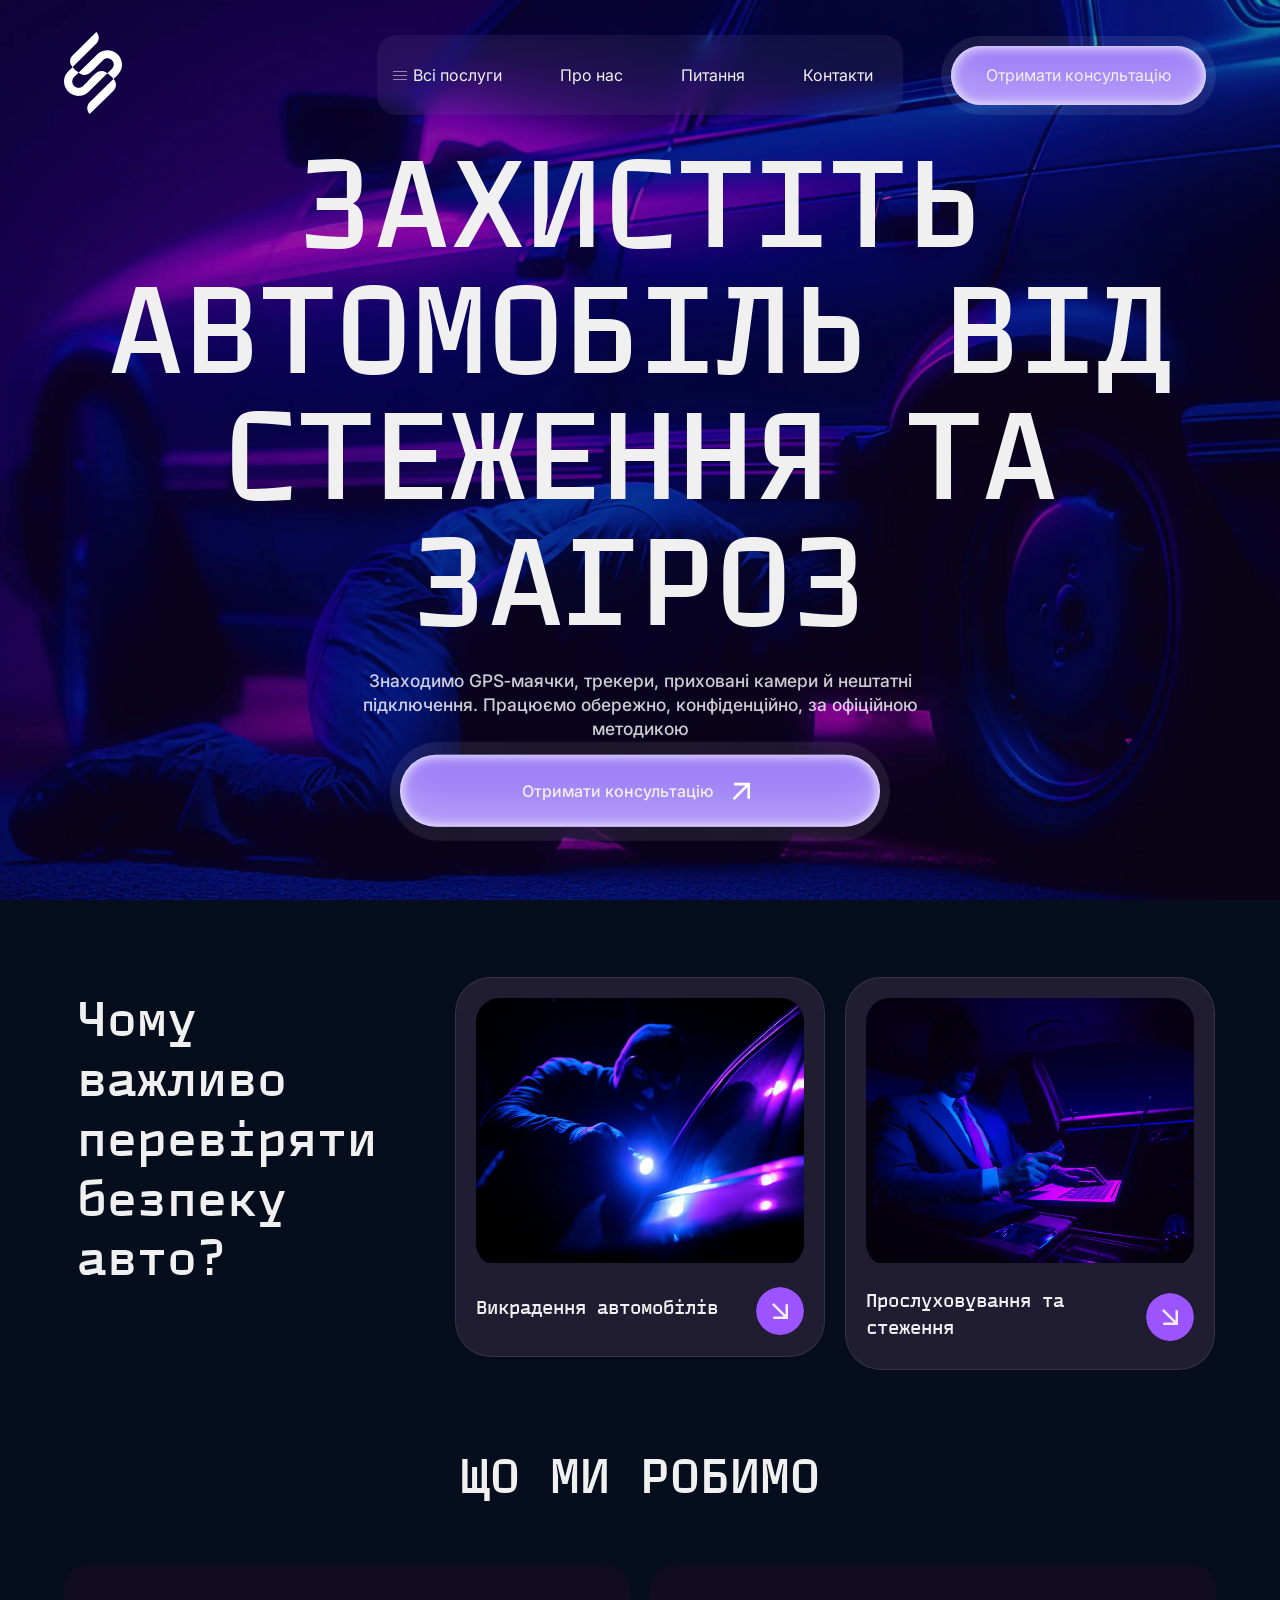
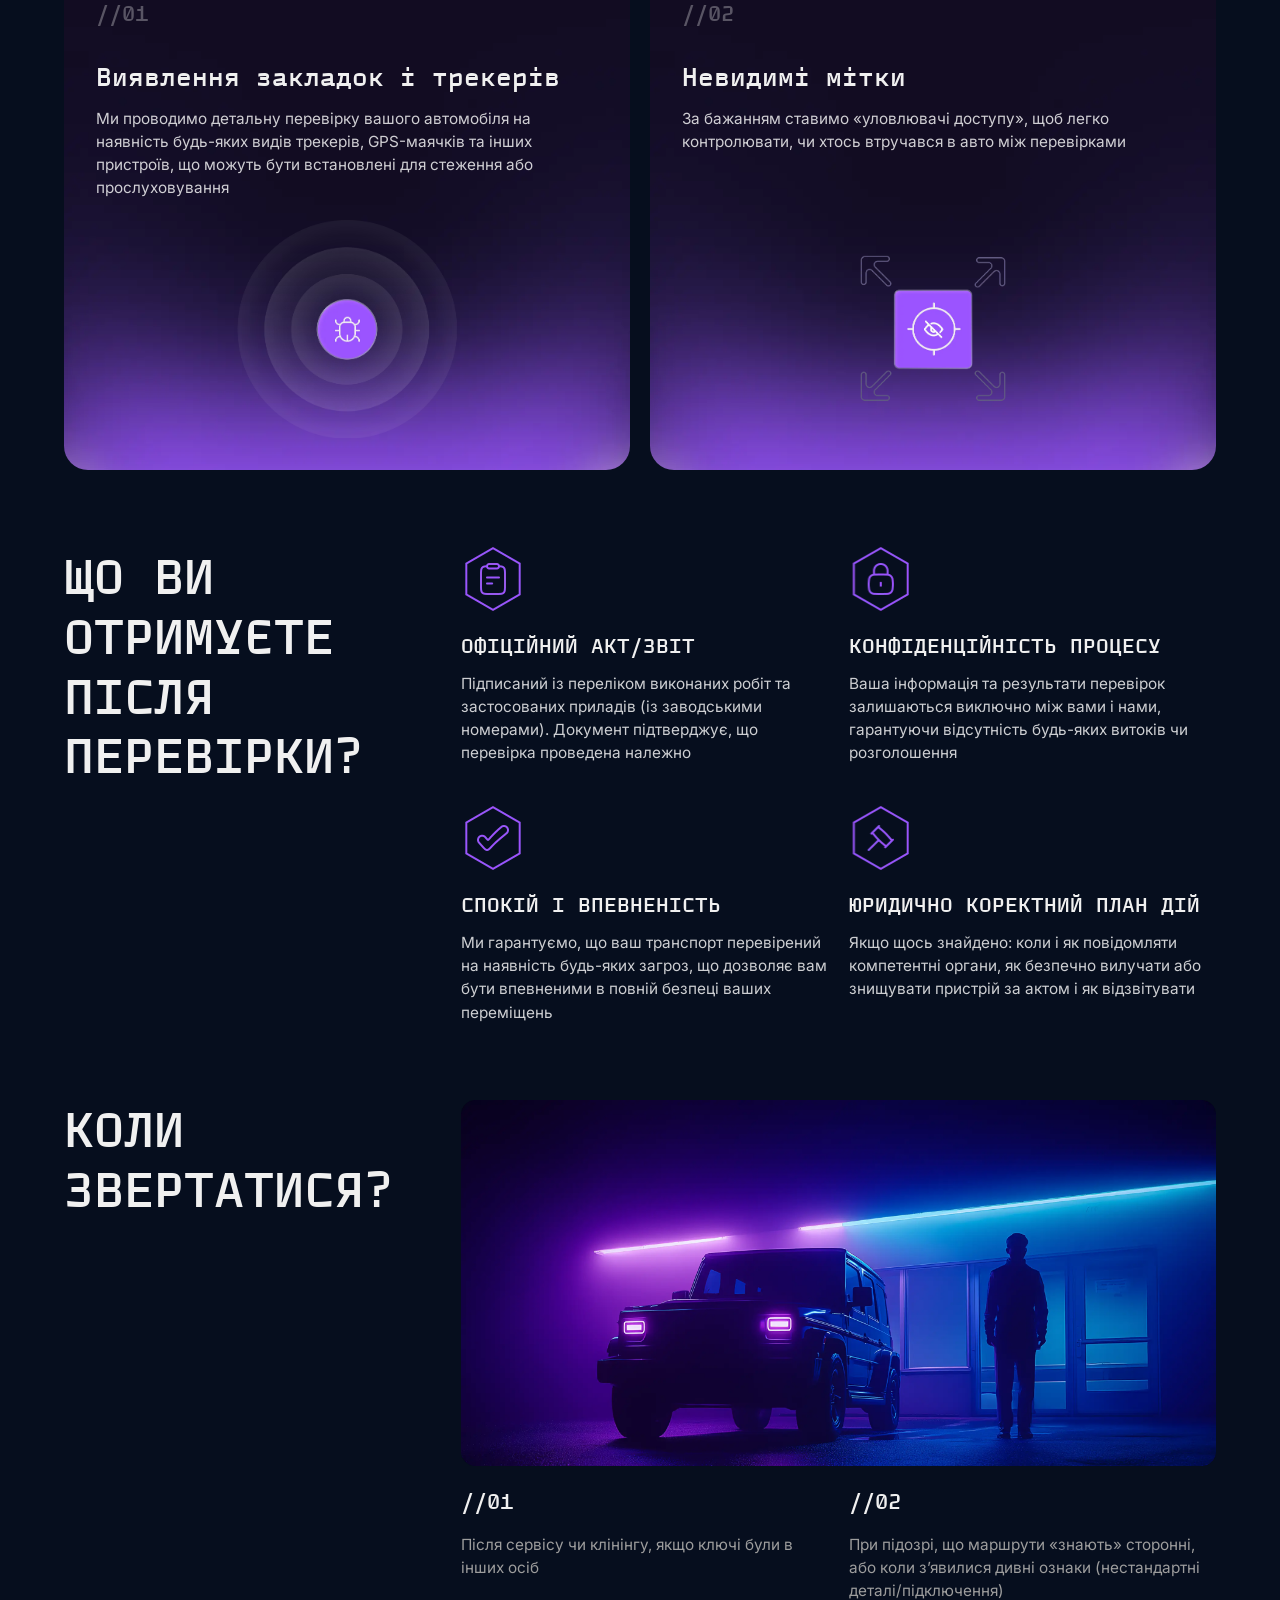
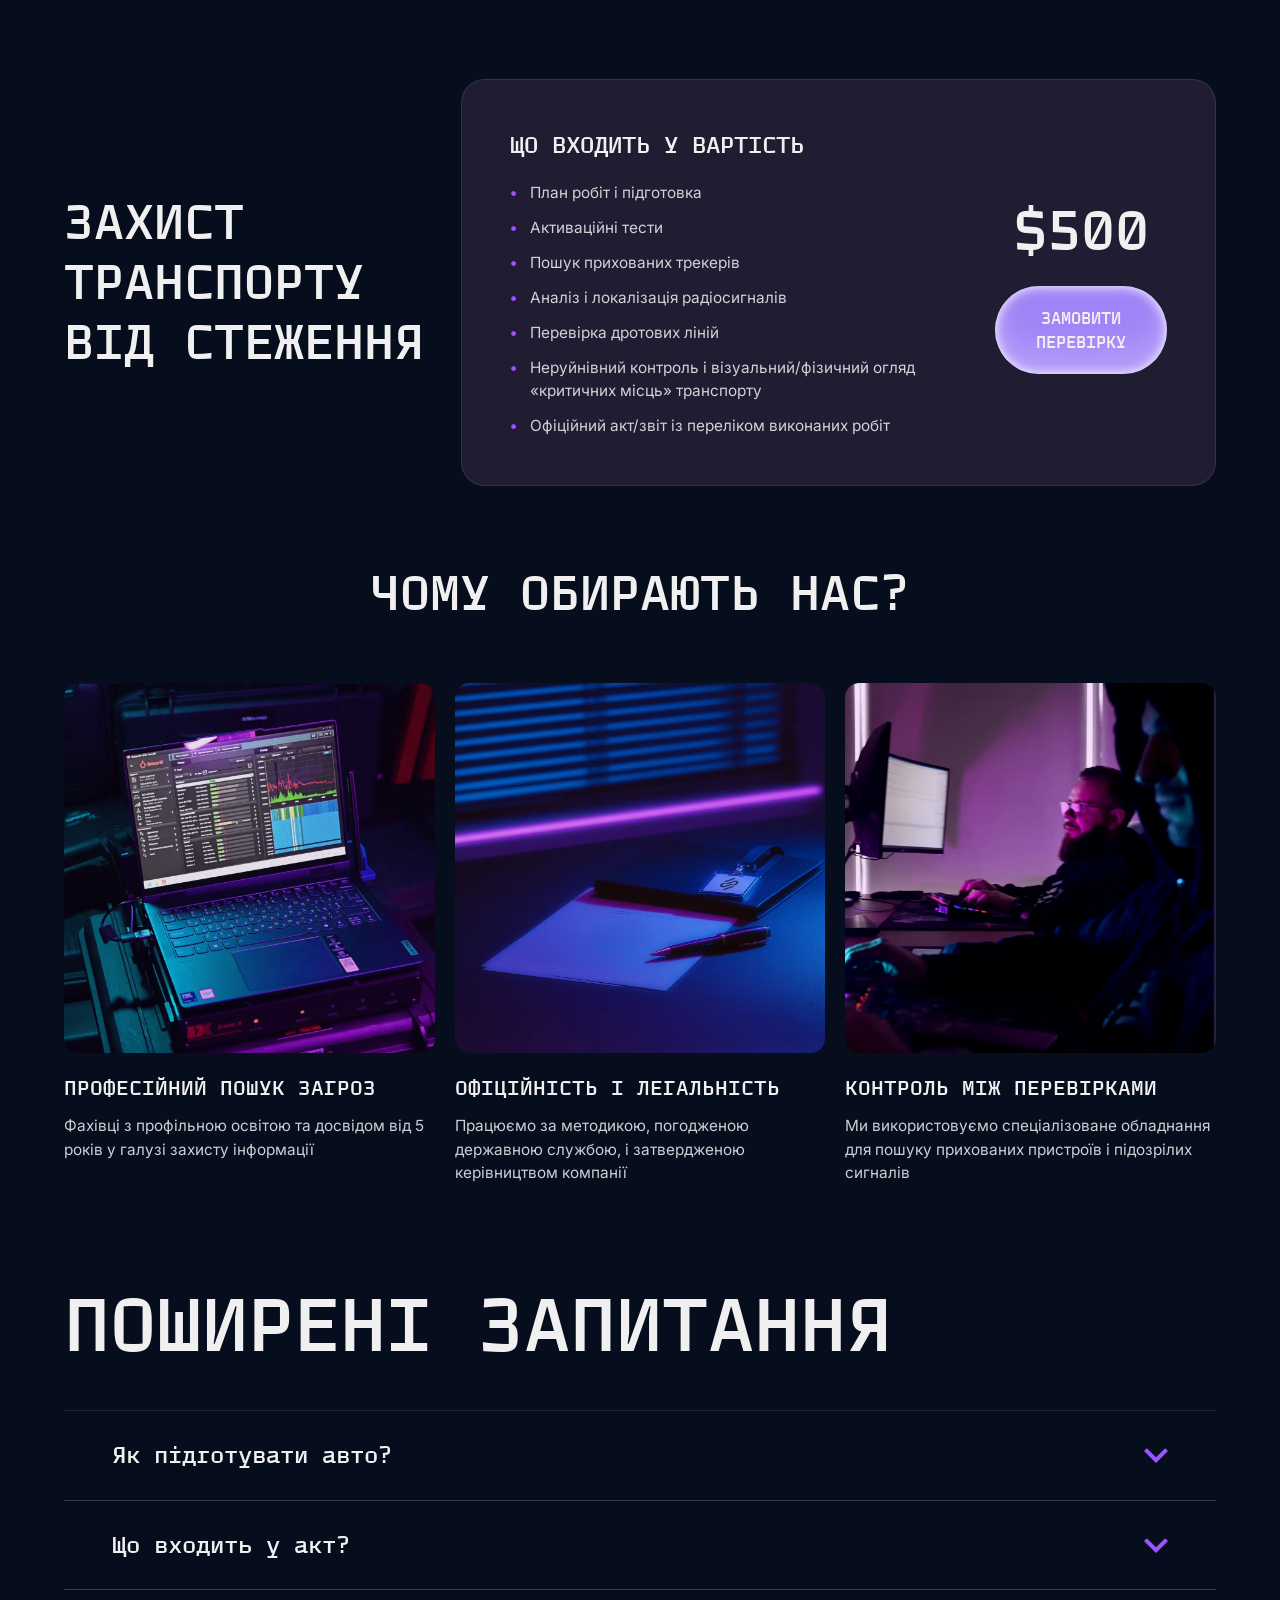
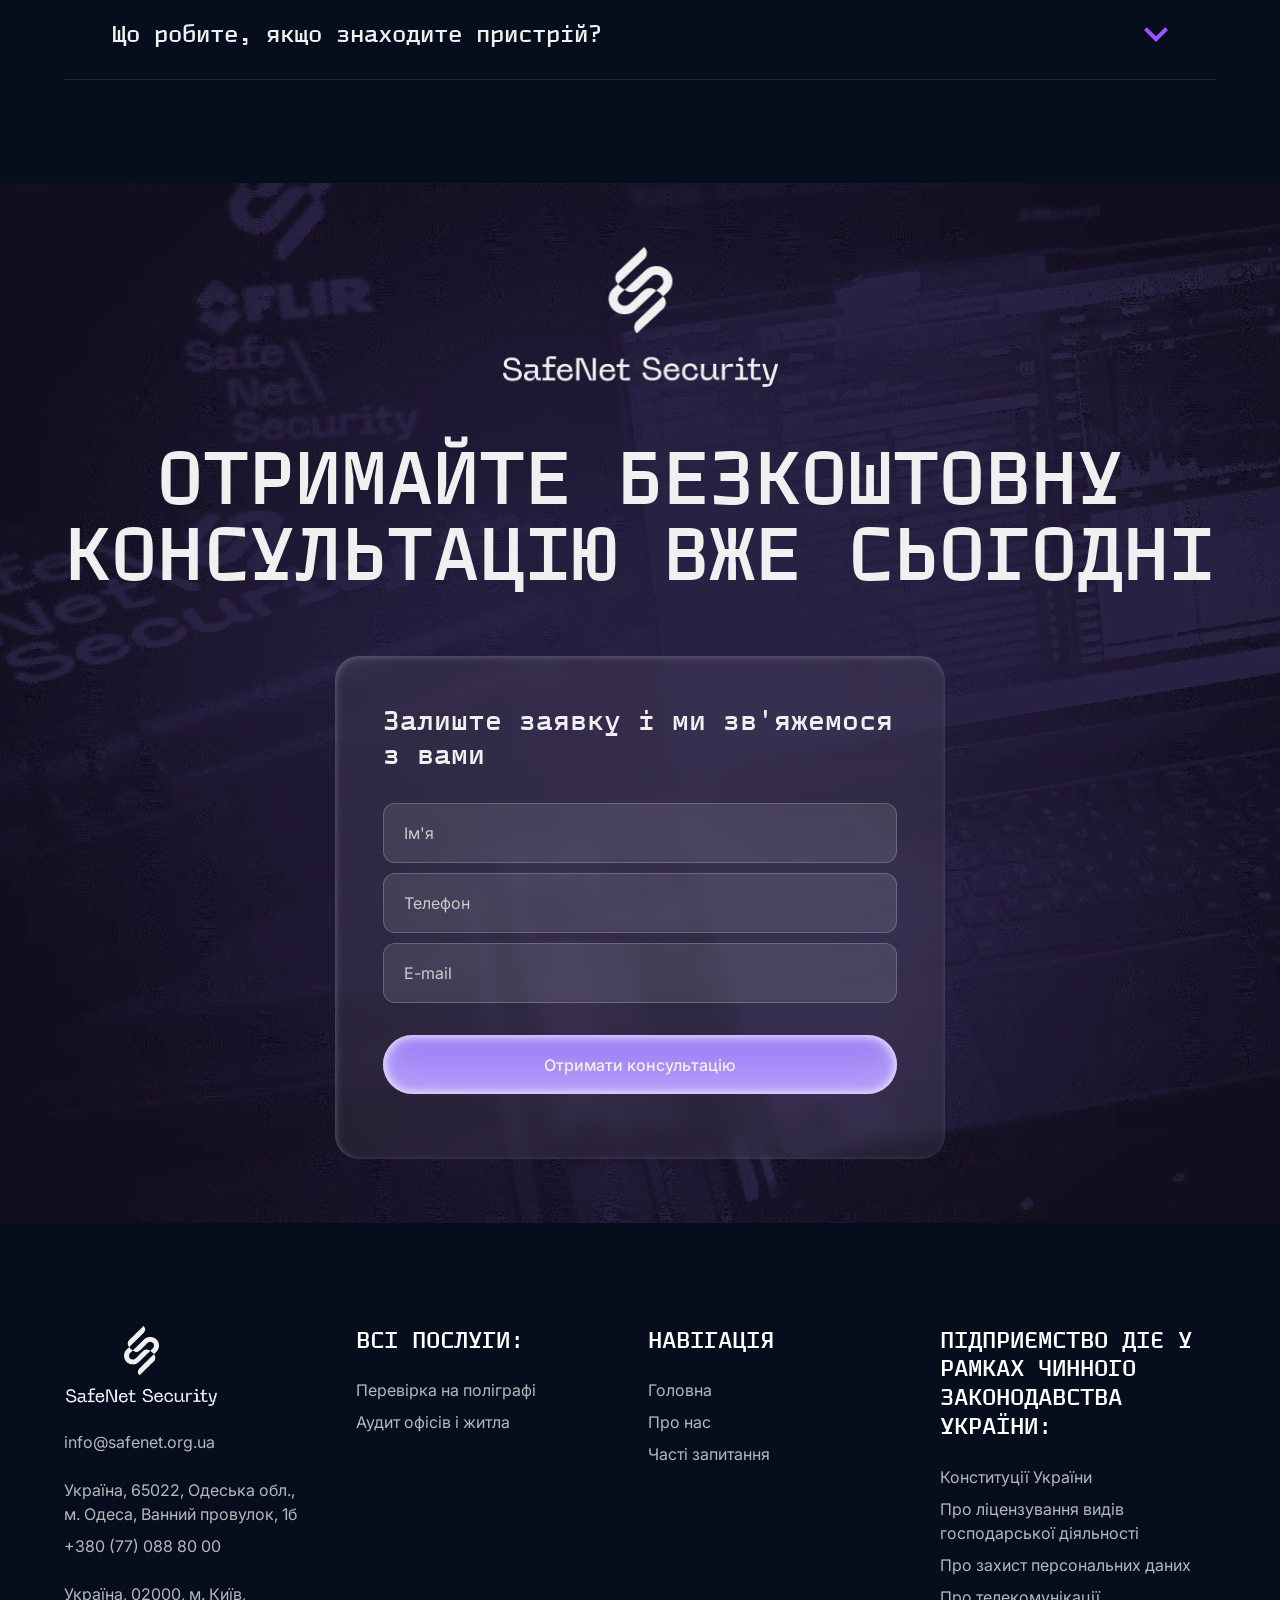
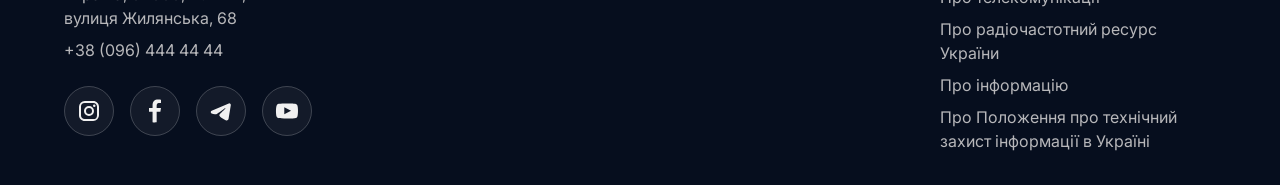
<file: pages/car-protect.html>
<!DOCTYPE html>
<html lang="uk">
<head>
    <meta charset="UTF-8">
    <meta name="viewport" content="width=device-width, initial-scale=1.0">
    
    <!-- SEO Meta Tags -->
    <title>Захист транспорту від стеження Україна | Технічна безпека авто | SafeNet Security</title>
    <meta name="description" content="Професійний захист транспорту від стеження в Україні. Технічна безпека автомобілів, пошук GPS трекерів, захист від прослуховування в авто.">
    <meta name="keywords" content="захист транспорту від стеження Україна, технічна безпека автомобілів, пошук GPS трекерів, захист від прослуховування в авто, counter-surveillance Україна, vehicle security audit, GPS tracking detection, car bug sweep, automotive security, захист авто від стеження, детекція GPS маячків, технічна безпека транспортних засобів, counter-surveillance авто, vehicle tracking detection, car security inspection, automotive anti-surveillance, захист від GPS стеження, технічна безпека машин, vehicle security, GPS tracker detection, car surveillance protection, automotive security audit, vehicle counter-surveillance, GPS tracking protection, car bug detection, vehicle security sweep, захист транспорту від стеження Одеса, технічна безпека автомобілів Одеса, пошук GPS трекерів Одеса, захист від прослуховування в авто Одеса, counter-surveillance Одеса, vehicle security audit Одеса, GPS tracking detection Одеса, car bug sweep Одеса, automotive security Одеса, захист авто від стеження Одеса, детекція GPS маячків Одеса, технічна безпека транспортних засобів Одеса, counter-surveillance авто Одеса, vehicle tracking detection Одеса, car security inspection Одеса, automotive anti-surveillance Одеса, захист від GPS стеження Одеса, технічна безпека машин Одеса, vehicle security Одеса, GPS tracker detection Одеса, car surveillance protection Одеса, automotive security audit Одеса, vehicle counter-surveillance Одеса, GPS tracking protection Одеса, car bug detection Одеса, vehicle security sweep Одеса, защита транспорта от слежения Украина, техническая безопасность автомобилей, поиск GPS трекеров, защита от прослушивания в авто, противодействие наблюдению Украина, аудит безопасности транспортных средств, обнаружение GPS слежения, поиск жучков в авто, автомобильная безопасность, защита авто от слежения, детекция GPS маячков, техническая безопасность транспортных средств, противодействие наблюдению авто, обнаружение слежения за транспортным средством, инспекция безопасности автомобиля, автомобильное противодействие наблюдению, защита от GPS слежения, техническая безопасность машин, безопасность транспортных средств, обнаружение GPS трекеров, защита от наблюдения за автомобилем, аудит автомобильной безопасности, противодействие наблюдению за транспортным средством, защита от GPS слежения, обнаружение жучков в автомобиле, поиск по безопасности транспортных средств, защита транспорта от слежения Одесса, техническая безопасность автомобилей Одесса, поиск GPS трекеров Одесса, защита от прослушивания в авто Одесса, противодействие наблюдению Одесса, аудит безопасности транспортных средств Одесса, обнаружение GPS слежения Одесса, поиск жучков в авто Одесса, автомобильная безопасность Одесса, защита авто от слежения Одесса, детекция GPS маячков Одесса, техническая безопасность транспортных средств Одесса, противодействие наблюдению авто Одесса, обнаружение слежения за транспортным средством Одесса, инспекция безопасности автомобиля Одесса, автомобильное противодействие наблюдению Одесса, защита от GPS слежения Одесса, техническая безопасность машин Одесса, безопасность транспортных средств Одесса, обнаружение GPS трекеров Одесса, защита от наблюдения за автомобилем Одесса, аудит автомобильной безопасности Одесса, противодействие наблюдению за транспортным средством Одесса, защита от GPS слежения Одесса, обнаружение жучков в автомобиле Одесса, поиск по безопасности транспортных средств Одесса">
    <meta name="author" content="SafeNet Security">
    <meta name="robots" content="index, follow">
    <link rel="canonical" href="https://safenet.com.ua/pages/car-protect.html">
    
    <!-- Open Graph Meta Tags -->
    <meta property="og:title" content="Захист транспорту від стеження Україна | SafeNet Security">
    <meta property="og:description" content="Професійний захист транспорту від стеження. Технічна безпека автомобілів, пошук GPS трекерів, захист від прослуховування.">
    <meta property="og:type" content="website">
    <meta property="og:url" content="https://safenet.com.ua/pages/car-protect.html">
    <meta property="og:image" content="https://safenet.com.ua/images/car-protect-bg.webp">
    <meta property="og:site_name" content="SafeNet Security">
    <meta property="og:locale" content="uk_UA">
    
    <!-- Twitter Card Meta Tags -->
    <meta name="twitter:card" content="summary_large_image">
    <meta name="twitter:title" content="Захист транспорту від стеження Україна | SafeNet Security">
    <meta name="twitter:description" content="Професійний захист транспорту від стеження. Технічна безпека автомобілів, пошук GPS трекерів.">
    <meta name="twitter:image" content="https://safenet.com.ua/images/car-protect-bg.webp">
    <link rel="stylesheet" href="../css/car-protect.css">
    <link rel="stylesheet" href="https://cdn.jsdelivr.net/npm/swiper@11/swiper-bundle.min.css">

    <link rel="preconnect" href="https://fonts.googleapis.com">
    <link rel="preconnect" href="https://fonts.gstatic.com" crossorigin>
    <link href="https://fonts.googleapis.com/css2?family=Inter:ital,opsz,wght@0,14..32,100..900;1,14..32,100..900&display=swap" rel="stylesheet">

    <link rel="icon" type="image/png" href="../favicon/favicon-96x96.png" sizes="96x96">
    <link rel="icon" type="image/svg+xml" href="../favicon/favicon.svg">
    <link rel="shortcut icon" href="../favicon/favicon.ico">
    <link rel="apple-touch-icon" sizes="180x180" href="../favicon/apple-touch-icon.png">
    <meta name="apple-mobile-web-app-title" content="MyWebSite">
    <link rel="manifest" href="../favicon/site.webmanifest">
<script>
  !function(f,b,e,v,n,t,s)
  {if(f.fbq)return;n=f.fbq=function(){n.callMethod?
  n.callMethod.apply(n,arguments):n.queue.push(arguments)};
  if(!f._fbq)f._fbq=n;n.push=n;n.loaded=!0;n.version='2.0';
  n.queue=[];t=b.createElement(e);t.async=!0;
  t.src=v;s=b.getElementsByTagName(e)[0];
  s.parentNode.insertBefore(t,s)}(window, document,'script',
  'https://connect.facebook.net/en_US/fbevents.js');
  fbq('init', '4183670531952731');
  fbq('track', 'PageView');
  </script>

  <script>
    (function(c,l,a,r,i,t,y){
        c[a]=c[a]||function(){(c[a].q=c[a].q||[]).push(arguments)};
        t=l.createElement(r);t.async=1;t.src="https://www.clarity.ms/tag/"+i;
        y=l.getElementsByTagName(r)[0];y.parentNode.insertBefore(t,y);
    })(window, document, "clarity", "script", "t94qicloou");
</script>

<!-- Google tag (gtag.js) -->
<script async src="https://www.googletagmanager.com/gtag/js?id=AW-17231919704"></script>
<script>
  window.dataLayer = window.dataLayer || [];
  function gtag(){dataLayer.push(arguments);}
  gtag('js', new Date());

  gtag('config', 'AW-17231919704');
</script>

<!-- Google Tag Manager -->
<script>(function(w,d,s,l,i){w[l]=w[l]||[];w[l].push({'gtm.start':
    new Date().getTime(),event:'gtm.js'});var f=d.getElementsByTagName(s)[0],
    j=d.createElement(s),dl=l!='dataLayer'?'&l='+l:'';j.async=true;j.src=
    'https://www.googletagmanager.com/gtm.js?id='+i+dl;f.parentNode.insertBefore(j,f);
    })(window,document,'script','dataLayer','GTM-W5Q69R6W');</script>
    <!-- End Google Tag Manager -->
</head>
<body>

<!-- Google Tag Manager (noscript) -->
<noscript><iframe src="https://www.googletagmanager.com/ns.html?id=GTM-W5Q69R6W"
    height="0" width="0" style="display:none;visibility:hidden"></iframe></noscript>
    <!-- End Google Tag Manager (noscript) -->

    <!-- Facebook Pixel (noscript) -->
    <noscript>
      <img height="1" width="1" style="display:none" src="https://www.facebook.com/tr?id=4183670531952731&ev=PageView&noscript=1" alt="">
    </noscript>
    <header class="header container">
        <div class="video-background">
            <img src="../images/car-audit-bg.webp" alt="Background" style="width: 100%; height: 100%; object-fit: cover;">
        </div>
        <div class="header-container">
            <a href="../index.html" class="logo">
                <div class="logo-container">
                    <svg width="58" height="82" viewBox="0 0 58 82" fill="none" xmlns="http://www.w3.org/2000/svg"><path d="M32.273.001c.241-.054 1.29 1.533 1.447 1.817 1.843 3.353 1.142 7.27-1.518 9.964L8.62 35.014a13.36 13.36 0 0 0 6.151 5.407l19.607-19.202c10.678-8.045 25.732.688 23.376 13.933-.931 5.23-4.665 8.25-8.258 11.775 3.218 3.084 3.27 8.212.264 11.46L25.679 82c-3.144-3.066-3.17-8.186-.22-11.384L49.363 46.93c-.957-1.642-2.52-3.206-4.109-4.283-.33-.224-1.816-1.178-2.094-1.064-5.238 5.167-10.471 10.337-15.72 15.493-3.496 3.433-5.826 6.115-11.157 6.705C2.989 65.248-5.068 49.93 3.608 39.959c.621-.714 4.72-4.447 4.807-4.776.056-.21-.883-1.264-1.097-1.61-1.93-3.121-1.61-6.875.711-9.69zm10.194 26.324c-.994.126-2.234.712-3.006 1.332-4.461 4.003-8.502 8.922-13.002 12.83-2.838 2.466-6.344 3.277-9.824 1.478-.45-.232-1.716-1.309-1.824-1.337-.154-.04-.267 0-.376.11-2.03 2.356-5.725 4.605-6.119 7.895-.698 5.816 5.908 9.283 10.487 5.522 4.58-3.762 8.671-9.31 13.267-13.087 2.808-2.307 6.629-2.667 9.776-.785.439.264 1.044.916 1.317 1.054.103.052.164.086.261 0 3.039-3.366 8.042-5.999 5.791-11.314-1.132-2.677-3.84-4.062-6.748-3.694z" fill="#fff"/></svg>
                </div>
            </a>

            <nav class="nav">
                <ul class="nav-list">
                    <li class="nav-item nav-item-active dropdown" id="dropdown-trigger">
                        <div class="nav-item-line-container">
                            <span class="nav-item-line"></span>
                            <span class="nav-item-line"></span>
                            <span class="nav-item-line"></span>
                        </div>
                        <button class="nav-link nav-link-active">Всі послуги</button>
                    </li>

                    <li class="nav-item"><a href="../index.html#about" class="nav-link">Про нас</a></li>
                    <li class="nav-item"><a href="../index.html#faq" class="nav-link">Питання</a></li>
                    <li class="nav-item"><a href="../index.html#contacts" class="nav-link">Контакти</a></li>
                </ul>
            </nav>

            <!-- Dropdown Menu -->
            <div class="dropdown-menu" id="dropdown-menu">
                <ul>
                    <li><a href="./polygraf.html" class="dropdown-link">Перевірка на поліграфі</a></li>
                    <li><a href="./office-check.html" class="dropdown-link">Аудит офісів і житла</a></li>
                </ul>
            </div>

            <div class="cta-btn-container">
                <a href="#consultation" class="cta-btn">Отримати консультацію</a>
            </div>

            <div class="burger-menu" id="burger-menu">
                <ul>
                    <li class="burger-hr"></li>
                    <li class="burger-link burger-dropdown" id="burger-dropdown-trigger">
                        <div class="burger-nav-item-container">
                            <div class="burger-nav-item-line-container">
                                <span class="burger-nav-item-line"></span>
                                <span class="burger-nav-item-line"></span>
                                <span class="burger-nav-item-line"></span>
                            </div>
                            <button>Всі послуги</button>
                        </div>
                        <div class="burger-dropdown-menu" id="burger-dropdown-menu">
                            <ul>
                                <li><a href="./polygraf.html" class="burger-dropdown-link">
                                    <svg class="burger-dropdown-arrow" width="7" height="10" viewBox="0 0 7 10" fill="none" xmlns="http://www.w3.org/2000/svg"><path d="M.158 8.825 3.975 5 .158 1.175 1.333 0l5 5-5 5z" fill="#CBCBCB"/></svg>
                                    Перевірка на поліграфі
                                </a></li>
                                <li><a href="./office-check.html" class="burger-dropdown-link">
                                    <svg class="burger-dropdown-arrow" width="7" height="10" viewBox="0 0 7 10" fill="none" xmlns="http://www.w3.org/2000/svg"><path d="M.158 8.825 3.975 5 .158 1.175 1.333 0l5 5-5 5z" fill="#CBCBCB"/></svg>
                                    Аудит офісів і житла
                                </a></li>
                            </ul>
                        </div>
                    </li>
                    <li class="burger-hr"></li>
                    <li class="burger-link"><a href="../index.html#about">Про нас</a></li>
                    <li class="burger-hr"></li>
                    <li class="burger-link"><a href="../index.html#faq">Питання</a></li>
                    <li class="burger-hr"></li>
                    <li class="burger-link"><a href="../index.html#contacts">Контакти</a></li>
                    <li class="burger-hr"></li>
                </ul>
            </div>

            <div class="burger-icon" id="burger-icon">
                <div class="burger-stick"></div>
                <div class="burger-stick"></div>
            </div>
        </div>
            
        <div class="header-content">
            <h1 class="header-title">Захистіть <br> автомобіль від <br> стеження та загроз</h1>
            <p class="header-description">Знаходимо GPS‑маячки, трекери, приховані камери й нештатні підключення. Працюємо обережно, конфіденційно, за офіційною методикою</p>

            <div class="header-cta-btn-container">
                <a href="#consultation" class="header-cta-btn header-cta-btn-hero">
                    Отримати консультацію
                    <svg width="32" height="32" viewBox="0 0 32 32" fill="none" xmlns="http://www.w3.org/2000/svg"><g clip-path="url(#a)"><path d="M8 8v2.667h11.453L6.667 23.453l1.88 1.88 12.786-12.786V24H24V8z" fill="#fff"/></g><defs><clipPath id="a"><path fill="#fff" d="M0 0h32v32H0z"/></clipPath></defs></svg>
                </a>
            </div>
        </div>
    </header>

    <!-- Why Audit Section -->
    <section class="why-audit-section section-margin">
        <div class="container">
            <div class="why-audit-blocks">
                <div class="why-audit-title-block">
                    <h2 class="why-audit-title">Чому важливо перевіряти<br>безпеку авто?</h2>
                </div>

                <div class="card" data-card="1">
                    <div class="card-image">
                        <img src="../images/why-car-audit1.webp" alt="Витік конфіденційної інформації">
                    </div>
                    <div class="card-content">
                        <div class="card-text">
                            <h3>Викрадення автомобілів</h3>
                        </div>
                        <div class="expand-icon">
                            <svg width="48" height="49" viewBox="0 0 48 49" fill="none" xmlns="http://www.w3.org/2000/svg">
                                <g clip-path="url(#clip0_543_2050_1)">
                                    <rect y="0.0546875" width="48" height="48" rx="24" fill="#9B54FF"/>
                                    <path d="M32 17.2855L29.5385 17.2855L29.5385 27.8578L17.7354 16.0547L16 17.7901L27.8031 29.5931L17.2308 29.5931L17.2308 32.0547L32 32.0547L32 17.2855Z" fill="#F0F0F0"/>
                                </g>
                                <defs>
                                    <clipPath id="clip0_543_2050_1">
                                        <rect y="0.0546875" width="48" height="48" rx="24" fill="white"/>
                                    </clipPath>
                                </defs>
                            </svg>
                        </div>
                    </div>
                    <div class="card-details">
                        <p>Незаконне стеження загрожує безпеці, маршрутам і зустрічам. Своєчасна перевірка повертає контроль і спокій</p>
                    </div>
                </div>

                <div class="card" data-card="2">
                    <div class="card-image">
                        <img src="../images/why-car-audit2.webp" alt="Приховані камери й прослуховування">
                    </div>
                    <div class="card-content">
                        <div class="card-text">
                            <h3>Прослуховування та стеження</h3>
                        </div>
                        <div class="expand-icon">
                            <svg width="48" height="49" viewBox="0 0 48 49" fill="none" xmlns="http://www.w3.org/2000/svg">
                                <g clip-path="url(#clip0_543_2050_2)">
                                    <rect y="0.0546875" width="48" height="48" rx="24" fill="#9B54FF"/>
                                    <path d="M32 17.2855L29.5385 17.2855L29.5385 27.8578L17.7354 16.0547L16 17.7901L27.8031 29.5931L17.2308 29.5931L17.2308 32.0547L32 32.0547L32 17.2855Z" fill="#F0F0F0"/>
                                </g>
                                <defs>
                                    <clipPath id="clip0_543_2050_2">
                                        <rect y="0.0546875" width="48" height="48" rx="24" fill="white"/>
                                    </clipPath>
                                </defs>
                            </svg>
                        </div>
                    </div>
                    <div class="card-details">
                        <p>Загроза для приватного життя, яка може призвести до серйозних юридичних та фінансових наслідків</p>
                    </div>
                </div>
            </div>
        </div>
    </section>

    <!-- Advantages Section -->
    <section class="advantages-section section-margin">
        <div class="container">
            <h2 class="advantages-title fade-in">ЩО МИ РОБИМО</h2>
            
            <div class="advantages-cards">
                <div class="advantage-card fade-in-left">
                    <div class="advantage-number">//01</div>
                    <div class="advantage-content">
                        <h3>Виявлення закладок і трекерів</h3>
                        <p>Ми проводимо детальну перевірку вашого автомобіля на наявність будь-яких видів трекерів, GPS-маячків та інших пристроїв, що можуть бути встановлені для стеження або прослуховування</p>
                    </div>
                    <div class="advantage-image">
                        <img src="../images/car-advantages1.webp" alt="Легальність">
                    </div>
                </div>

                <div class="advantage-card fade-in-left">
                    <div class="advantage-number">//02</div>
                    <div class="advantage-content">
                        <h3>Невидимі мітки</h3>
                        <p>За бажанням ставимо «уловлювачі доступу», щоб легко контролювати, чи хтось втручався в авто між перевірками</p>
                    </div>
                    <div class="advantage-image">
                        <img src="../images/car-advantages2.webp" alt="Точність">
                    </div>
                </div>

            </div>
        </div>
    </section>


    <!-- Results Section -->
    <section class="results-section section-margin">
        <div class="container">
            <div class="results-grid">
                <div class="results-title-block">
                    <h2 class="results-title">Що ви отримуєте після перевірки?</h2>
                </div>
                
                <div class="results-cards">
                    <div class="result-card">
                        <div class="result-image">
                            <img src="../images/result1.webp" alt="Офіційний акт/звіт">
                        </div>
                        <div class="result-content">
                            <h3>Офіційний акт/звіт</h3>
                            <p>Підписаний із переліком виконаних робіт та застосованих приладів (із заводськими номерами). Документ підтверджує, що перевірка проведена належно</p>
                        </div>
                    </div>

                    <div class="result-card">
                        <div class="result-image">
                            <img src="../images/result2.webp" alt="Конфіденційність процесу">
                        </div>
                        <div class="result-content">
                            <h3>Конфіденційність процесу</h3>
                            <p>Ваша інформація та результати перевірок залишаються виключно між вами і нами, гарантуючи відсутність будь-яких витоків чи розголошення</p>
                        </div>
                    </div>
                </div>
                
                <div class="results-cards-second">
                    <div class="result-card">
                        <div class="result-image">
                            <img src="../images/result3.webp" alt="Спокій і впевненість">
                        </div>
                        <div class="result-content">
                            <h3>Спокій і впевненість</h3>
                            <p>Ми гарантуємо, що ваш транспорт перевірений на наявність будь-яких загроз, що дозволяє вам бути впевненими в повній безпеці ваших переміщень</p>
                        </div>
                    </div>

                    <div class="result-card">
                        <div class="result-image">
                            <img src="../images/result4.webp" alt="Юридично коректний план дій">
                        </div>
                        <div class="result-content">
                            <h3>Юридично коректний план дій</h3>
                            <p>Якщо щось знайдено: коли і як повідомляти компетентні органи, як безпечно вилучати або знищувати пристрій за актом і як відзвітувати</p>
                        </div>
                    </div>
                </div>
            </div>
        </div>
    </section>

    <section class="when-contact-section section-margin">
        <div class="container">
            <div class="when-contact-grid">
                <div class="when-contact-title-block">
                    <h2 class="when-contact-title">Коли звертатися?</h2>
                </div>
                
                <div class="when-contact-content">
                    <div class="when-contact-image">
                        <img src="../images/car-when-contact.webp" alt="Коли звертатися">
                    </div>
                    
                    <div class="when-contact-cards">
                        <div class="when-contact-card">
                            <div class="when-contact-number">//01</div>
                            <div class="when-contact-text">
                                <p>Після сервісу чи клінінгу, якщо ключі були в інших осіб</p>
                            </div>
                        </div>

                        <div class="when-contact-card">
                            <div class="when-contact-number">//02</div>
                            <div class="when-contact-text">
                                <p>При підозрі, що маршрути «знають» сторонні, або коли з’явилися дивні ознаки (нестандартні деталі/підключення)</p>
                            </div>
                        </div>
                    </div>
                </div>
            </div>
        </div>
    </section>

    <!-- Audit Pricing Section -->
    <section class="audit-pricing-section section-margin">
        <div class="container">
            <div class="audit-pricing-grid">
                <div class="audit-pricing-title-block">
                    <h2 class="audit-pricing-title">Захист транспорту від стеження</h2>
                </div>
                
                <div class="audit-pricing-content">
                    <div class="audit-pricing-list">
                        <h3>Що входить у вартість</h3>
                        <ul>
                            <li>План робіт і підготовка</li>
                            <li>Активаційні тести</li>
                            <li>Пошук прихованих трекерів</li>
                            <li>Аналіз і локалізація радіосигналів</li>
                            <li>Перевірка дротових ліній</li>
                            <li>Неруйнівний контроль і візуальний/фізичний огляд «критичних місць» транспорту</li>
                            <li>Офіційний акт/звіт із переліком виконаних робіт</li>
                        </ul>
                    </div>
                    
                    <div class="audit-pricing-info">
                        <div class="pricing-row">
                            <span class="new-price">$500</span>
                        </div>
                        <button class="pricing-btn pricing-btn-full">Замовити перевірку</button>
                    </div>
                </div>
            </div>
        </div>
    </section>

    <!-- Why Choose Us Section -->
    <section class="why-choose-section section-margin">
        <div class="container">
            <h2 class="why-choose-title">Чому обирають нас?</h2>
            
            <div class="why-choose-cards">
                <div class="why-choose-card">
                    <div class="why-choose-image">
                        <img src="../images/car-why-choose1.webp" alt="Кваліфікована команда">
                    </div>
                    <div class="why-choose-content">
                        <h3>Професійний пошук загроз</h3>
                        <p>Фахівці з профільною освітою та досвідом від 5 років у галузі захисту інформації</p>
                    </div>
                </div>

                <div class="why-choose-card">
                    <div class="why-choose-image">
                        <img src="../images/car-why-choose2.webp" alt="Другий блок">
                    </div>
                    <div class="why-choose-content">
                        <h3>Офіційність і легальність</h3>
                        <p>Працюємо за методикою, погодженою державною службою, і затвердженою керівництвом компанії</p>
                    </div>
                </div>

                <div class="why-choose-card">
                    <div class="why-choose-image">
                        <img src="../images/car-why-choose3.webp" alt="Третій блок">
                    </div>
                    <div class="why-choose-content">
                        <h3>Контроль між перевірками</h3>
                        <p>Ми використовуємо спеціалізоване обладнання для пошуку прихованих пристроїв і підозрілих сигналів</p>
                    </div>
                </div>
            </div>
        </div>
    </section>

    <!-- FAQ Section -->
    <section class="faq container" id="faq">
        <h2 class="faq__title">Поширені запитання</h2>
        
        <div class="faq__items">

            <div class="faq__item">
                <div class="faq__header">
                    <h3 class="faq__question">Як підготувати авто?</h3>
                    <svg class="faq__arrow" width="24" height="15" viewBox="0 0 24 15" fill="none" xmlns="http://www.w3.org/2000/svg"><path d="M2.82.18 12 9.34 21.18.18 24 3 12 15 0 3z" fill="#9B54FF"/></svg>
                </div>
                <div class="faq__content">
                    <p class="faq__answer">Приберіть сторонні електронні пристрої, звільніть салон/багажник; бажано, щоб авто «охололо» перед оглядом</p>
                </div>
            </div>

            <div class="faq__item">
                <div class="faq__header">
                    <h3 class="faq__question">Що входить у акт?</h3>
                    <svg class="faq__arrow" width="24" height="15" viewBox="0 0 24 15" fill="none" xmlns="http://www.w3.org/2000/svg"><path d="M2.82.18 12 9.34 21.18.18 24 3 12 15 0 3z" fill="#9B54FF"/></svg>
                </div>
                <div class="faq__content">
                    <p class="faq__answer">Підстава і терміни, опис об’єкта, спосіб проведення, склад команди, перелік робіт, застосовані прилади із серійними номерами, результати та подальші кроки</p>
                </div>
            </div>

            <div class="faq__item">
                <div class="faq__header">
                    <h3 class="faq__question">Що робите, якщо знаходите пристрій?</h3>
                    <svg class="faq__arrow" width="24" height="15" viewBox="0 0 24 15" fill="none" xmlns="http://www.w3.org/2000/svg"><path d="M2.82.18 12 9.34 21.18.18 24 3 12 15 0 3z" fill="#9B54FF"/></svg>
                </div>
                <div class="faq__content">
                    <p class="faq__answer">Дотримуємося законної процедури: повідомляємо компетентні органи, організуємо вилучення/передачу за актом або безпечне знищення і звітуємо за встановленими правилами.</p>
                </div>
            </div>
        </div>
    </section>

    <section class="consultation" id="consultation">
        <div class="container">
            <img src="../img/logo.webp" alt="logo" class="consultation__logo" width="275" height="140">
            <h2 class="consultation__title">Отримайте безкоштовну <br> консультацію вже сьогодні</h2>

            <form class="consultation__form">
                <h3 class="consultation__form-title">Залиште заявку і ми зв'яжемося з вами</h3>
                
                <div class="consultation__form-inputs">
                    <input type="text" placeholder="Ім'я" class="consultation__input" id="firstName" required>
                    <input type="tel" placeholder="Телефон" class="consultation__input" id="phone">
                    <input type="email" placeholder="E-mail" class="consultation__input" id="email">
                </div>
                
                <button type="submit" class="consultation__btn">Отримати консультацію</button>
            </form>
        </div>
    </section>

    <footer class="footer container" id="contacts">
        <div class="footer__inner footer__desktop">
            <div class="footer__column footer-column">
                <a href="../index.html" class="footer-column__logo-link">
                    <img src="../img/logo.webp" alt="" class="footer-column__logo" width="155" height="80">
                </a>

                <div class="footer-column__block">
                    <a href="mailto:info@safenet.org.ua" class="footer-column__link" target="_blank">info@safenet.org.ua</a>
                </div>

                <div class="footer-column__block">
                    <p class="footer-column__text">
                        Україна, 65022, Одеська обл., <br> м. Одеса, Ванний провулок, 1б
                    </p>
                    <a href="tel:+380770888000" class="footer-column__text">+380 (77) 088 80 00</a>
                </div>

                <div class="footer-column__block">
                    <p class="footer-column__text">
                        Україна, 02000, м. Київ, <br> вулиця Жилянська, 68
                    </p>
                    <a href="tel:+380964444444" class="footer-column__text">+38 (096) 444 44 44</a>
                </div>

                <div class="footer-column__socials">
                    <a href="https://www.instagram.com/safe.net.security?igsh=eTlybjZtbHBnaTFh" class="footer-column__social-link" target="_blank">
                        <img src="../img/inst.svg" alt="Instagram">
                    </a>
                    <a href="https://www.facebook.com/share/1AUpwiZ2hr/?mibextid=wwXIfr" class="footer-column__social-link" target="_blank">
                        <img src="../img/facebook.svg" alt="Facebook">
                    </a>
                    <a href="https://t.me/SafeNet_Security" class="footer-column__social-link" target="_blank">
                        <img src="../img/tg.svg" alt="Telegram">
                    </a>
                    <a href="https://www.youtube.com/@SafeNetSecurity1" class="footer-column__social-link" target="_blank">
                        <img src="../img/youtube.svg" alt="YouTube">
                    </a>
                </div>
            </div>

            <div class="footer__column footer-column">
                <p class="footer-column__title">Всi послуги:</p>

                <div class="footer-column__block footer-column__services">
                    <a href="./polygraf.html">Перевірка на поліграфі</a>
                    <a href="./office-check.html">Аудит офісів і житла</a>
                </div>
            </div>

            <div class="footer__column footer-column">
                <p class="footer-column__title">Навiгацiя</p>

                <div class="footer-column__block footer-column__nav">
                    <a href="../index.html" class="footer-column__link">Головна</a>
                    <a href="../index.html#about" class="footer-column__link">Про нас</a>
                    <a href="../index.html#faq" class="footer-column__link">Частi запитання</a>
                </div>
            </div>

            <div class="footer__column footer-column">
                <p class="footer-column__title">
                    Підприємство діє у рамках чинного законодавства України:
                </p>

                <div class="footer-column__block footer-column__docs">
                    <a href="https://zakon.rada.gov.ua/laws/show/254%D0%BA/96-%D0%B2%D1%80#Text" class="footer-column__link" target="_blank">Конституції України</a>
                    <a href="https://zakon.rada.gov.ua/laws/show/222-19#Text" class="footer-column__link" target="_blank">Про ліцензування видів господарської діяльності</a>
                    <a href="https://zakon.rada.gov.ua/laws/show/2297-17#Text" class="footer-column__link" target="_blank">Про захист персональних даних</a>
                    <a href="https://zakon.rada.gov.ua/laws/show/1280-15#Text" class="footer-column__link" target="_blank">Про телекомунікації</a>
                    <a href="https://zakon.rada.gov.ua/laws/show/1770-14#Text" class="footer-column__link" target="_blank">Про радіочастотний ресурс України</a>
                    <a href="https://zakon.rada.gov.ua/laws/show/2657-12#Text" class="footer-column__link" target="_blank">Про інформацію</a>
                    <a href="https://zakon.rada.gov.ua/laws/show/1229/99#Text" class="footer-column__link" target="_blank">Про Положення про технічний захист інформації в Україні</a>
                </div>
            </div>
        </div>

        <div class="footer__mobile">
            <div class="footer__mobile-row">
                <div class="footer__mobile-col">
                    <a href="../index.html" class="footer-column__logo-link">
                        <img src="../img/logo.webp" alt="" class="footer-column__logo" width="155" height="80">
                    </a>

                    <div class="footer-column__block">
                        <p class="footer-column__text-gray">Звʼяжіться з нами:</p>
                        <a href="mailto:info@safenet.org.ua" class="footer-column__link" target="_blank">info@safenet.org.ua</a>
                    </div>

                    <div class="footer-column__block">
                        <p class="footer-column__text-gray">Адреса:</p>
                        <p class="footer-column__text">
                            Україна, 65022, Одеська обл., <br> м. Одеса, Ванний провулок, 1б
                        </p>
                        <a href="tel:+380770888000" class="footer-column__text">+380 (77) 088 80 00</a>
                        <p class="footer-column__text">
                            Україна, 02000, м. Київ, <br> вулиця Жилянська, 68
                        </p>
                        <a href="tel:+380964444444" class="footer-column__text">+38 (096) 444 44 44</a>
                    </div>

                    <div class="footer-column__block">
                        <p class="footer-column__text-gray">Навiгацiя</p>
                        <div class="footer-column__block footer-column__nav">
                            <a href="../index.html" class="footer-column__link">Головна</a>
                            <a href="../index.html#about" class="footer-column__link">Про нас</a>
                            <a href="../index.html#faq" class="footer-column__link">Частi запитання</a>
                        </div>
                    </div>
                </div>
            </div>

            <div class="footer__mobile-socials">
                <div class="footer-column__socials">
                    <a href="https://www.instagram.com/safe.net.security?igsh=eTlybjZtbHBnaTFh" class="footer-column__social-link" target="_blank">
                        <img src="../img/inst.svg" alt="Instagram">
                    </a>
                    <a href="https://www.facebook.com/share/1AUpwiZ2hr/?mibextid=wwXIfr" class="footer-column__social-link" target="_blank">
                        <img src="../img/facebook.svg" alt="Facebook">
                    </a>
                    <a href="https://t.me/SafeNet_Security" class="footer-column__social-link" target="_blank">
                        <img src="../img/tg.svg" alt="Telegram">
                    </a>
                    <a href="https://www.youtube.com/@SafeNetSecurity1" class="footer-column__social-link" target="_blank">
                        <img src="../img/youtube.svg" alt="YouTube">
                    </a>
                </div>
            </div>

            <div class="footer__mobile-services">
                <p class="footer-column__title">Всi послуги:</p>
                <div class="footer-column__block footer-column__services">
                    <a href="./office-check.html">Аудит офісів і житла</a>
                    <a href="./polygraf.html">Перевірка на поліграфі</a>
                    <a href="./car-protect.html">Захист транспорту від стеження</a>
                </div>
            </div>

            <div class="footer__mobile-docs">
                <p class="footer-column__title">
                    Підприємство діє у рамках чинного законодавства України:
                </p>
                <div class="footer-column__block footer-column__docs">
                    <a href="https://zakon.rada.gov.ua/laws/show/254%D0%BA/96-%D0%B2%D1%80#Text" class="footer-column__link" target="_blank">Конституції України</a>
                    <a href="https://zakon.rada.gov.ua/laws/show/222-19#Text" class="footer-column__link" target="_blank">Про ліцензування видів господарської діяльності</a>
                    <a href="https://zakon.rada.gov.ua/laws/show/2297-17#Text" class="footer-column__link" target="_blank">Про захист персональних даних</a>
                    <a href="https://zakon.rada.gov.ua/laws/show/1280-15#Text" class="footer-column__link" target="_blank">Про телекомунікації</a>
                    <a href="https://zakon.rada.gov.ua/laws/show/1770-14#Text" class="footer-column__link" target="_blank">Про радіочастотний ресурс України</a>
                    <a href="https://zakon.rada.gov.ua/laws/show/2657-12#Text" class="footer-column__link" target="_blank">Про інформацію</a>
                    <a href="https://zakon.rada.gov.ua/laws/show/1229/99#Text" class="footer-column__link" target="_blank">Про Положення про технічний захист інформації в Україні</a>
                </div>
            </div>
        </div>
    </footer>

    <script src="../js/burger-menu.js"></script>
    <script src="../js/dropdown-menu.js"></script>
    <script src="../js/counter-animation.js"></script>
    <script src="../js/protection-stack.js"></script>
    <script src="../js/devices-slider.js"></script>
    <script src="../js/phone-validation.js"></script>
    <script src="../js/faq.js"></script>
    <script src="../js/section-animations.js"></script>
    <script src="../js/office-check-cards.js"></script>
    <script src="../js/modal-form.js"></script>
</body>
</html>
</file>
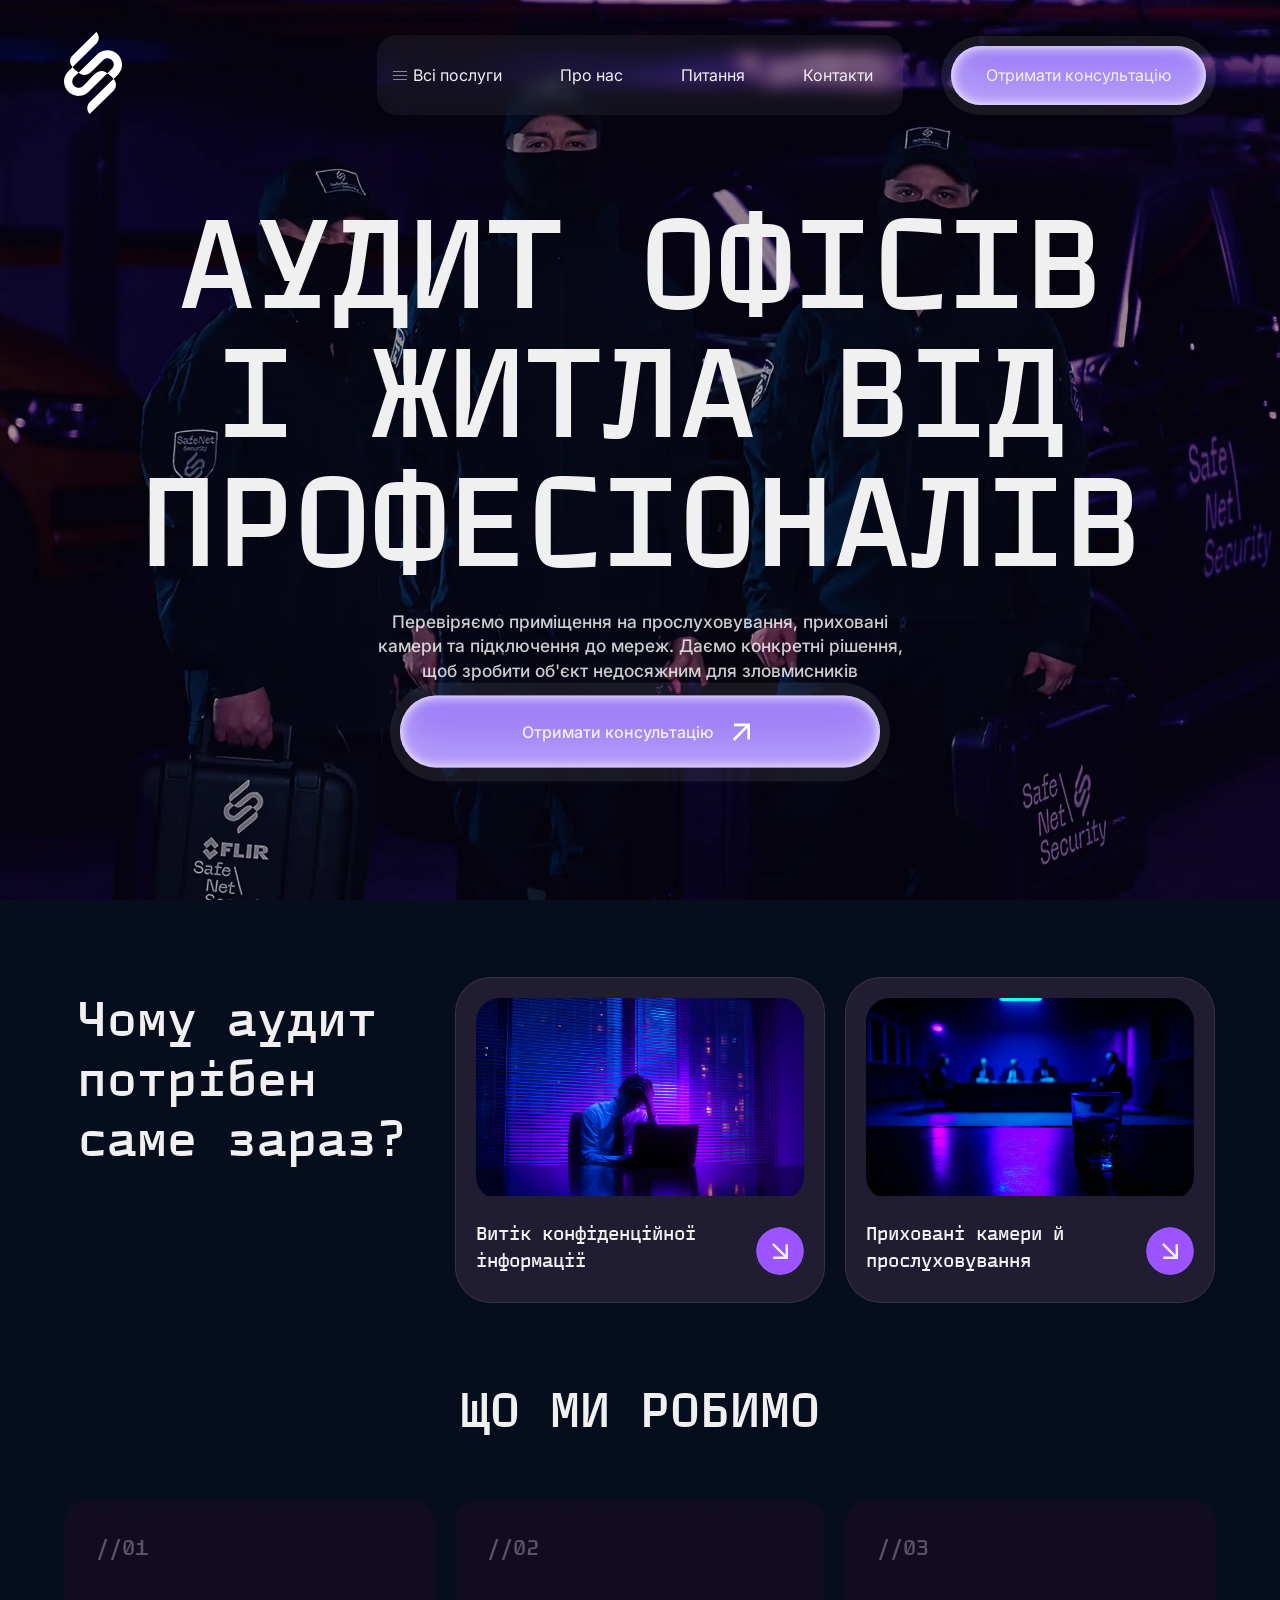
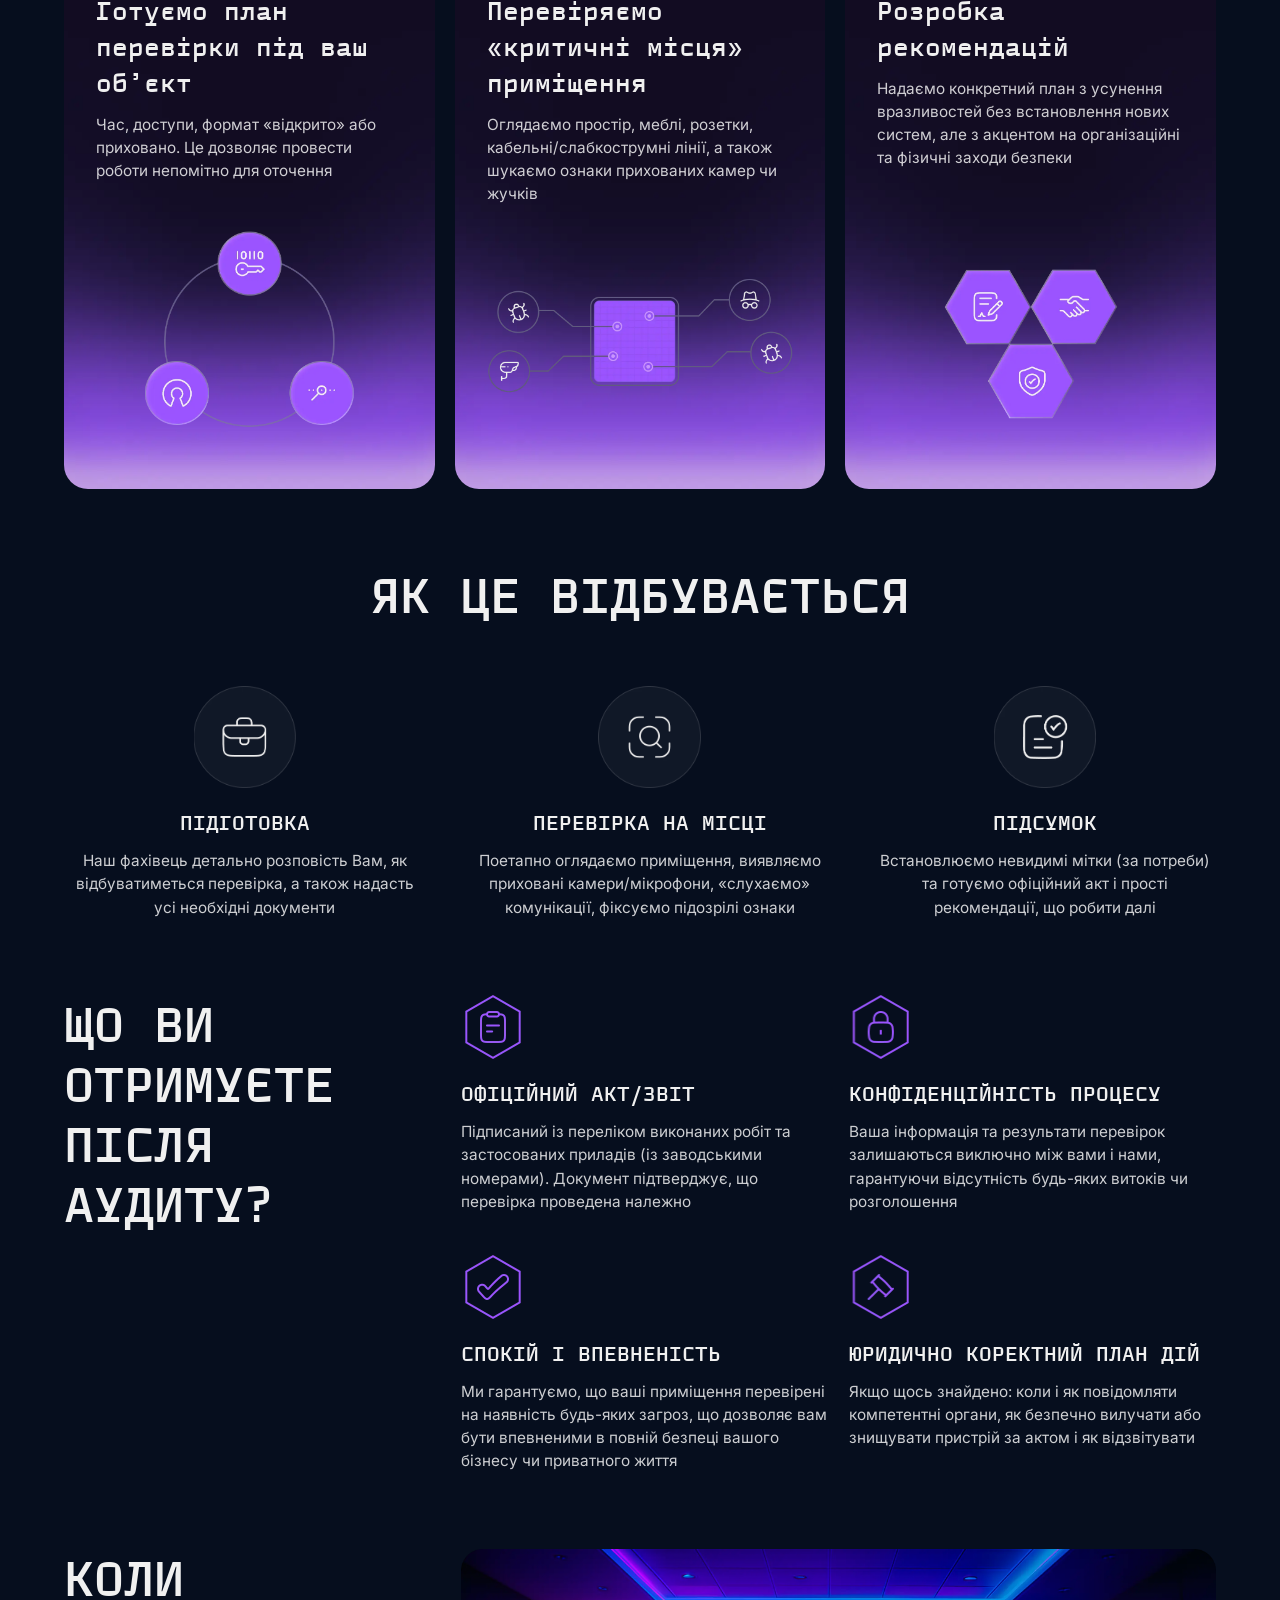
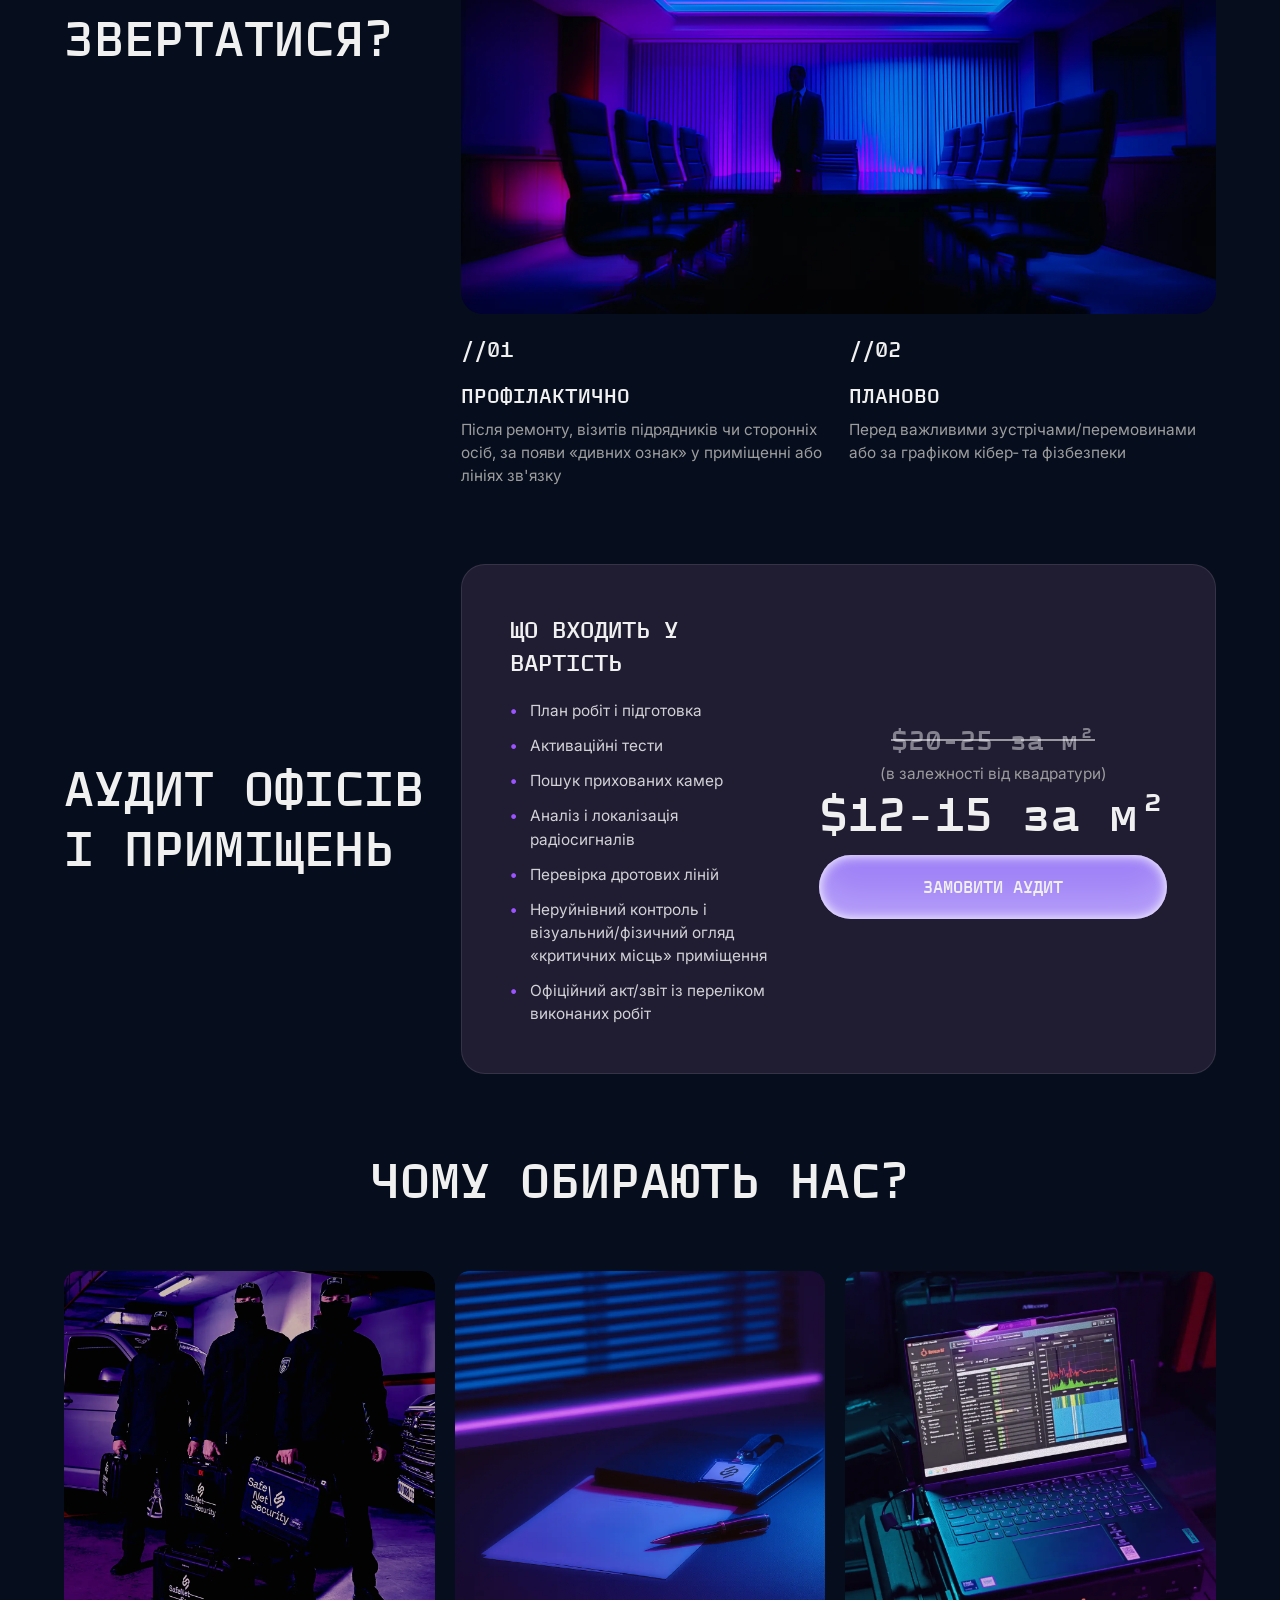
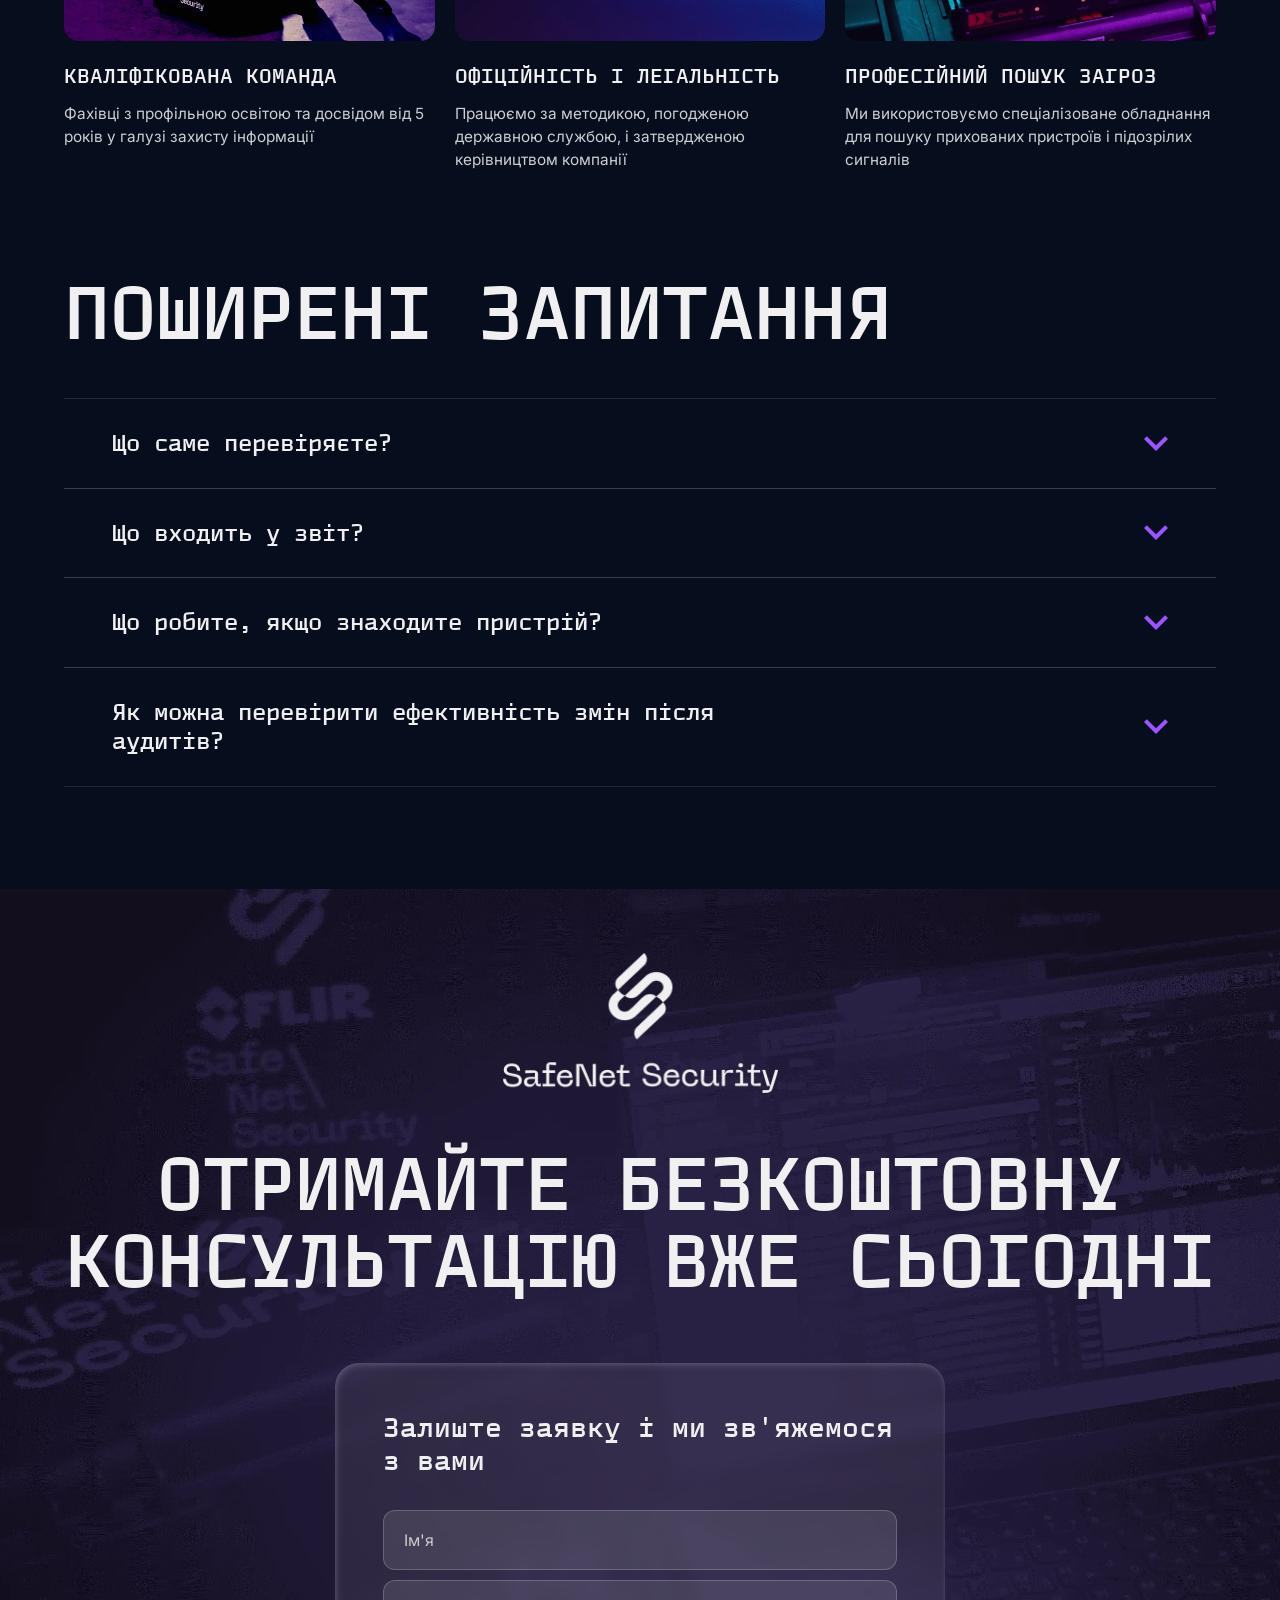
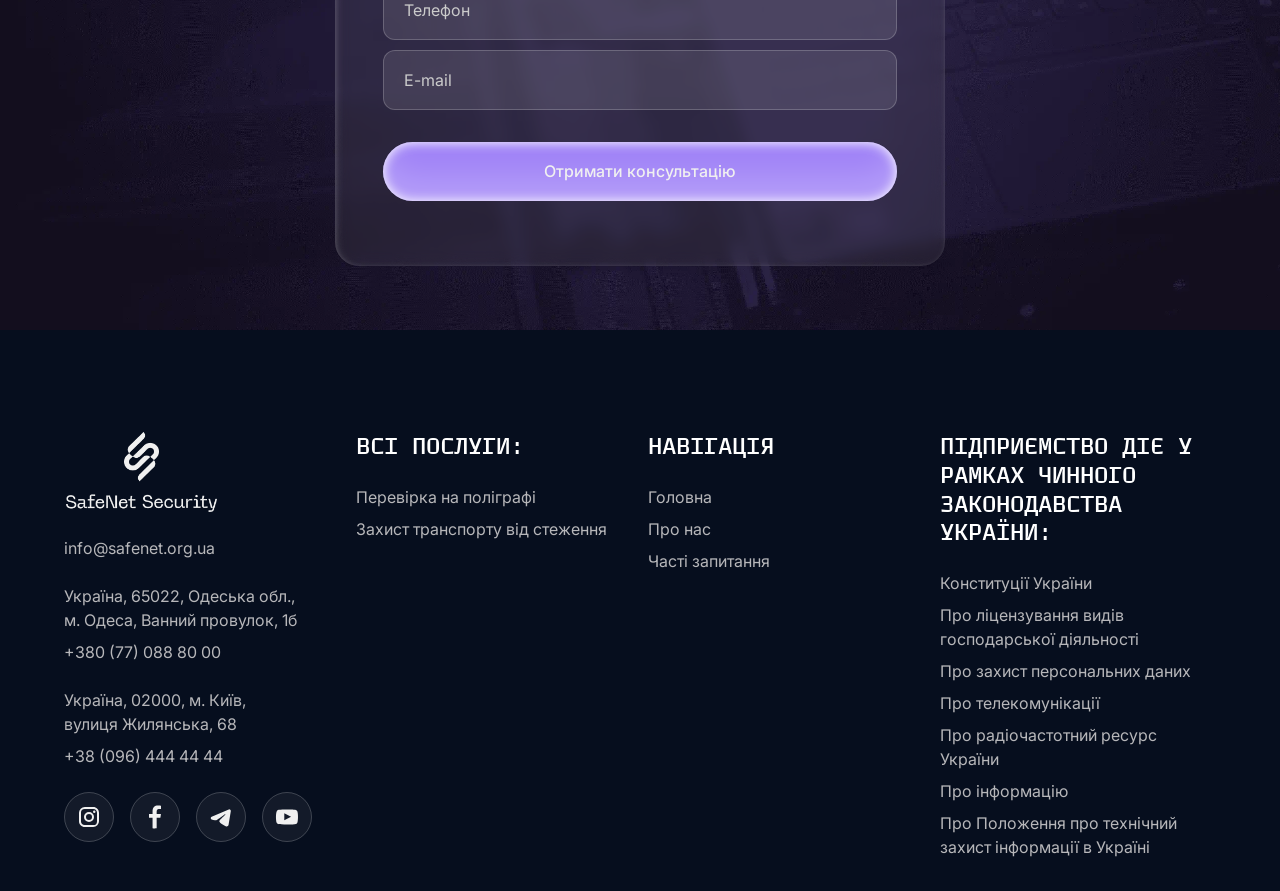
<file: pages/office-check.html>
<!DOCTYPE html>
<html lang="uk">
<head>
    <meta charset="UTF-8">
    <meta name="viewport" content="width=device-width, initial-scale=1.0">
    
    <!-- SEO Meta Tags -->
    <title>Аудит офісів і житла Україна | Технічна безпека приміщень | SafeNet Security</title>
    <meta name="description" content="Професійний аудит офісів і житла в Україні. Технічна безпека приміщень, пошук жучків, перевірка на прослуховування, захист від шпигунства.">
    <meta name="keywords" content="аудит офісів Україна, технічна безпека приміщень, пошук жучків Україна, перевірка на прослуховування, захист від шпигунства, технічна безпека офісу, аудит безпеки житла, детекція жучків, TSCM Україна, аудит офісів Одеса, технічна безпека приміщень Одеса, пошук жучків Одеса, перевірка на прослуховування Одеса, захист від шпигунства Одеса, технічна безпека офісу Одеса, аудит безпеки житла Одеса, детекція жучків Одеса, TSCM Одеса, аудит офисов Украина, техническая безопасность помещений, поиск жучков Украина, проверка на прослушивание, защита от шпионажа, техническая безопасность офиса, аудит безопасности жилья, детекция жучков, TSCM Украина, аудит офисов Одесса, техническая безопасность помещений Одесса, поиск жучков Одесса, проверка на прослушивание Одесса, защита от шпионажа Одесса, техническая безопасность офиса Одесса, аудит безопасности жилья Одесса, детекция жучков Одесса, TSCM Одесса, противодействие наблюдению, обнаружение жучков, электронное обнаружение наблюдения, аудит безопасности офиса, аудит безопасности дома, техническая инспекция безопасности, защита конфиденциальности, противодействие шпионажу, технические контрмеры, обнаружение прослушивания, обнаружение скрытого наблюдения, обнаружение жучков в помещении, безопасность офиса, безопасность дома, техническая безопасность, поиск жучков, обнаружение наблюдения, аудит конфиденциальности, противодействие наблюдению Одесса, обнаружение жучков Одесса, электронное обнаружение наблюдения Одесса, аудит безопасности офиса Одесса, аудит безопасности дома Одесса, техническая инспекция безопасности Одесса, защита конфиденциальности Одесса, противодействие шпионажу Одесса, технические контрмеры Одесса, обнаружение прослушивания Одесса, обнаружение скрытого наблюдения Одесса, обнаружение жучков в помещении Одесса, безопасность офиса Одесса, безопасность дома Одесса, техническая безопасность Одесса, поиск жучков Одесса, обнаружение наблюдения Одесса, аудит конфиденциальности Одесса, counter-surveillance, bug detection, electronic surveillance detection, office security audit, home security audit, technical security inspection, privacy protection, anti-spying, technical countermeasures, eavesdropping detection, covert surveillance detection, room bugging detection, office security, home security, technical security, bug sweep, surveillance detection, privacy audit">
    <meta name="author" content="SafeNet Security">
    <meta name="robots" content="index, follow">
    <link rel="canonical" href="https://safenet.com.ua/pages/office-check.html">
    
    <!-- Open Graph Meta Tags -->
    <meta property="og:title" content="Аудит офісів і житла Україна | SafeNet Security">
    <meta property="og:description" content="Професійний аудит офісів і житла. Технічна безпека приміщень, пошук жучків, захист від шпигунства.">
    <meta property="og:type" content="website">
    <meta property="og:url" content="https://safenet.com.ua/pages/office-check.html">
    <meta property="og:image" content="https://safenet.com.ua/images/office-check-bg.webp">
    <meta property="og:site_name" content="SafeNet Security">
    <meta property="og:locale" content="uk_UA">
    
    <!-- Twitter Card Meta Tags -->
    <meta name="twitter:card" content="summary_large_image">
    <meta name="twitter:title" content="Аудит офісів і житла Україна | SafeNet Security">
    <meta name="twitter:description" content="Професійний аудит офісів і житла. Технічна безпека приміщень, пошук жучків, захист від шпигунства.">
    <meta name="twitter:image" content="https://safenet.com.ua/images/office-check-bg.webp">
    <link rel="stylesheet" href="../css/office-check.css">
    <link rel="stylesheet" href="https://cdn.jsdelivr.net/npm/swiper@11/swiper-bundle.min.css">

    <link rel="preconnect" href="https://fonts.googleapis.com">
    <link rel="preconnect" href="https://fonts.gstatic.com" crossorigin>
    <link href="https://fonts.googleapis.com/css2?family=Inter:ital,opsz,wght@0,14..32,100..900;1,14..32,100..900&display=swap" rel="stylesheet">

    <link rel="icon" type="image/png" href="../favicon/favicon-96x96.png" sizes="96x96">
    <link rel="icon" type="image/svg+xml" href="../favicon/favicon.svg">
    <link rel="shortcut icon" href="../favicon/favicon.ico">
    <link rel="apple-touch-icon" sizes="180x180" href="../favicon/apple-touch-icon.png">
    <meta name="apple-mobile-web-app-title" content="MyWebSite">
    <link rel="manifest" href="../favicon/site.webmanifest">

<script>
    !function(f,b,e,v,n,t,s)
    {if(f.fbq)return;n=f.fbq=function(){n.callMethod?
    n.callMethod.apply(n,arguments):n.queue.push(arguments)};
    if(!f._fbq)f._fbq=n;n.push=n;n.loaded=!0;n.version='2.0';
    n.queue=[];t=b.createElement(e);t.async=!0;
    t.src=v;s=b.getElementsByTagName(e)[0];
    s.parentNode.insertBefore(t,s)}(window, document,'script',
    'https://connect.facebook.net/en_US/fbevents.js');
    fbq('init', '4183670531952731');
    fbq('track', 'PageView');
    </script>



    <script>
        (function(c,l,a,r,i,t,y){
            c[a]=c[a]||function(){(c[a].q=c[a].q||[]).push(arguments)};
            t=l.createElement(r);t.async=1;t.src="https://www.clarity.ms/tag/"+i;
            y=l.getElementsByTagName(r)[0];y.parentNode.insertBefore(t,y);
        })(window, document, "clarity", "script", "t94qicloou");
    </script>

    <!-- Google tag (gtag.js) -->
<script async src="https://www.googletagmanager.com/gtag/js?id=AW-17231919704"></script>
<script>
  window.dataLayer = window.dataLayer || [];
  function gtag(){dataLayer.push(arguments);}
  gtag('js', new Date());

  gtag('config', 'AW-17231919704');
</script>

<!-- Google Tag Manager -->
<script>(function(w,d,s,l,i){w[l]=w[l]||[];w[l].push({'gtm.start':
    new Date().getTime(),event:'gtm.js'});var f=d.getElementsByTagName(s)[0],
    j=d.createElement(s),dl=l!='dataLayer'?'&l='+l:'';j.async=true;j.src=
    'https://www.googletagmanager.com/gtm.js?id='+i+dl;f.parentNode.insertBefore(j,f);
    })(window,document,'script','dataLayer','GTM-W5Q69R6W');</script>
    <!-- End Google Tag Manager -->
</head>
<body>

    <!-- Google Tag Manager (noscript) -->
<noscript><iframe src="https://www.googletagmanager.com/ns.html?id=GTM-W5Q69R6W"
    height="0" width="0" style="display:none;visibility:hidden"></iframe></noscript>
    <!-- End Google Tag Manager (noscript) -->
    
    <!-- Meta Pixel Code (noscript) -->
    <noscript>
        <img height="1" width="1" style="display:none" alt="" src="https://www.facebook.com/tr?id=4183670531952731&ev=PageView&noscript=1">
    </noscript>
    <!-- End Meta Pixel Code (noscript) -->
    <header class="header container">
        <div class="video-background">
            <img src="../images/office-check-bg.webp" alt="Background" style="width: 100%; height: 100%; object-fit: cover;">
        </div>
        <div class="header-container">
            <a href="../index.html" class="logo">
                <div class="logo-container">
                    <svg width="58" height="82" viewBox="0 0 58 82" fill="none" xmlns="http://www.w3.org/2000/svg"><path d="M32.273.001c.241-.054 1.29 1.533 1.447 1.817 1.843 3.353 1.142 7.27-1.518 9.964L8.62 35.014a13.36 13.36 0 0 0 6.151 5.407l19.607-19.202c10.678-8.045 25.732.688 23.376 13.933-.931 5.23-4.665 8.25-8.258 11.775 3.218 3.084 3.27 8.212.264 11.46L25.679 82c-3.144-3.066-3.17-8.186-.22-11.384L49.363 46.93c-.957-1.642-2.52-3.206-4.109-4.283-.33-.224-1.816-1.178-2.094-1.064-5.238 5.167-10.471 10.337-15.72 15.493-3.496 3.433-5.826 6.115-11.157 6.705C2.989 65.248-5.068 49.93 3.608 39.959c.621-.714 4.72-4.447 4.807-4.776.056-.21-.883-1.264-1.097-1.61-1.93-3.121-1.61-6.875.711-9.69zm10.194 26.324c-.994.126-2.234.712-3.006 1.332-4.461 4.003-8.502 8.922-13.002 12.83-2.838 2.466-6.344 3.277-9.824 1.478-.45-.232-1.716-1.309-1.824-1.337-.154-.04-.267 0-.376.11-2.03 2.356-5.725 4.605-6.119 7.895-.698 5.816 5.908 9.283 10.487 5.522 4.58-3.762 8.671-9.31 13.267-13.087 2.808-2.307 6.629-2.667 9.776-.785.439.264 1.044.916 1.317 1.054.103.052.164.086.261 0 3.039-3.366 8.042-5.999 5.791-11.314-1.132-2.677-3.84-4.062-6.748-3.694z" fill="#fff"/></svg>
                </div>
            </a>

            <nav class="nav">
                <ul class="nav-list">
                    <li class="nav-item nav-item-active dropdown" id="dropdown-trigger">
                        <div class="nav-item-line-container">
                            <span class="nav-item-line"></span>
                            <span class="nav-item-line"></span>
                            <span class="nav-item-line"></span>
                        </div>
                        <button class="nav-link nav-link-active">Всі послуги</button>
                    </li>

                    <li class="nav-item"><a href="../index.html#about" class="nav-link">Про нас</a></li>
                    <li class="nav-item"><a href="../index.html#faq" class="nav-link">Питання</a></li>
                    <li class="nav-item"><a href="../index.html#contacts" class="nav-link">Контакти</a></li>
                </ul>
            </nav>

            <!-- Dropdown Menu -->
            <div class="dropdown-menu" id="dropdown-menu">
                <ul>
                    <li><a href="./polygraf.html" class="dropdown-link">Перевірка на поліграфі</a></li>
                    <li><a href="./car-protect.html" class="dropdown-link">Захист транспорту від стеження</a></li>
                </ul>
            </div>

            <div class="cta-btn-container">
                <a href="#consultation" class="cta-btn">Отримати консультацію</a>
            </div>

            <div class="burger-menu" id="burger-menu">
                <ul>
                    <li class="burger-hr"></li>
                    <li class="burger-link burger-dropdown" id="burger-dropdown-trigger">
                        <div class="burger-nav-item-container">
                            <div class="burger-nav-item-line-container">
                                <span class="burger-nav-item-line"></span>
                                <span class="burger-nav-item-line"></span>
                                <span class="burger-nav-item-line"></span>
                            </div>
                            <button>Всі послуги</button>
                        </div>
                        <div class="burger-dropdown-menu" id="burger-dropdown-menu">
                            <ul>
                                <li><a href="./polygraf.html" class="burger-dropdown-link">
                                    <svg class="burger-dropdown-arrow" width="7" height="10" viewBox="0 0 7 10" fill="none" xmlns="http://www.w3.org/2000/svg"><path d="M.158 8.825 3.975 5 .158 1.175 1.333 0l5 5-5 5z" fill="#CBCBCB"/></svg>
                                    Перевірка на поліграфі
                                </a></li>
                                <li><a href="./car-protect.html" class="burger-dropdown-link">
                                    <svg class="burger-dropdown-arrow" width="7" height="10" viewBox="0 0 7 10" fill="none" xmlns="http://www.w3.org/2000/svg"><path d="M.158 8.825 3.975 5 .158 1.175 1.333 0l5 5-5 5z" fill="#CBCBCB"/></svg>
                                    Захист транспорту від стеження
                                </a></li>
                            </ul>
                        </div>
                    </li>
                    <li class="burger-hr"></li>
                    <li class="burger-link"><a href="../index.html#about">Про нас</a></li>
                    <li class="burger-hr"></li>
                    <li class="burger-link"><a href="../index.html#faq">Питання</a></li>
                    <li class="burger-hr"></li>
                    <li class="burger-link"><a href="../index.html#contacts">Контакти</a></li>
                    <li class="burger-hr"></li>
                </ul>
            </div>

            <div class="burger-icon" id="burger-icon">
                <div class="burger-stick"></div>
                <div class="burger-stick"></div>
            </div>
        </div>
            
        <div class="header-content">
            <h1 class="header-title">Аудит офісів<br>і житла від професіоналів</h1>
            <p class="header-description">Перевіряємо приміщення на прослуховування, приховані камери та підключення до мереж. Даємо конкретні рішення, щоб зробити об'єкт недосяжним для зловмисників</p>

            <div class="header-cta-btn-container">
                <a href="#consultation" class="header-cta-btn header-cta-btn-hero">
                    Отримати консультацію
                    <svg width="32" height="32" viewBox="0 0 32 32" fill="none" xmlns="http://www.w3.org/2000/svg"><g clip-path="url(#a)"><path d="M8 8v2.667h11.453L6.667 23.453l1.88 1.88 12.786-12.786V24H24V8z" fill="#fff"/></g><defs><clipPath id="a"><path fill="#fff" d="M0 0h32v32H0z"/></clipPath></defs></svg>
                </a>
            </div>
        </div>
    </header>

    <!-- Why Audit Section -->
    <section class="why-audit-section section-margin">
        <div class="container">
            <div class="why-audit-blocks">
                <div class="why-audit-title-block">
                    <h2 class="why-audit-title">Чому аудит потрібен<br>саме зараз?</h2>
                </div>

                <div class="card" data-card="1">
                    <div class="card-image">
                        <img src="../images/why-audit1.webp" alt="Витік конфіденційної інформації">
                    </div>
                    <div class="card-content">
                        <div class="card-text">
                            <h3>Витік конфіденційної інформації</h3>
                        </div>
                        <div class="expand-icon">
                            <svg width="48" height="49" viewBox="0 0 48 49" fill="none" xmlns="http://www.w3.org/2000/svg">
                                <g clip-path="url(#clip0_543_2050_1)">
                                    <rect y="0.0546875" width="48" height="48" rx="24" fill="#9B54FF"/>
                                    <path d="M32 17.2855L29.5385 17.2855L29.5385 27.8578L17.7354 16.0547L16 17.7901L27.8031 29.5931L17.2308 29.5931L17.2308 32.0547L32 32.0547L32 17.2855Z" fill="#F0F0F0"/>
                                </g>
                                <defs>
                                    <clipPath id="clip0_543_2050_1">
                                        <rect y="0.0546875" width="48" height="48" rx="24" fill="white"/>
                                    </clipPath>
                                </defs>
                            </svg>
                        </div>
                    </div>
                    <div class="card-details">
                        <p>Це не тільки втрата контрактів, а й репутації. Бізнес може постраждати від незаконного доступу до стратегічних даних</p>
                    </div>
                </div>

                <div class="card" data-card="2">
                    <div class="card-image">
                        <img src="../images/why-audit2.webp" alt="Приховані камери й прослуховування">
                    </div>
                    <div class="card-content">
                        <div class="card-text">
                            <h3>Приховані камери й прослуховування</h3>
                        </div>
                        <div class="expand-icon">
                            <svg width="48" height="49" viewBox="0 0 48 49" fill="none" xmlns="http://www.w3.org/2000/svg">
                                <g clip-path="url(#clip0_543_2050_2)">
                                    <rect y="0.0546875" width="48" height="48" rx="24" fill="#9B54FF"/>
                                    <path d="M32 17.2855L29.5385 17.2855L29.5385 27.8578L17.7354 16.0547L16 17.7901L27.8031 29.5931L17.2308 29.5931L17.2308 32.0547L32 32.0547L32 17.2855Z" fill="#F0F0F0"/>
                                </g>
                                <defs>
                                    <clipPath id="clip0_543_2050_2">
                                        <rect y="0.0546875" width="48" height="48" rx="24" fill="white"/>
                                    </clipPath>
                                </defs>
                            </svg>
                        </div>
                    </div>
                    <div class="card-details">
                        <p>Загроза для приватного життя, яка може призвести до серйозних юридичних та фінансових наслідків</p>
                    </div>
                </div>
            </div>
        </div>
    </section>

    <!-- Advantages Section -->
    <section class="advantages-section section-margin">
        <div class="container">
            <h2 class="advantages-title fade-in">ЩО МИ РОБИМО</h2>
            
            <div class="advantages-cards">
                <div class="advantage-card fade-in-left">
                    <div class="advantage-number">//01</div>
                    <div class="advantage-content">
                        <h3>Готуємо план перевірки під ваш об’єкт</h3>
                        <p>Час, доступи, формат «відкрито» або приховано. Це дозволяє провести роботи непомітно для оточення</p>
                    </div>
                    <div class="advantage-image">
                        <img src="../images/office-advantages1.webp" alt="Легальність">
                    </div>
                </div>

                <div class="advantage-card fade-in-left">
                    <div class="advantage-number">//02</div>
                    <div class="advantage-content">
                        <h3>Перевіряємо «критичні місця» приміщення</h3>
                        <p>Оглядаємо простір, меблі, розетки, кабельні/слабкострумні лінії, а також шукаємо ознаки прихованих камер чи жучків</p>
                    </div>
                    <div class="advantage-image">
                        <img src="../images/office-advantages2.webp" alt="Точність">
                    </div>
                </div>

                <div class="advantage-card fade-in-left">
                    <div class="advantage-number">//03</div>
                    <div class="advantage-content">
                        <h3>Розробка рекомендацій</h3>
                        <p>Надаємо конкретний план з усунення вразливостей без встановлення нових систем, але з акцентом на організаційні та фізичні заходи безпеки</p>
                    </div>
                    <div class="advantage-image">
                        <img src="../images/office-advantages3.webp" alt="Конфіденційність">
                    </div>
                </div>
            </div>
        </div>
    </section>

    <!-- Process Section -->
    <section class="process-section section-margin">
        <div class="container">
            <h2 class="process-title fade-in">Як це відбувається</h2>
            
            <div class="process-cards">
                <div class="process-card fade-in-up">
                    <div class="process-image">
                        <img src="../images/office-how-it-work1.webp" alt="Підготовка">
                    </div>
                    <div class="process-content">
                        <h3>Підготовка</h3>
                        <p>Наш фахівець детально розповість Вам, як відбуватиметься перевірка, а також надасть усі необхідні документи</p>
                    </div>
                </div>

                <div class="process-card fade-in-up">
                    <div class="process-image">
                        <img src="../images/office-how-it-work2.webp" alt="Перевірка на місці">
                    </div>
                    <div class="process-content">
                        <h3>Перевірка на місці</h3>
                        <p>Поетапно оглядаємо приміщення, виявляємо приховані камери/мікрофони, «слухаємо» комунікації, фіксуємо підозрілі ознаки</p>
                    </div>
                </div>

                <div class="process-card fade-in-up">
                    <div class="process-image">
                        <img src="../images/office-how-it-work3.webp" alt="Підсумок">
                    </div>
                    <div class="process-content">
                        <h3>Підсумок</h3>
                        <p>Встановлюємо невидимі мітки (за потреби) та готуємо офіційний акт і прості рекомендації, що робити далі</p>
                    </div>
                </div>
            </div>
        </div>
    </section>

    <!-- Results Section -->
    <section class="results-section section-margin">
        <div class="container">
            <div class="results-grid">
                <div class="results-title-block">
                    <h2 class="results-title">Що ви отримуєте після аудиту?</h2>
                </div>
                
                <div class="results-cards">
                    <div class="result-card">
                        <div class="result-image">
                            <img src="../images/result1.webp" alt="Офіційний акт/звіт">
                        </div>
                        <div class="result-content">
                            <h3>Офіційний акт/звіт</h3>
                            <p>Підписаний із переліком виконаних робіт та застосованих приладів (із заводськими номерами). Документ підтверджує, що перевірка проведена належно</p>
                        </div>
                    </div>

                    <div class="result-card">
                        <div class="result-image">
                            <img src="../images/result2.webp" alt="Конфіденційність процесу">
                        </div>
                        <div class="result-content">
                            <h3>Конфіденційність процесу</h3>
                            <p>Ваша інформація та результати перевірок залишаються виключно між вами і нами, гарантуючи відсутність будь-яких витоків чи розголошення</p>
                        </div>
                    </div>
                </div>
                
                <div class="results-cards-second">
                    <div class="result-card">
                        <div class="result-image">
                            <img src="../images/result3.webp" alt="Спокій і впевненість">
                        </div>
                        <div class="result-content">
                            <h3>Спокій і впевненість</h3>
                            <p>Ми гарантуємо, що ваші приміщення перевірені на наявність будь-яких загроз, що дозволяє вам бути впевненими в повній безпеці вашого бізнесу чи приватного життя</p>
                        </div>
                    </div>

                    <div class="result-card">
                        <div class="result-image">
                            <img src="../images/result4.webp" alt="Юридично коректний план дій">
                        </div>
                        <div class="result-content">
                            <h3>Юридично коректний план дій</h3>
                            <p>Якщо щось знайдено: коли і як повідомляти компетентні органи, як безпечно вилучати або знищувати пристрій за актом і як відзвітувати</p>
                        </div>
                    </div>
                </div>
            </div>
        </div>
    </section>

    <section class="when-contact-section section-margin">
        <div class="container">
            <div class="when-contact-grid">
                <div class="when-contact-title-block">
                    <h2 class="when-contact-title">Коли звертатися?</h2>
                </div>
                
                <div class="when-contact-content">
                    <div class="when-contact-image">
                        <img src="../images/office-when-contact.webp" alt="Коли звертатися">
                    </div>
                    
                    <div class="when-contact-cards">
                        <div class="when-contact-card">
                            <div class="when-contact-number">//01</div>
                            <div class="when-contact-text">
                                <h3>Профілактично</h3>
                                <p>Після ремонту, візитів підрядників чи сторонніх осіб, за появи «дивних ознак» у приміщенні або лініях зв'язку</p>
                            </div>
                        </div>

                        <div class="when-contact-card">
                            <div class="when-contact-number">//02</div>
                            <div class="when-contact-text">
                                <h3>Планово</h3>
                                <p>Перед важливими зустрічами/перемовинами або за графіком кібер‑ та фізбезпеки</p>
                            </div>
                        </div>
                    </div>
                </div>
            </div>
        </div>
    </section>

    <!-- Audit Pricing Section -->
    <section class="audit-pricing-section section-margin">
        <div class="container">
            <div class="audit-pricing-grid">
                <div class="audit-pricing-title-block">
                    <h2 class="audit-pricing-title">Аудит офісів і приміщень</h2>
                </div>
                
                <div class="audit-pricing-content">
                    <div class="audit-pricing-list">
                        <h3>Що входить у вартість</h3>
                        <ul>
                            <li>План робіт і підготовка</li>
                            <li>Активаційні тести</li>
                            <li>Пошук прихованих камер</li>
                            <li>Аналіз і локалізація радіосигналів</li>
                            <li>Перевірка дротових ліній</li>
                            <li>Неруйнівний контроль і візуальний/фізичний огляд «критичних місць» приміщення</li>
                            <li>Офіційний акт/звіт із переліком виконаних робіт</li>
                        </ul>
                    </div>
                    
                    <div class="audit-pricing-info">
                        <div class="pricing-row">
                            <div class="old-price-container">
                                <p class="old-price">$20-25 за м²</p>
                                <p class="pricing-note">(в залежності від квадратури)</p>
                            </div>
                            <p class="new-price">$12-15 за м²</p>
                        </div>
                        <button class="pricing-btn pricing-btn-full">Замовити аудит</button>
                    </div>
                </div>
            </div>
        </div>
    </section>

    <!-- Why Choose Us Section -->
    <section class="why-choose-section section-margin">
        <div class="container">
            <h2 class="why-choose-title">Чому обирають нас?</h2>
            
            <div class="why-choose-cards">
                <div class="why-choose-card">
                    <div class="why-choose-image">
                        <img src="../images/office-why-choose1.webp" alt="Кваліфікована команда">
                    </div>
                    <div class="why-choose-content">
                        <h3>Кваліфікована команда</h3>
                        <p>Фахівці з профільною освітою та досвідом від 5 років у галузі захисту інформації</p>
                    </div>
                </div>

                <div class="why-choose-card">
                    <div class="why-choose-image">
                        <img src="../images/office-why-choose2.webp" alt="Другий блок">
                    </div>
                    <div class="why-choose-content">
                        <h3>Офіційність і легальність</h3>
                        <p>Працюємо за методикою, погодженою державною службою, і затвердженою керівництвом компанії</p>
                    </div>
                </div>

                <div class="why-choose-card">
                    <div class="why-choose-image">
                        <img src="../images/office-why-choose3.webp" alt="Третій блок">
                    </div>
                    <div class="why-choose-content">
                        <h3>Професійний пошук загроз</h3>
                        <p>Ми використовуємо спеціалізоване обладнання для пошуку прихованих пристроїв і підозрілих сигналів</p>
                    </div>
                </div>
            </div>
        </div>
    </section>

    <!-- FAQ Section -->
    <section class="faq container" id="faq">
        <h2 class="faq__title">Поширені запитання</h2>
        
        <div class="faq__items">
            <div class="faq__item">
                <div class="faq__header">
                    <h3 class="faq__question">Що саме перевіряєте?</h3>
                    <svg class="faq__arrow" width="24" height="15" viewBox="0 0 24 15" fill="none" xmlns="http://www.w3.org/2000/svg"><path d="M2.82.18 12 9.34 21.18.18 24 3 12 15 0 3z" fill="#9B54FF"/></svg>
                </div>
                <div class="faq__content">
                    <p class="faq__answer">Приміщення, меблі, «начинку» розеток і коробок, телефонні/слабкострумні лінії, місця потенційного прихованого встановлення пристроїв</p>
                </div>
            </div>

            <div class="faq__item">
                <div class="faq__header">
                    <h3 class="faq__question">Що входить у звіт?</h3>
                    <svg class="faq__arrow" width="24" height="15" viewBox="0 0 24 15" fill="none" xmlns="http://www.w3.org/2000/svg"><path d="M2.82.18 12 9.34 21.18.18 24 3 12 15 0 3z" fill="#9B54FF"/></svg>
                </div>
                <div class="faq__content">
                    <p class="faq__answer">Підстава і терміни, опис об’єкта, спосіб проведення (відкрито/приховано), склад команди, перелік виконаних робіт, застосовані прилади із серійними номерами, результати та рекомендації</p>
                </div>
            </div>

            <div class="faq__item">
                <div class="faq__header">
                    <h3 class="faq__question">Що робите, якщо знаходите пристрій?</h3>
                    <svg class="faq__arrow" width="24" height="15" viewBox="0 0 24 15" fill="none" xmlns="http://www.w3.org/2000/svg"><path d="M2.82.18 12 9.34 21.18.18 24 3 12 15 0 3z" fill="#9B54FF"/></svg>
                </div>
                <div class="faq__content">
                    <p class="faq__answer">Діємо виключно в правовому полі: повідомлення компетентних органів, вилучення/передача або знищення за актом і подальша звітність</p>
                </div>
            </div>

            <div class="faq__item">
                <div class="faq__header">
                    <h3 class="faq__question">Як можна перевірити ефективність змін після аудитів?</h3>
                    <svg class="faq__arrow" width="24" height="15" viewBox="0 0 24 15" fill="none" xmlns="http://www.w3.org/2000/svg"><path d="M2.82.18 12 9.34 21.18.18 24 3 12 15 0 3z" fill="#9B54FF"/></svg>
                </div>
                <div class="faq__content">
                    <p class="faq__answer">Порівнюємо “було/стало” за офіційними артефактами перевірки, контролюємо мітки доступу, робимо точкові повторні огляди у критичні моменти</p>
                </div>
            </div>
        </div>
    </section>

    <!-- Consultation Section -->
    <section class="consultation" id="consultation">
        <div class="container">
            <img src="../img/logo.webp" alt="logo" class="consultation__logo" width="275" height="140">
            <h2 class="consultation__title">Отримайте безкоштовну <br> консультацію вже сьогодні</h2>

            <form class="consultation__form">
                <h3 class="consultation__form-title">Залиште заявку і ми зв'яжемося з вами</h3>
                
                <div class="consultation__form-inputs">
                    <input type="text" placeholder="Ім'я" class="consultation__input" id="firstName" required>
                    <input type="tel" placeholder="Телефон" class="consultation__input" id="phone">
                    <input type="email" placeholder="E-mail" class="consultation__input" id="email">
                </div>
                
                <button type="submit" class="consultation__btn">Отримати консультацію</button>
            </form>
        </div>
    </section>

    <footer class="footer container" id="contacts">
        <div class="footer__inner footer__desktop">
            <div class="footer__column footer-column">
                <a href="../index.html" class="footer-column__logo-link">
                    <img src="../img/logo.webp" alt="" class="footer-column__logo" width="155" height="80">
                </a>

                <div class="footer-column__block">
                    <a href="mailto:info@safenet.org.ua" class="footer-column__link" target="_blank">info@safenet.org.ua</a>
                </div>

                <div class="footer-column__block">
                    <p class="footer-column__text">
                        Україна, 65022, Одеська обл., <br> м. Одеса, Ванний провулок, 1б
                    </p>
                    <a href="tel:+380770888000" class="footer-column__text">+380 (77) 088 80 00</a>
                </div>

                <div class="footer-column__block">
                    <p class="footer-column__text">
                        Україна, 02000, м. Київ, <br> вулиця Жилянська, 68
                    </p>
                    <a href="tel:+380964444444" class="footer-column__text">+38 (096) 444 44 44</a>
                </div>

                <div class="footer-column__socials">
                    <a href="https://www.instagram.com/safe.net.security?igsh=eTlybjZtbHBnaTFh" class="footer-column__social-link" target="_blank">
                        <img src="../img/inst.svg" alt="Instagram">
                    </a>
                    <a href="https://www.facebook.com/share/1AUpwiZ2hr/?mibextid=wwXIfr" class="footer-column__social-link" target="_blank">
                        <img src="../img/facebook.svg" alt="Facebook">
                    </a>
                    <a href="https://t.me/SafeNet_Security" class="footer-column__social-link" target="_blank">
                        <img src="../img/tg.svg" alt="Telegram">
                    </a>
                    <a href="https://www.youtube.com/@SafeNetSecurity1" class="footer-column__social-link" target="_blank">
                        <img src="../img/youtube.svg" alt="YouTube">
                    </a>
                </div>
            </div>

            <div class="footer__column footer-column">
                <p class="footer-column__title">Всi послуги:</p>

                <div class="footer-column__block footer-column__services">
                    <a href="./polygraf.html">Перевірка на поліграфі</a>
                    <a href="./car-protect.html">Захист транспорту від стеження</a>
                </div>
            </div>

            <div class="footer__column footer-column">
                <p class="footer-column__title">Навiгацiя</p>

                <div class="footer-column__block footer-column__nav">
                    <a href="../index.html" class="footer-column__link">Головна</a>
                    <a href="../index.html#about" class="footer-column__link">Про нас</a>
                    <a href="../index.html#faq" class="footer-column__link">Частi запитання</a>
                </div>
            </div>

            <div class="footer__column footer-column">
                <p class="footer-column__title">
                    Підприємство діє у рамках чинного законодавства України:
                </p>

                <div class="footer-column__block footer-column__docs">
                    <a href="https://zakon.rada.gov.ua/laws/show/254%D0%BA/96-%D0%B2%D1%80#Text" class="footer-column__link" target="_blank">Конституції України</a>
                    <a href="https://zakon.rada.gov.ua/laws/show/222-19#Text" class="footer-column__link" target="_blank">Про ліцензування видів господарської діяльності</a>
                    <a href="https://zakon.rada.gov.ua/laws/show/2297-17#Text" class="footer-column__link" target="_blank">Про захист персональних даних</a>
                    <a href="https://zakon.rada.gov.ua/laws/show/1280-15#Text" class="footer-column__link" target="_blank">Про телекомунікації</a>
                    <a href="https://zakon.rada.gov.ua/laws/show/1770-14#Text" class="footer-column__link" target="_blank">Про радіочастотний ресурс України</a>
                    <a href="https://zakon.rada.gov.ua/laws/show/2657-12#Text" class="footer-column__link" target="_blank">Про інформацію</a>
                    <a href="https://zakon.rada.gov.ua/laws/show/1229/99#Text" class="footer-column__link" target="_blank">Про Положення про технічний захист інформації в Україні</a>
                </div>
            </div>
        </div>

        <div class="footer__mobile">
            <div class="footer__mobile-row">
                <div class="footer__mobile-col">
                    <a href="../index.html" class="footer-column__logo-link">
                        <img src="../img/logo.webp" alt="" class="footer-column__logo" width="155" height="80">
                    </a>

                    <div class="footer-column__block">
                        <p class="footer-column__text-gray">Звʼяжіться з нами:</p>
                        <a href="mailto:info@safenet.org.ua" class="footer-column__link" target="_blank">info@safenet.org.ua</a>
                    </div>

                    <div class="footer-column__block">
                        <p class="footer-column__text-gray">Адреса:</p>
                        <p class="footer-column__text">
                            Україна, 65022, Одеська обл., <br> м. Одеса, Ванний провулок, 1б
                        </p>
                        <a href="tel:+380770888000" class="footer-column__text">+380 (77) 088 80 00</a>
                        <p class="footer-column__text">
                            Україна, 02000, м. Київ, <br> вулиця Жилянська, 68
                        </p>
                        <a href="tel:+380964444444" class="footer-column__text">+38 (096) 444 44 44</a>
                    </div>

                    <div class="footer-column__block">
                        <p class="footer-column__text-gray">Навiгацiя</p>
                        <div class="footer-column__block footer-column__nav">
                            <a href="../index.html" class="footer-column__link">Головна</a>
                            <a href="../index.html#about" class="footer-column__link">Про нас</a>
                            <a href="../index.html#faq" class="footer-column__link">Частi запитання</a>
                        </div>
                    </div>
                </div>
            </div>

            <div class="footer__mobile-socials">
                <div class="footer-column__socials">
                    <a href="https://www.instagram.com/safe.net.security?igsh=eTlybjZtbHBnaTFh" class="footer-column__social-link" target="_blank">
                        <img src="../img/inst.svg" alt="Instagram">
                    </a>
                    <a href="https://www.facebook.com/share/1AUpwiZ2hr/?mibextid=wwXIfr" class="footer-column__social-link" target="_blank">
                        <img src="../img/facebook.svg" alt="Facebook">
                    </a>
                    <a href="https://t.me/SafeNet_Security" class="footer-column__social-link" target="_blank">
                        <img src="../img/tg.svg" alt="Telegram">
                    </a>
                    <a href="https://www.youtube.com/@SafeNetSecurity1" class="footer-column__social-link" target="_blank">
                        <img src="../img/youtube.svg" alt="YouTube">
                    </a>
                </div>
            </div>

            <div class="footer__mobile-services">
                <p class="footer-column__title">Всi послуги:</p>
                <div class="footer-column__block footer-column__services">
                    <a href="./office-check.html">Аудит офісів і житла</a>
                    <a href="./polygraf.html">Перевірка на поліграфі</a>
                    <a href="./car-protect.html">Захист транспорту від стеження</a>
                </div>
            </div>

            <div class="footer__mobile-docs">
                <p class="footer-column__title">
                    Підприємство діє у рамках чинного законодавства України:
                </p>
                <div class="footer-column__block footer-column__docs">
                    <a href="https://zakon.rada.gov.ua/laws/show/254%D0%BA/96-%D0%B2%D1%80#Text" class="footer-column__link" target="_blank">Конституції України</a>
                    <a href="https://zakon.rada.gov.ua/laws/show/222-19#Text" class="footer-column__link" target="_blank">Про ліцензування видів господарської діяльності</a>
                    <a href="https://zakon.rada.gov.ua/laws/show/2297-17#Text" class="footer-column__link" target="_blank">Про захист персональних даних</a>
                    <a href="https://zakon.rada.gov.ua/laws/show/1280-15#Text" class="footer-column__link" target="_blank">Про телекомунікації</a>
                    <a href="https://zakon.rada.gov.ua/laws/show/1770-14#Text" class="footer-column__link" target="_blank">Про радіочастотний ресурс України</a>
                    <a href="https://zakon.rada.gov.ua/laws/show/2657-12#Text" class="footer-column__link" target="_blank">Про інформацію</a>
                    <a href="https://zakon.rada.gov.ua/laws/show/1229/99#Text" class="footer-column__link" target="_blank">Про Положення про технічний захист інформації в Україні</a>
                </div>
            </div>
        </div>
    </footer>

    <script src="../js/burger-menu.js"></script>
    <script src="../js/dropdown-menu.js"></script>
    <script src="../js/counter-animation.js"></script>
    <script src="../js/protection-stack.js"></script>
    <script src="../js/devices-slider.js"></script>
    <script src="../js/phone-validation.js"></script>
    <script src="../js/faq.js"></script>
    <script src="../js/section-animations.js"></script>
    <script src="../js/office-check-cards.js"></script>
    <script src="../js/modal-form.js"></script>
</body>
</html>
</file>
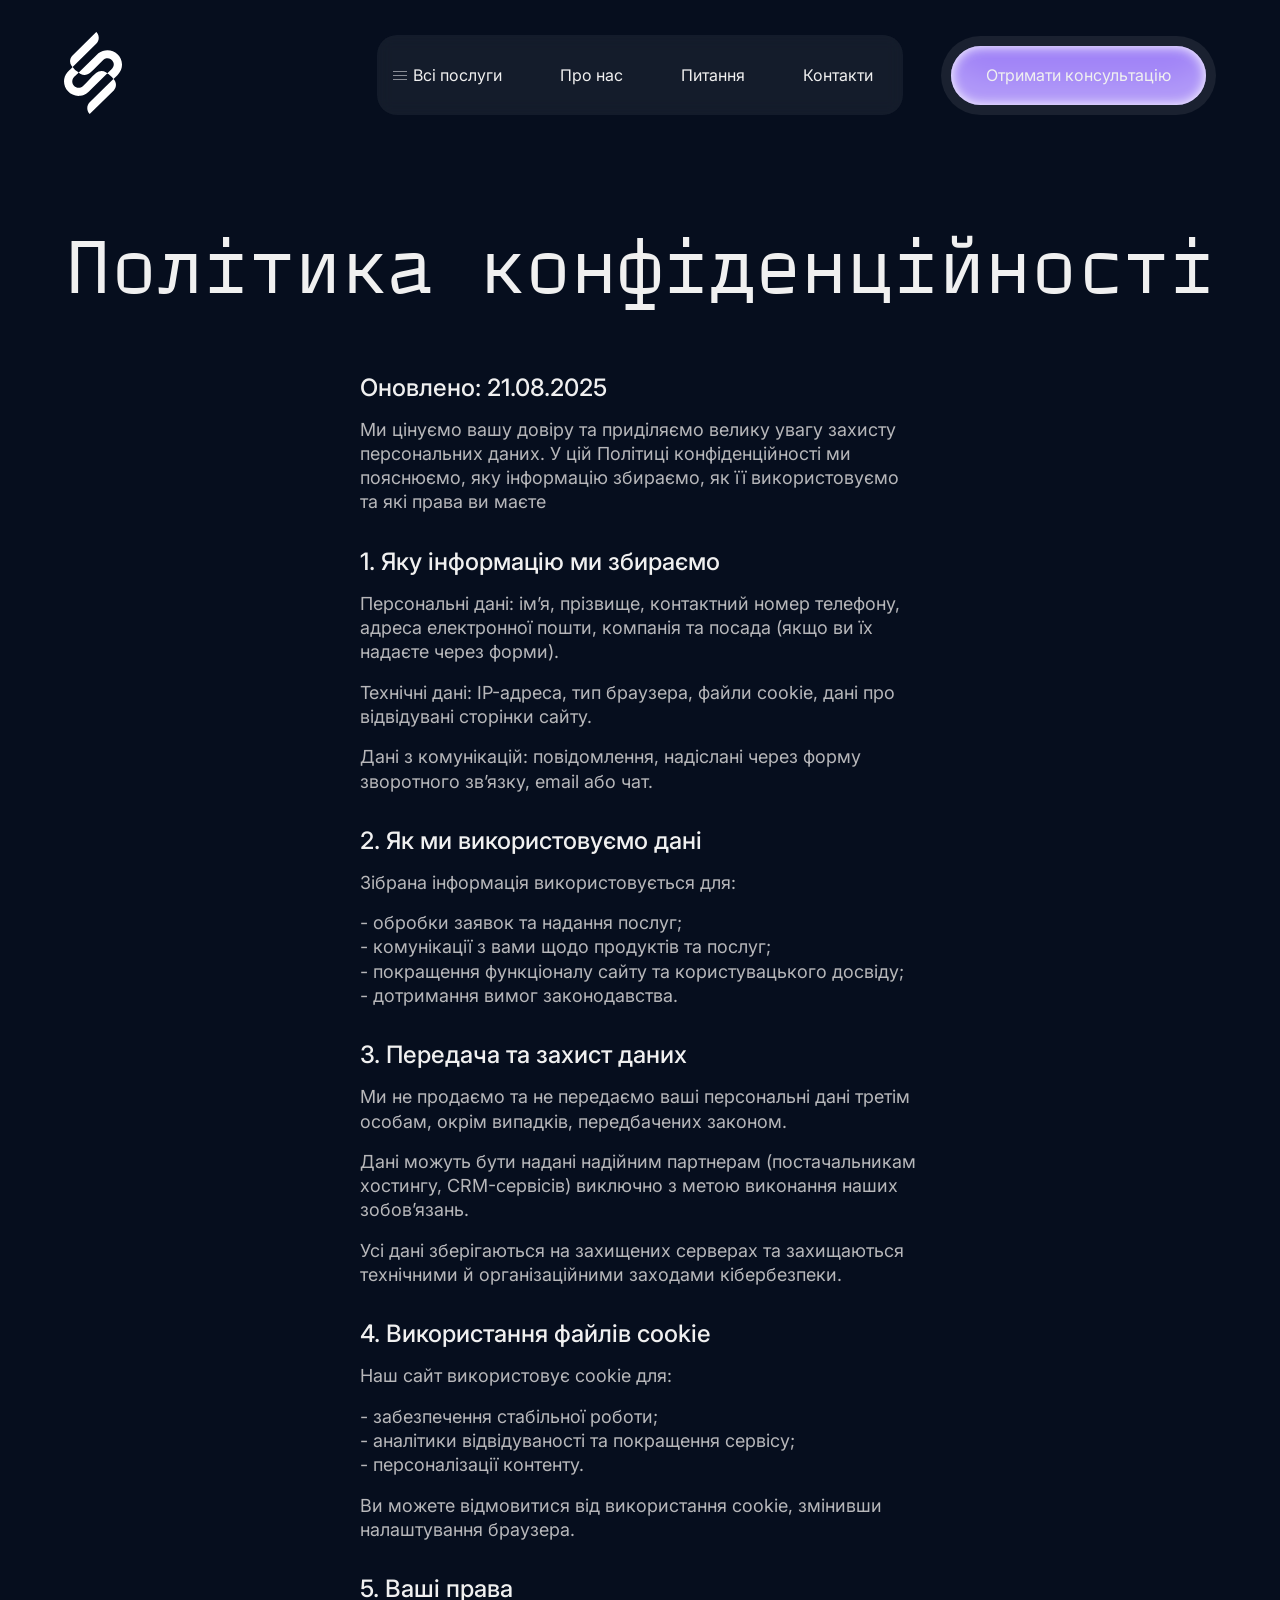
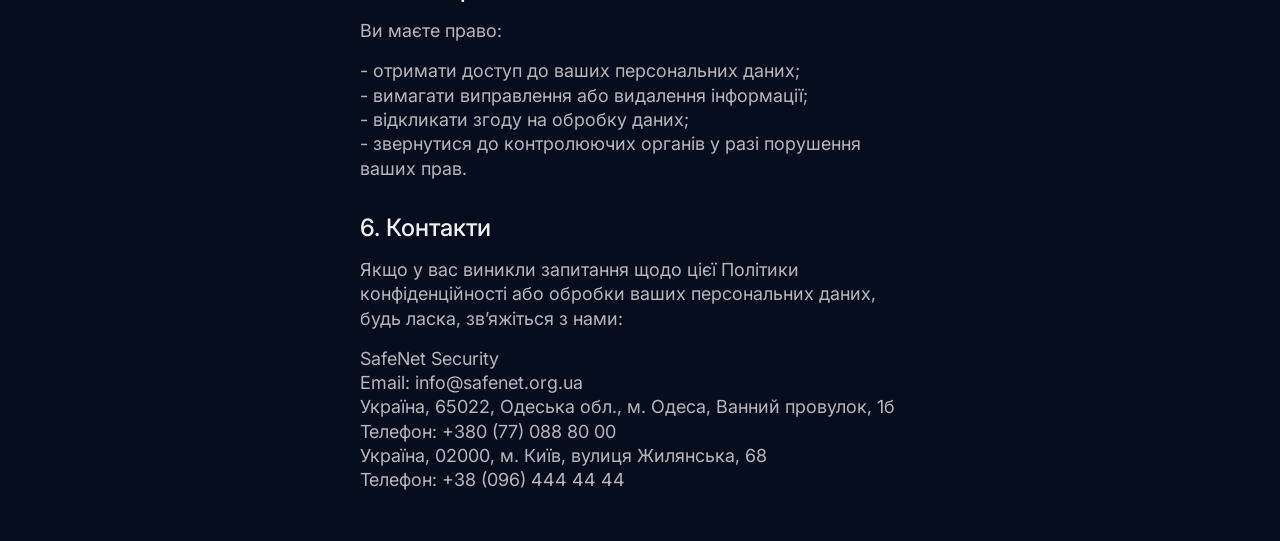
<file: pages/privacy-policy.html>
<!DOCTYPE html>
<html lang="uk">
<head>
    <meta charset="UTF-8">
    <meta name="viewport" content="width=device-width, initial-scale=1.0">
    
    <!-- SEO Meta Tags -->
    <title>Політика конфіденційності | SafeNet Security - Захист персональних даних</title>
    <meta name="description" content="Політика конфіденційності SafeNet Security. Захист персональних даних, обробка інформації, GDPR, безпека даних клієнтів, конфіденційність.">
    <meta name="keywords" content="політика конфіденційності, захист персональних даних, GDPR Україна, обробка персональних даних, конфіденційність, безпека даних клієнтів, privacy policy, data protection, персональні дані, захист інформації, конфіденційність клієнтів, privacy policy Ukraine, data protection policy, personal data security, client confidentiality, information security policy">
    <meta name="author" content="SafeNet Security">
    <meta name="robots" content="index, follow">
    <link rel="canonical" href="https://safenet.com.ua/pages/privacy-policy.html">
    
    <!-- Open Graph Meta Tags -->
    <meta property="og:title" content="Політика конфіденційності | SafeNet Security">
    <meta property="og:description" content="Політика конфіденційності SafeNet Security. Захист персональних даних, обробка інформації, GDPR, безпека даних клієнтів.">
    <meta property="og:type" content="website">
    <meta property="og:url" content="https://safenet.com.ua/pages/privacy-policy.html">
    <meta property="og:image" content="https://safenet.com.ua/images/logo.webp">
    <meta property="og:site_name" content="SafeNet Security">
    <meta property="og:locale" content="uk_UA">
    
    <!-- Twitter Card Meta Tags -->
    <meta name="twitter:card" content="summary_large_image">
    <meta name="twitter:title" content="Політика конфіденційності | SafeNet Security">
    <meta name="twitter:description" content="Політика конфіденційності SafeNet Security. Захист персональних даних, обробка інформації, GDPR.">
    <meta name="twitter:image" content="https://safenet.com.ua/images/logo.webp">
    <link rel="stylesheet" href="../css/style.css">
    <link rel="stylesheet" href="../css/privacy-policy.css">
    <link rel="stylesheet" href="https://cdn.jsdelivr.net/npm/swiper@11/swiper-bundle.min.css">

    <link rel="preconnect" href="https://fonts.googleapis.com">
    <link rel="preconnect" href="https://fonts.gstatic.com" crossorigin>
    <link href="https://fonts.googleapis.com/css2?family=Inter:ital,opsz,wght@0,14..32,100..900;1,14..32,100..900&display=swap" rel="stylesheet">

    <link rel="icon" type="image/png" href="../favicon/favicon-96x96.png" sizes="96x96">
    <link rel="icon" type="image/svg+xml" href="../favicon/favicon.svg">
    <link rel="shortcut icon" href="../favicon/favicon.ico">
    <link rel="apple-touch-icon" sizes="180x180" href="../favicon/apple-touch-icon.png">
    <meta name="apple-mobile-web-app-title" content="MyWebSite">
    <link rel="manifest" href="../favicon/site.webmanifest">
    <!-- Meta Pixel Code -->
<script>
    !function(f,b,e,v,n,t,s)
    {if(f.fbq)return;n=f.fbq=function(){n.callMethod?
    n.callMethod.apply(n,arguments):n.queue.push(arguments)};
    if(!f._fbq)f._fbq=n;n.push=n;n.loaded=!0;n.version='2.0';
    n.queue=[];t=b.createElement(e);t.async=!0;
    t.src=v;s=b.getElementsByTagName(e)[0];
    s.parentNode.insertBefore(t,s)}(window, document,'script',
    'https://connect.facebook.net/en_US/fbevents.js');
    fbq('init', '4183670531952731');
    fbq('track', 'PageView');
    </script>
    <!-- End Meta Pixel Code -->


    <script>
        (function(c,l,a,r,i,t,y){
            c[a]=c[a]||function(){(c[a].q=c[a].q||[]).push(arguments)};
            t=l.createElement(r);t.async=1;t.src="https://www.clarity.ms/tag/"+i;
            y=l.getElementsByTagName(r)[0];y.parentNode.insertBefore(t,y);
        })(window, document, "clarity", "script", "t94qicloou");
    </script>

    <!-- Google tag (gtag.js) -->
<script async src="https://www.googletagmanager.com/gtag/js?id=AW-17231919704"></script>
<script>
  window.dataLayer = window.dataLayer || [];
  function gtag(){dataLayer.push(arguments);}
  gtag('js', new Date());

  gtag('config', 'AW-17231919704');
</script>

<!-- Google Tag Manager -->
<script>(function(w,d,s,l,i){w[l]=w[l]||[];w[l].push({'gtm.start':
    new Date().getTime(),event:'gtm.js'});var f=d.getElementsByTagName(s)[0],
    j=d.createElement(s),dl=l!='dataLayer'?'&l='+l:'';j.async=true;j.src=
    'https://www.googletagmanager.com/gtm.js?id='+i+dl;f.parentNode.insertBefore(j,f);
    })(window,document,'script','dataLayer','GTM-W5Q69R6W');</script>
    <!-- End Google Tag Manager -->
</head>
<body>
<!-- Google Tag Manager (noscript) -->
<noscript><iframe src="https://www.googletagmanager.com/ns.html?id=GTM-W5Q69R6W"
    height="0" width="0" style="display:none;visibility:hidden"></iframe></noscript>
    <!-- End Google Tag Manager (noscript) -->
    
    <!-- Meta Pixel Code (noscript) -->
    <noscript>
        <img height="1" width="1" style="display:none" alt="" src="https://www.facebook.com/tr?id=4183670531952731&ev=PageView&noscript=1">
    </noscript>
    <!-- End Meta Pixel Code (noscript) -->
    <header class="header container privacy-policy-header">
        <div class="header-container">
            <a href="../index.html" class="logo">
                <div class="logo-container">
                    <svg width="58" height="82" viewBox="0 0 58 82" fill="none" xmlns="http://www.w3.org/2000/svg"><path d="M32.273.001c.241-.054 1.29 1.533 1.447 1.817 1.843 3.353 1.142 7.27-1.518 9.964L8.62 35.014a13.36 13.36 0 0 0 6.151 5.407l19.607-19.202c10.678-8.045 25.732.688 23.376 13.933-.931 5.23-4.665 8.25-8.258 11.775 3.218 3.084 3.27 8.212.264 11.46L25.679 82c-3.144-3.066-3.17-8.186-.22-11.384L49.363 46.93c-.957-1.642-2.52-3.206-4.109-4.283-.33-.224-1.816-1.178-2.094-1.064-5.238 5.167-10.471 10.337-15.72 15.493-3.496 3.433-5.826 6.115-11.157 6.705C2.989 65.248-5.068 49.93 3.608 39.959c.621-.714 4.72-4.447 4.807-4.776.056-.21-.883-1.264-1.097-1.61-1.93-3.121-1.61-6.875.711-9.69zm10.194 26.324c-.994.126-2.234.712-3.006 1.332-4.461 4.003-8.502 8.922-13.002 12.83-2.838 2.466-6.344 3.277-9.824 1.478-.45-.232-1.716-1.309-1.824-1.337-.154-.04-.267 0-.376.11-2.03 2.356-5.725 4.605-6.119 7.895-.698 5.816 5.908 9.283 10.487 5.522 4.58-3.762 8.671-9.31 13.267-13.087 2.808-2.307 6.629-2.667 9.776-.785.439.264 1.044.916 1.317 1.054.103.052.164.086.261 0 3.039-3.366 8.042-5.999 5.791-11.314-1.132-2.677-3.84-4.062-6.748-3.694z" fill="#fff"/></svg>
                </div>
            </a>

            <nav class="nav">
                <ul class="nav-list">
                    <li class="nav-item nav-item-active dropdown" id="dropdown-trigger">
                        <div class="nav-item-line-container">
                            <span class="nav-item-line"></span>
                            <span class="nav-item-line"></span>
                            <span class="nav-item-line"></span>
                        </div>
                        <button class="nav-link nav-link-active">Всі послуги</button>
                    </li>

                    <li class="nav-item"><a href="../index.html#about" class="nav-link">Про нас</a></li>
                    <li class="nav-item"><a href="../index.html#faq" class="nav-link">Питання</a></li>
                    <li class="nav-item"><a href="../index.html#contacts" class="nav-link">Контакти</a></li>
                </ul>
            </nav>

            <!-- Dropdown Menu -->
            <div class="dropdown-menu" id="dropdown-menu">
                <ul>
                    <li><a href="./office-check.html" class="dropdown-link">Аудит офiсiв i житла</a></li>
                    <li><a href="./polygraf.html" class="dropdown-link">Перевірка на полiграфi</a></li>
                    <li><a href="./car-protect.html" class="dropdown-link">Захист транспорту від стеження</a></li>
                </ul>
            </div>

            <div class="cta-btn-container">
                <a href="../index.html#consultation" class="cta-btn">Отримати консультацію</a>
            </div>

            <!-- Burger Menu -->
            <div class="burger-menu" id="burger-menu">
                <ul>
                    <li class="burger-hr"></li>
                    <li class="burger-link burger-dropdown" id="burger-dropdown-trigger">
                        <div class="burger-nav-item-container">
                            <div class="burger-nav-item-line-container">
                                <span class="burger-nav-item-line"></span>
                                <span class="burger-nav-item-line"></span>
                                <span class="burger-nav-item-line"></span>
                            </div>
                            <button>Всі послуги</button>
                        </div>
                        <div class="burger-dropdown-menu" id="burger-dropdown-menu">
                            <ul>
                                <li><a href="./office-check.html" class="burger-dropdown-link">
                                    <svg class="burger-dropdown-arrow" width="7" height="10" viewBox="0 0 7 10" fill="none" xmlns="http://www.w3.org/2000/svg"><path d="M.158 8.825 3.975 5 .158 1.175 1.333 0l5 5-5 5z" fill="#CBCBCB"/></svg>
                                    Аудит офiсiв i житла
                                </a></li>
                                <li><a href="./polygraf.html" class="burger-dropdown-link">
                                    <svg class="burger-dropdown-arrow" width="7" height="10" viewBox="0 0 7 10" fill="none" xmlns="http://www.w3.org/2000/svg"><path d="M.158 8.825 3.975 5 .158 1.175 1.333 0l5 5-5 5z" fill="#CBCBCB"/></svg>
                                    Перевірка на полiграфi
                                </a></li>
                                <li><a href="./car-protect.html" class="burger-dropdown-link">
                                    <svg class="burger-dropdown-arrow" width="7" height="10" viewBox="0 0 7 10" fill="none" xmlns="http://www.w3.org/2000/svg"><path d="M.158 8.825 3.975 5 .158 1.175 1.333 0l5 5-5 5z" fill="#CBCBCB"/></svg>
                                    Захист транспорту від стеження
                                </a></li>
                            </ul>
                        </div>
                    </li>
                    <li class="burger-hr"></li>
                    <li class="burger-link"><a href="../index.html#about">Про нас</a></li>
                    <li class="burger-hr"></li>
                    <li class="burger-link"><a href="../index.html#faq">Питання</a></li>
                    <li class="burger-hr"></li>
                    <li class="burger-link"><a href="../index.html#contacts">Контакти</a></li>
                    <li class="burger-hr"></li>
                </ul>
            </div>

            <div class="burger-icon" id="burger-icon">
                <div class="burger-stick"></div>
                <div class="burger-stick"></div>
            </div>
        </div>
    </header>

    <main class="privacy-policy">
        <h1 class="privacy-policy-title">Політика конфіденційності</h1>
        <div class="privacy-policy-container">
            <div class="privacy-policy-card">
                <h2 class="privacy-policy-card-title">Оновлено: 21.08.2025</h2>
                <p class="privacy-policy-card-description">Ми цінуємо вашу довіру та приділяємо велику увагу захисту персональних даних. У цій Політиці конфіденційності ми пояснюємо, яку інформацію збираємо, як її використовуємо та які права ви маєте</p>
            </div>

            <div class="privacy-policy-card">
                <h2 class="privacy-policy-card-title">1. Яку інформацію ми збираємо</h2>
                <p class="privacy-policy-card-description">Персональні дані: ім’я, прізвище, контактний номер телефону, адреса електронної пошти, компанія та посада (якщо ви їх надаєте через форми).</p>

                <p class="privacy-policy-card-description">Технічні дані: IP-адреса, тип браузера, файли cookie, дані про відвідувані сторінки сайту.</p>

                <p class="privacy-policy-card-description">Дані з комунікацій: повідомлення, надіслані через форму зворотного зв’язку, email або чат.</p>
            </div>

            <div class="privacy-policy-card">
                <h2 class="privacy-policy-card-title">2. Як ми використовуємо дані</h2>
                <p class="privacy-policy-card-description">Зібрана інформація використовується для:</p>

                <ul class="privacy-policy-card-list">
                    <li>- обробки заявок та надання послуг;</li>
                    <li>- комунікації з вами щодо продуктів та послуг;</li>
                    <li>- покращення функціоналу сайту та користувацького досвіду;</li>
                    <li>- дотримання вимог законодавства.</li>
                </ul>

            </div>

            <div class="privacy-policy-card">
                <h2 class="privacy-policy-card-title">3. Передача та захист даних</h2>
                <p class="privacy-policy-card-description">Ми не продаємо та не передаємо ваші персональні дані третім особам, окрім випадків, передбачених законом.</p>

                <p class="privacy-policy-card-description">Дані можуть бути надані надійним партнерам (постачальникам хостингу, CRM-сервісів) виключно з метою виконання наших зобов’язань.</p>

                <p class="privacy-policy-card-description">Усі дані зберігаються на захищених серверах та захищаються технічними й організаційними заходами кібербезпеки.</p>
            </div>

            <div class="privacy-policy-card">
                <h2 class="privacy-policy-card-title">4. Використання файлів cookie</h2>
                <p class="privacy-policy-card-description">Наш сайт використовує cookie для:</p>

                <ul class="privacy-policy-card-list">
                    <li>- забезпечення стабільної роботи;</li>
                    <li>- аналітики відвідуваності та покращення сервісу;</li>
                    <li>- персоналізації контенту.</li>
                </ul>

                <p class="privacy-policy-card-description">Ви можете відмовитися від використання cookie, змінивши налаштування браузера.</p>
            </div>

                <div class="privacy-policy-card">
                    <h2 class="privacy-policy-card-title">5. Ваші права</h2>
                    <p class="privacy-policy-card-description">Ви маєте право:</p>

                    <ul class="privacy-policy-card-list">
                        <li>- отримати доступ до ваших персональних даних;</li>
                        <li>- вимагати виправлення або видалення інформації;</li>
                        <li>- відкликати згоду на обробку даних;</li>
                        <li>- звернутися до контролюючих органів у разі порушення ваших прав.</li>
                    </ul>
                </div>

                <div class="privacy-policy-card">
                    <h2 class="privacy-policy-card-title">6. Контакти</h2>
                    <p class="privacy-policy-card-description">Якщо у вас виникли запитання щодо цієї Політики конфіденційності або обробки ваших персональних даних, будь ласка, зв’яжіться з нами:</p>
    
                    <ul class="privacy-policy-card-list">
                        <li>SafeNet Security</li>
                        <li>Email: <a href="mailto:info@safenet.org.ua">info@safenet.org.ua</a></li>
                        <li>Україна, 65022, Одеська обл., м. Одеса, Ванний провулок, 1б</li>
                        <li>Телефон: <a href="tel:+380770888000">+380 (77) 088 80 00</a></li>
                        <li>Україна, 02000, м. Київ, вулиця Жилянська, 68</li>
                        <li>Телефон: <a href="tel:+380964444444">+38 (096) 444 44 44</a></li>
                    </ul>
                </div>
            
        </div>

        
    </main>

    <script src="../js/burger-menu.js"></script>
    <script src="../js/dropdown-menu.js"></script>
</body>
</html>
</file>
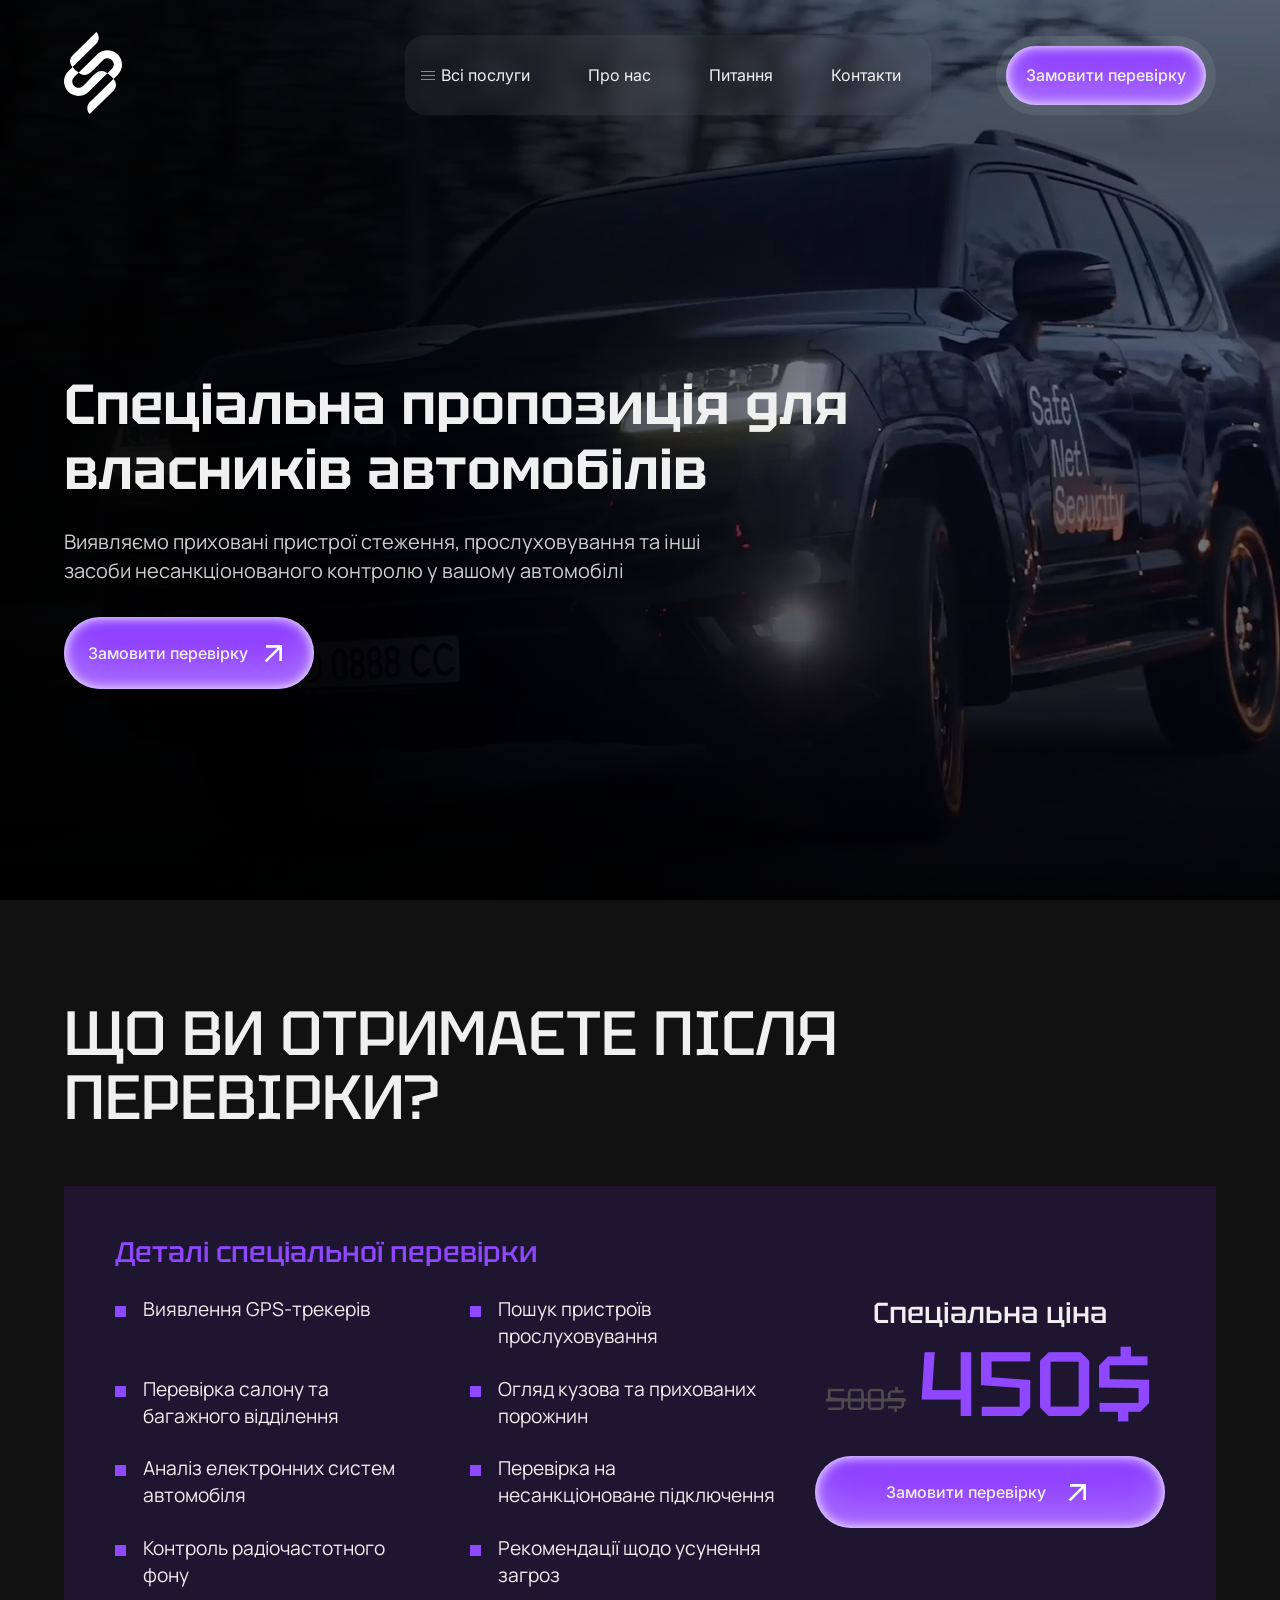
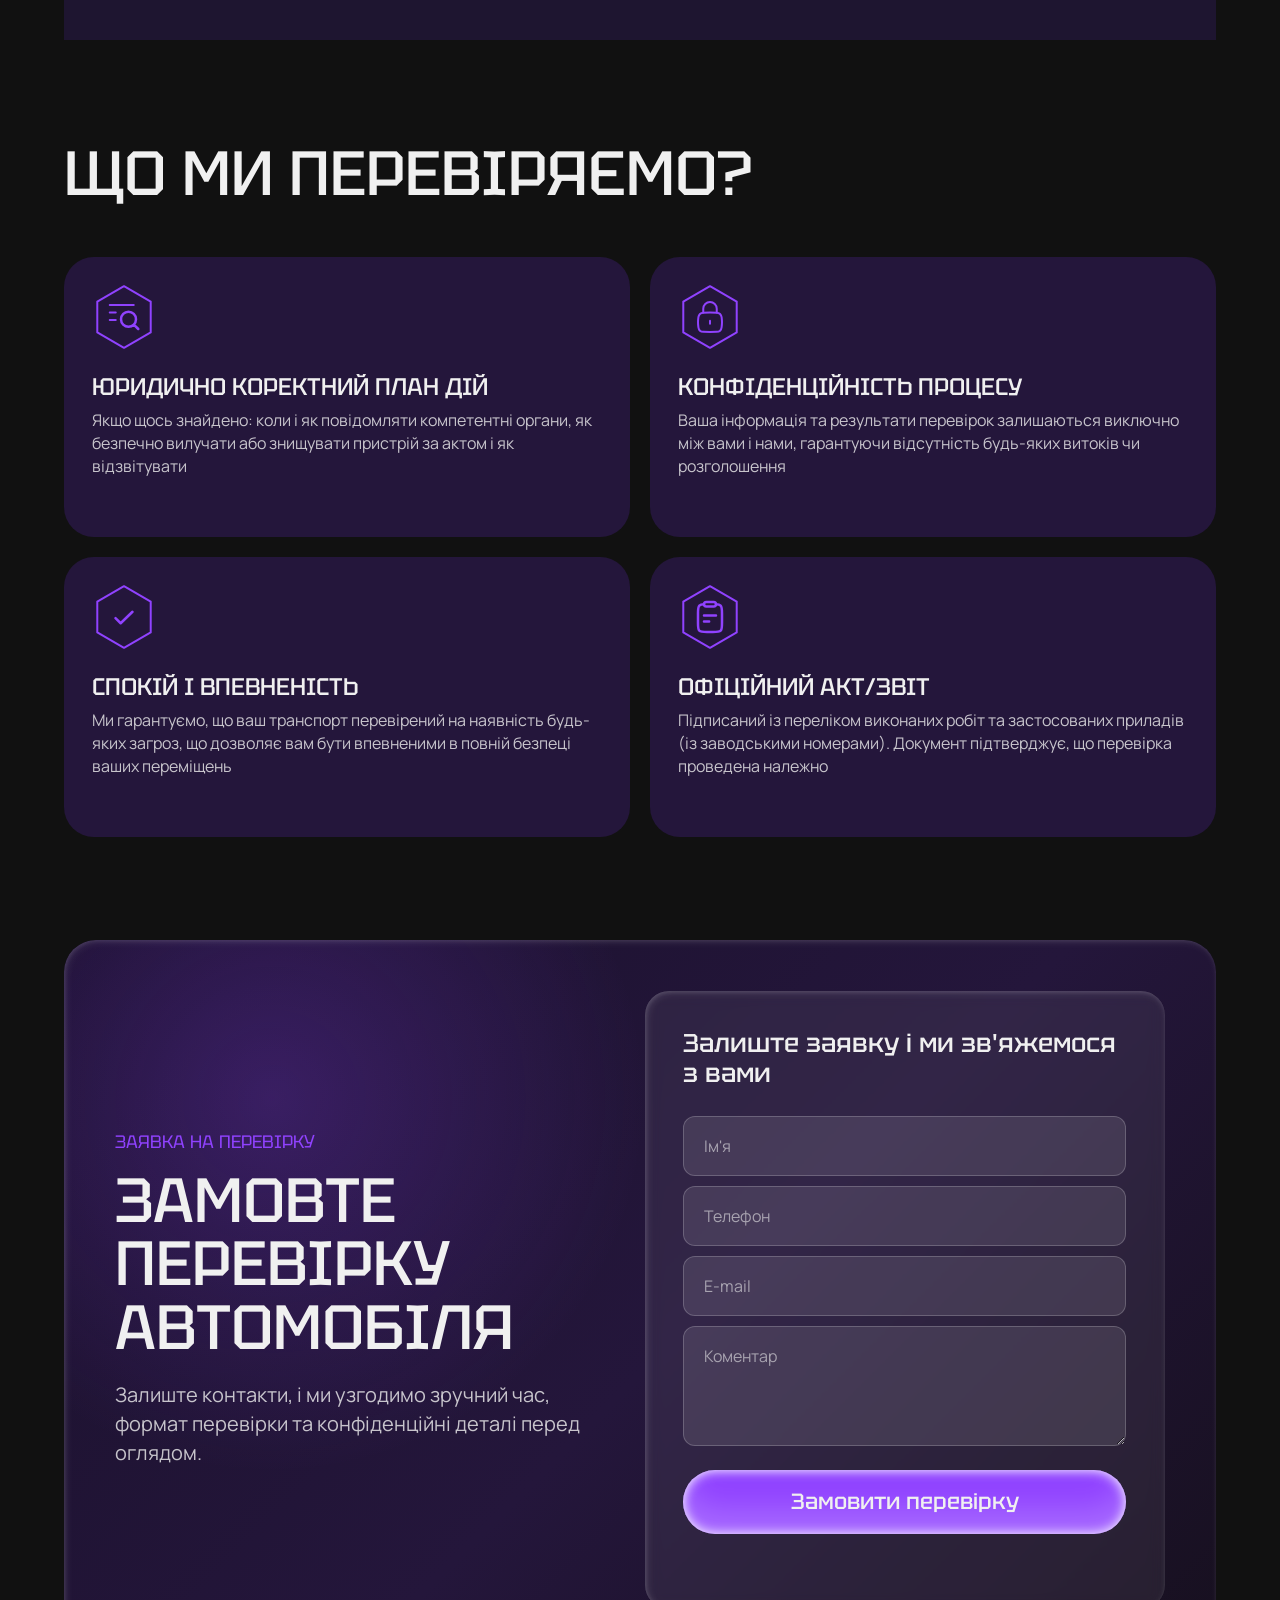
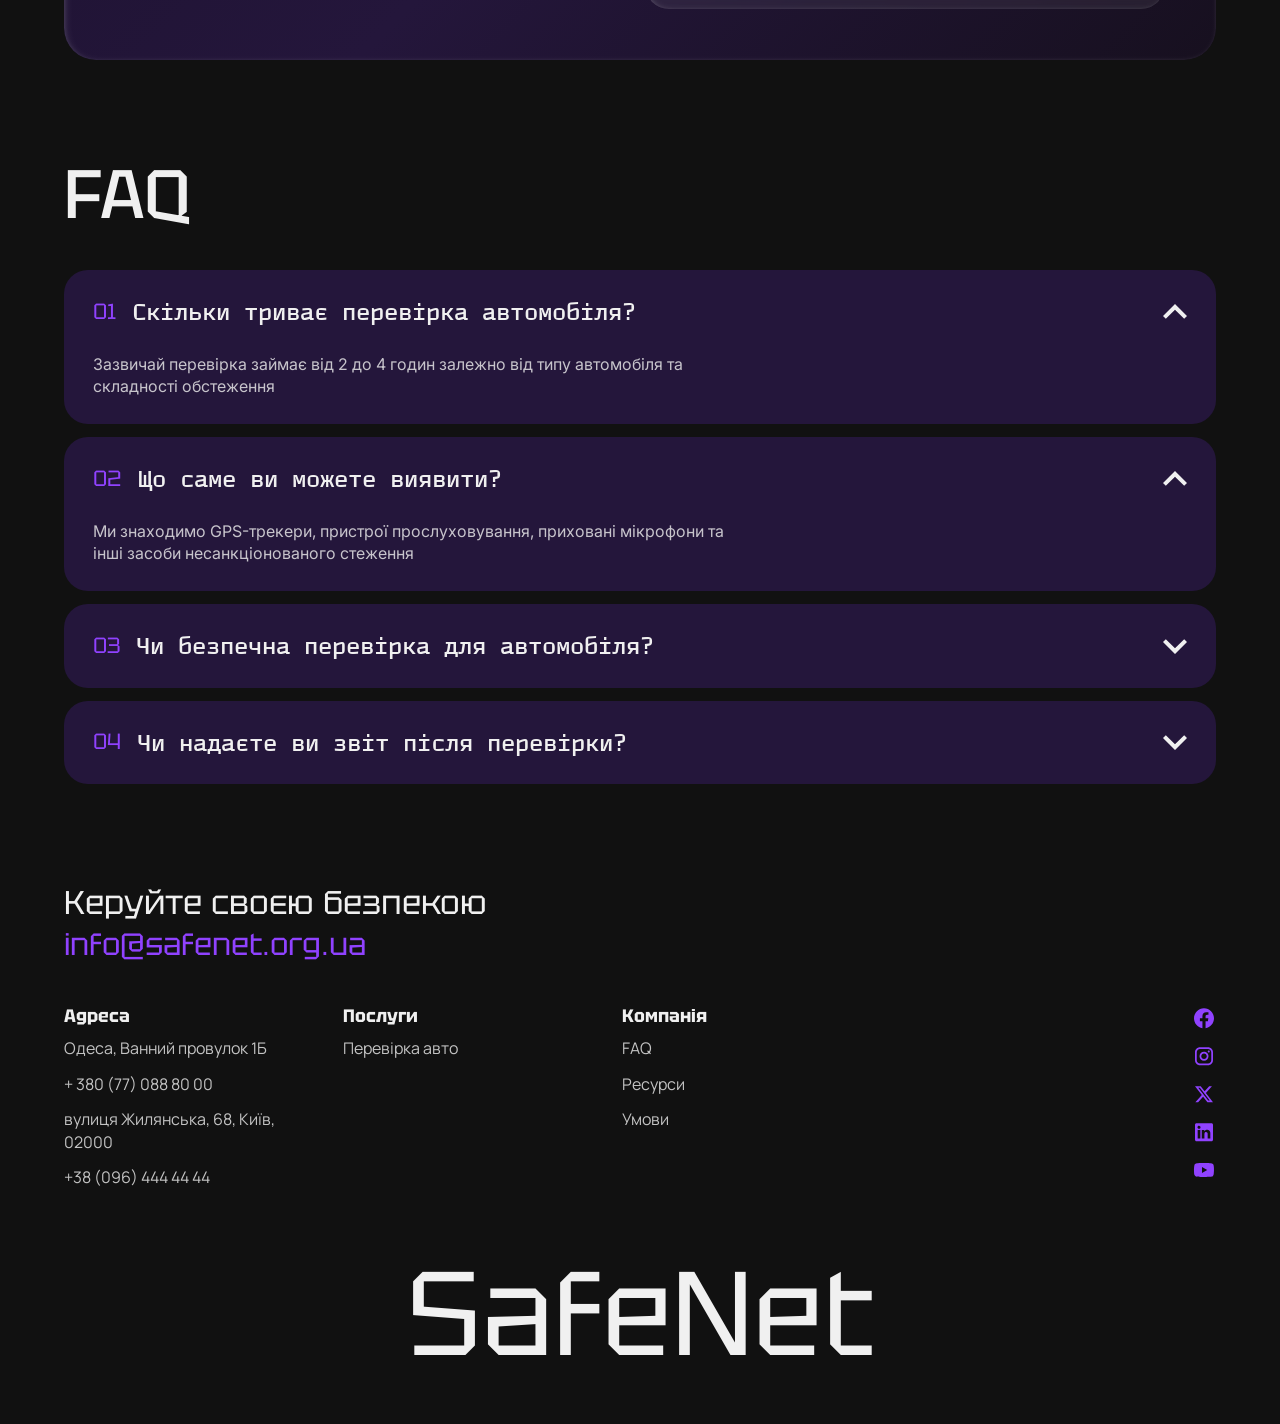
<file: pages/special-offer.html>
<!DOCTYPE html>
<html lang="uk">
<head>
    <meta charset="UTF-8">
    <meta name="viewport" content="width=device-width, initial-scale=1.0">
    <title>Спеціальна пропозиція для власників автомобілів | SafeNet Security</title>
    <meta name="description" content="Спеціальна пропозиція SafeNet Security для власників автомобілів. Виявляємо приховані пристрої стеження, прослуховування та інші засоби несанкціонованого контролю в авто.">
    <meta name="keywords" content="перевірка автомобіля на прослуховування, пошук GPS трекерів в авто, захист авто від стеження, перевірка авто на жучки, технічна безпека автомобіля, special offer SafeNet">
    <meta name="author" content="SafeNet Security">
    <meta name="robots" content="noindex, nofollow">
    <link rel="canonical" href="https://safenet.com.ua/pages/special-offer.html">

    <meta property="og:title" content="Спеціальна пропозиція для власників автомобілів | SafeNet Security">
    <meta property="og:description" content="Виявляємо приховані пристрої стеження, прослуховування та інші засоби несанкціонованого контролю у вашому автомобілі.">
    <meta property="og:type" content="website">
    <meta property="og:url" content="https://safenet.com.ua/pages/special-offer.html">
    <meta property="og:image" content="https://safenet.com.ua/images/car-protect-bg.webp">
    <meta property="og:site_name" content="SafeNet Security">
    <meta property="og:locale" content="uk_UA">

    <meta name="twitter:card" content="summary_large_image">
    <meta name="twitter:title" content="Спеціальна пропозиція для власників автомобілів | SafeNet Security">
    <meta name="twitter:description" content="Виявляємо приховані пристрої стеження, прослуховування та інші засоби несанкціонованого контролю у вашому автомобілі.">
    <meta name="twitter:image" content="https://safenet.com.ua/images/car-protect-bg.webp">

    <link rel="stylesheet" href="../css/style.css">
    <link rel="stylesheet" href="../css/special-offer.css">

    <link rel="preconnect" href="https://fonts.googleapis.com">
    <link rel="preconnect" href="https://fonts.gstatic.com" crossorigin>
    <link href="https://fonts.googleapis.com/css2?family=Inter:ital,opsz,wght@0,14..32,100..900;1,14..32,100..900&display=swap" rel="stylesheet">

    <link rel="icon" type="image/png" href="../favicon/favicon-96x96.png" sizes="96x96">
    <link rel="icon" type="image/svg+xml" href="../favicon/favicon.svg">
    <link rel="shortcut icon" href="../favicon/favicon.ico">
    <link rel="apple-touch-icon" sizes="180x180" href="../favicon/apple-touch-icon.png">
    <meta name="apple-mobile-web-app-title" content="MyWebSite">
    <link rel="manifest" href="../favicon/site.webmanifest">

    <link rel="preconnect" href="https://fonts.googleapis.com">
    <link rel="preconnect" href="https://fonts.gstatic.com" crossorigin>
    <link href="https://fonts.googleapis.com/css2?family=Manrope:wght@200..800&family=Tektur:wght@400..900&display=swap" rel="stylesheet">

    <script>
      !function(f,b,e,v,n,t,s)
      {if(f.fbq)return;n=f.fbq=function(){n.callMethod?
      n.callMethod.apply(n,arguments):n.queue.push(arguments)};
      if(!f._fbq)f._fbq=n;n.push=n;n.loaded=!0;n.version='2.0';
      n.queue=[];t=b.createElement(e);t.async=!0;
      t.src=v;s=b.getElementsByTagName(e)[0];
      s.parentNode.insertBefore(t,s)}(window, document,'script',
      'https://connect.facebook.net/en_US/fbevents.js');
      fbq('init', '1663883414822808');
      fbq('track', 'PageView');
    </script>

    <script>
      (function(c,l,a,r,i,t,y){
          c[a]=c[a]||function(){(c[a].q=c[a].q||[]).push(arguments)};
          t=l.createElement(r);t.async=1;t.src="https://www.clarity.ms/tag/"+i;
          y=l.getElementsByTagName(r)[0];y.parentNode.insertBefore(t,y);
      })(window, document, "clarity", "script", "t94qicloou");
    </script>

    <script async src="https://www.googletagmanager.com/gtag/js?id=AW-17231919704"></script>
    <script>
      window.dataLayer = window.dataLayer || [];
      function gtag(){dataLayer.push(arguments);}
      gtag('js', new Date());
      gtag('config', 'AW-17231919704');
    </script>

    <script>(function(w,d,s,l,i){w[l]=w[l]||[];w[l].push({'gtm.start':
        new Date().getTime(),event:'gtm.js'});var f=d.getElementsByTagName(s)[0],
        j=d.createElement(s),dl=l!='dataLayer'?'&l='+l:'';j.async=true;j.src=
        'https://www.googletagmanager.com/gtm.js?id='+i+dl;f.parentNode.insertBefore(j,f);
        })(window,document,'script','dataLayer','GTM-W5Q69R6W');</script>
</head>
<body>
    <noscript><iframe src="https://www.googletagmanager.com/ns.html?id=GTM-W5Q69R6W"
        height="0" width="0" style="display:none;visibility:hidden"></iframe></noscript>

    <noscript>
        <img height="1" width="1" style="display:none" src="https://www.facebook.com/tr?id=1663883414822808&ev=PageView&noscript=1" alt="">
    </noscript>

    <header class="header container special-offer-header">
        <div class="video-background special-offer-video-background">
            <video autoplay muted loop playsinline preload="auto" poster="../images/car-protect-bg.webp">
                <source src="../video/special-offer-bg.mp4" type="video/mp4">
            </video>
        </div>

        <div class="header-container">
            <a href="../index.html" class="logo" aria-label="SafeNet Security">
                <div class="logo-container">
                    <svg width="58" height="82" viewBox="0 0 58 82" fill="none" xmlns="http://www.w3.org/2000/svg"><path d="M32.273.001c.241-.054 1.29 1.533 1.447 1.817 1.843 3.353 1.142 7.27-1.518 9.964L8.62 35.014a13.36 13.36 0 0 0 6.151 5.407l19.607-19.202c10.678-8.045 25.732.688 23.376 13.933-.931 5.23-4.665 8.25-8.258 11.775 3.218 3.084 3.27 8.212.264 11.46L25.679 82c-3.144-3.066-3.17-8.186-.22-11.384L49.363 46.93c-.957-1.642-2.52-3.206-4.109-4.283-.33-.224-1.816-1.178-2.094-1.064-5.238 5.167-10.471 10.337-15.72 15.493-3.496 3.433-5.826 6.115-11.157 6.705C2.989 65.248-5.068 49.93 3.608 39.959c.621-.714 4.72-4.447 4.807-4.776.056-.21-.883-1.264-1.097-1.61-1.93-3.121-1.61-6.875.711-9.69zm10.194 26.324c-.994.126-2.234.712-3.006 1.332-4.461 4.003-8.502 8.922-13.002 12.83-2.838 2.466-6.344 3.277-9.824 1.478-.45-.232-1.716-1.309-1.824-1.337-.154-.04-.267 0-.376.11-2.03 2.356-5.725 4.605-6.119 7.895-.698 5.816 5.908 9.283 10.487 5.522 4.58-3.762 8.671-9.31 13.267-13.087 2.808-2.307 6.629-2.667 9.776-.785.439.264 1.044.916 1.317 1.054.103.052.164.086.261 0 3.039-3.366 8.042-5.999 5.791-11.314-1.132-2.677-3.84-4.062-6.748-3.694z" fill="#fff"/></svg>
                </div>
            </a>

            <nav class="nav">
                <ul class="nav-list">
                    <li class="nav-item nav-item-active dropdown" id="dropdown-trigger">
                        <div class="nav-item-line-container">
                            <span class="nav-item-line"></span>
                            <span class="nav-item-line"></span>
                            <span class="nav-item-line"></span>
                        </div>
                        <button class="nav-link nav-link-active">Всі послуги</button>
                    </li>
                    <li class="nav-item"><a href="../index.html#about" class="nav-link">Про нас</a></li>
                    <li class="nav-item"><a href="../index.html#faq" class="nav-link">Питання</a></li>
                    <li class="nav-item"><a href="../index.html#contacts" class="nav-link">Контакти</a></li>
                </ul>
                <div class="dropdown-menu" id="dropdown-menu">
                    <ul>
                        <li><a href="./polygraf.html" class="dropdown-link">Перевірка на поліграфі</a></li>
                        <li><a href="./office-check.html" class="dropdown-link">Аудит офісів і житла</a></li>
                    </ul>
                </div>
            </nav>

            <div class="cta-btn-container">
                <a href="#consultation" class="cta-btn">Замовити перевірку</a>
            </div>

            <div class="burger-menu" id="burger-menu">
                <ul>
                    <li class="burger-hr"></li>
                    <li class="burger-link burger-dropdown" id="burger-dropdown-trigger">
                        <div class="burger-nav-item-container">
                            <div class="burger-nav-item-line-container">
                                <span class="burger-nav-item-line"></span>
                                <span class="burger-nav-item-line"></span>
                                <span class="burger-nav-item-line"></span>
                            </div>
                            <button>Всі послуги</button>
                        </div>
                        <div class="burger-dropdown-menu" id="burger-dropdown-menu">
                            <ul>
                                <li><a href="./polygraf.html" class="burger-dropdown-link"><svg class="burger-dropdown-arrow" width="7" height="10" viewBox="0 0 7 10" fill="none" xmlns="http://www.w3.org/2000/svg"><path d="M.158 8.825 3.975 5 .158 1.175 1.333 0l5 5-5 5z" fill="#CBCBCB"/></svg>Перевірка на поліграфі</a></li>
                                <li><a href="./office-check.html" class="burger-dropdown-link"><svg class="burger-dropdown-arrow" width="7" height="10" viewBox="0 0 7 10" fill="none" xmlns="http://www.w3.org/2000/svg"><path d="M.158 8.825 3.975 5 .158 1.175 1.333 0l5 5-5 5z" fill="#CBCBCB"/></svg>Аудит офісів і житла</a></li>
                            </ul>
                        </div>
                    </li>
                    <li class="burger-hr"></li>
                    <li class="burger-link"><a href="../index.html#about">Про нас</a></li>
                    <li class="burger-hr"></li>
                    <li class="burger-link"><a href="../index.html#faq">Питання</a></li>
                    <li class="burger-hr"></li>
                    <li class="burger-link"><a href="../index.html#contacts">Контакти</a></li>
                    <li class="burger-hr"></li>
                </ul>
            </div>

            <div class="burger-icon" id="burger-icon" aria-label="Меню" aria-expanded="false">
                <div class="burger-stick"></div>
                <div class="burger-stick"></div>
            </div>
        </div>

        <div class="special-offer-hero">
            <div class="special-offer-copy">
                <h1 class="special-offer-title">Спеціальна пропозиція для власників автомобілів</h1>
                <p class="special-offer-description">Виявляємо приховані пристрої стеження, прослуховування та інші засоби несанкціонованого контролю у вашому автомобілі</p>
                <div class="special-offer-actions">
                    <a href="#consultation" class="header-cta-btn special-offer-cta">
                        Замовити перевірку
                        <svg width="32" height="32" viewBox="0 0 32 32" fill="none" xmlns="http://www.w3.org/2000/svg"><g clip-path="url(#special-offer-arrow)"><path d="M8 8v2.667h11.453L6.667 23.453l1.88 1.88 12.786-12.786V24H24V8z" fill="#fff"/></g><defs><clipPath id="special-offer-arrow"><path fill="#fff" d="M0 0h32v32H0z"/></clipPath></defs></svg>
                    </a>
                </div>
            </div>
        </div>
    </header>

    <main class="special-offer-main">
        <section class="offer-details-section container" id="offer-details">
            <h2 class="offer-details-title">Що ви отримаєте після перевірки?</h2>

            <div class="offer-details-card">
                <div class="offer-price-block">
                    <h3 class="offer-price-label">Спеціальна ціна</h3>
                    <div class="offer-price-values">
                        <span class="offer-price-old">500$</span>
                        <span class="offer-price-current">450$</span>
                    </div>
                    <a href="#consultation" class="header-cta-btn offer-details-cta">
                        Замовити перевірку
                        <svg width="32" height="32" viewBox="0 0 32 32" fill="none" xmlns="http://www.w3.org/2000/svg"><g clip-path="url(#offer-details-arrow)"><path d="M8 8v2.667h11.453L6.667 23.453l1.88 1.88 12.786-12.786V24H24V8z" fill="#fff"/></g><defs><clipPath id="offer-details-arrow"><path fill="#fff" d="M0 0h32v32H0z"/></clipPath></defs></svg>
                    </a>
                </div>

                <div class="offer-includes-block">
                    <h3 class="offer-includes-title">Деталі спеціальної перевірки</h3>
                    <ul class="offer-includes-list">
                        <li>Виявлення GPS-трекерів</li>
                        <li>Пошук пристроїв прослуховування</li>
                        <li>Перевірка салону та багажного відділення</li>
                        <li>Огляд кузова та прихованих порожнин</li>
                        <li>Аналіз електронних систем автомобіля</li>
                        <li>Перевірка на несанкціоноване підключення</li>
                        <li>Контроль радіочастотного фону</li>
                        <li>Рекомендації щодо усунення загроз</li>
                    </ul>
                </div>
            </div>
        </section>

        <section class="inspection-benefits-section container" id="inspection-benefits">
            <h2 class="inspection-benefits-heading">Що ми перевіряємо?</h2>

            <div class="inspection-benefits-grid">
                <article class="inspection-benefit-card">
                    <svg class="inspection-benefit-icon" width="64" height="64" viewBox="0 0 64 64" fill="none" xmlns="http://www.w3.org/2000/svg"><path d="M58.713 16.577v30.845L32 62.845 5.287 47.422V16.577L32 1.154z" stroke="#9042ff" stroke-width="2" stroke-linejoin="round"/><path d="M17.75 27.5h6m-6 7.5h6m-6-15h24" stroke="#9042ff" stroke-width="2" stroke-linecap="round" stroke-linejoin="round"/><path d="M41.803 39.553 46.25 44M44 34.25a7.5 7.5 0 1 0-15 0 7.5 7.5 0 0 0 15 0" stroke="#9042ff" stroke-width="2.5" stroke-linecap="round" stroke-linejoin="round"/></svg>
                    <h3 class="inspection-benefit-title">Юридично коректний план дій</h3>
                    <p class="inspection-benefit-description">Якщо щось знайдено: коли і як повідомляти компетентні органи, як безпечно вилучати або знищувати пристрій за актом і як відзвітувати</p>
                </article>

                <article class="inspection-benefit-card">
                    <svg class="inspection-benefit-icon" width="64" height="64" viewBox="0 0 64 64" fill="none" xmlns="http://www.w3.org/2000/svg"><path d="M58.713 16.577v30.845L32 62.845 5.287 47.422V16.577L32 1.154z" stroke="#9042ff" stroke-width="2" stroke-linejoin="round"/><path d="M32 38.75v-3" stroke="#9042ff" stroke-width="2" stroke-linecap="round"/><path d="M20.402 42.267c.337 2.505 2.412 4.468 4.938 4.584 2.124.098 4.283.149 6.66.149s4.536-.051 6.66-.149c2.526-.116 4.601-2.078 4.938-4.584.22-1.635.402-3.31.402-5.017 0-1.706-.182-3.382-.402-5.017-.337-2.505-2.412-4.468-4.937-4.584A143 143 0 0 0 32 27.5c-2.377 0-4.536.051-6.66.149-2.526.116-4.601 2.078-4.938 4.584-.22 1.635-.402 3.31-.402 5.017 0 1.706.182 3.382.402 5.017Z" stroke="#9042ff" stroke-width="2"/><path d="M25.25 27.5v-3.75a6.75 6.75 0 0 1 13.5 0v3.75" stroke="#9042ff" stroke-width="2" stroke-linecap="round" stroke-linejoin="round"/></svg>
                    <h3 class="inspection-benefit-title">Конфіденційність процесу</h3>
                    <p class="inspection-benefit-description">Ваша інформація та результати перевірок залишаються виключно між вами і нами, гарантуючи відсутність будь-яких витоків чи розголошення</p>
                </article>

                <article class="inspection-benefit-card">
                    <svg class="inspection-benefit-icon" width="64" height="64" viewBox="0 0 64 64" fill="none" xmlns="http://www.w3.org/2000/svg"><path d="M58.713 16.577v30.845L32 62.845 5.287 47.422V16.577L32 1.154z" stroke="#9042ff" stroke-width="2" stroke-linejoin="round"/><path d="m23.5 33.2 5.147 5.05L40.5 26.75" stroke="#9042ff" stroke-width="2.5" stroke-linecap="round" stroke-linejoin="round"/></svg>
                    <h3 class="inspection-benefit-title">Спокій і впевненість</h3>
                    <p class="inspection-benefit-description">Ми гарантуємо, що ваш транспорт перевірений на наявність будь-яких загроз, що дозволяє вам бути впевненими в повній безпеці ваших переміщень</p>
                </article>

                <article class="inspection-benefit-card">
                    <svg class="inspection-benefit-icon" width="64" height="64" viewBox="0 0 64 64" fill="none" xmlns="http://www.w3.org/2000/svg"><path d="M58.713 16.577v30.845L32 62.845 5.287 47.422V16.577L32 1.154z" stroke="#9042ff" stroke-width="2" stroke-linejoin="round"/><path d="M35.744 17h-7.5a2.25 2.25 0 0 0 0 4.5h7.5a2.25 2.25 0 0 0 0-4.5m-9.75 19.5h5.143m-5.143-6h12" stroke="#9042ff" stroke-width="2.5" stroke-linecap="round" stroke-linejoin="round"/><path d="M37.994 19.25c2.33.07 3.72.33 4.682 1.292 1.318 1.318 1.318 3.44 1.318 7.682v9.775c0 4.243 0 6.364-1.318 7.682S39.236 47 34.994 47h-6c-4.242 0-6.364 0-7.682-1.318s-1.318-3.44-1.318-7.682v-9.775c0-4.243 0-6.364 1.318-7.682.962-.962 2.352-1.222 4.682-1.292" stroke="#9042ff" stroke-width="2.5" stroke-linecap="round" stroke-linejoin="round"/></svg>
                    <h3 class="inspection-benefit-title">Офіційний акт/звіт</h3>
                    <p class="inspection-benefit-description">Підписаний із переліком виконаних робіт та застосованих приладів (із заводськими номерами). Документ підтверджує, що перевірка проведена належно</p>
                </article>
            </div>
        </section>

        <section class="special-offer-consultation container" id="consultation">
            <div class="special-offer-consultation__content">
                <div class="special-offer-consultation__copy">
                    <span class="special-offer-consultation__eyebrow">Заявка на перевірку</span>
                    <h2 class="special-offer-consultation__title">Замовте перевірку автомобіля</h2>
                    <p class="special-offer-consultation__text">Залиште контакти, і ми узгодимо зручний час, формат перевірки та конфіденційні деталі перед оглядом.</p>
                </div>

                <form class="special-offer-form" action="https://formspree.io/f/mjkraddq" method="POST" id="special-offer-form">
                    <h3 class="special-offer-form__title">Залиште заявку і ми зв'яжемося з вами</h3>
                    <input type="hidden" name="source" value="special-offer">
                    <input type="hidden" name="service" value="Перевірка автомобіля">

                    <div class="special-offer-form__fields">
                        <input type="text" name="name" placeholder="Ім'я" class="special-offer-form__input" required>
                        <input type="tel" name="phone" placeholder="Телефон" class="special-offer-form__input" required>
                        <input type="email" name="email" placeholder="E-mail" class="special-offer-form__input">
                        <textarea name="message" placeholder="Коментар" class="special-offer-form__textarea"></textarea>
                    </div>

                    <button type="submit" class="special-offer-form__button">Замовити перевірку</button>
                    <p class="special-offer-form__status" aria-live="polite"></p>
                </form>
            </div>
        </section>

        <section class="special-offer-faq container" id="faq">
            <h2 class="special-offer-faq__title">FAQ</h2>

            <div class="faq__items special-offer-faq__items">
                <div class="faq__item special-offer-faq__item active">
                    <div class="faq__header special-offer-faq__header">
                        <div class="special-offer-faq__question-wrap">
                            <span class="special-offer-faq__number">01</span>
                            <h3 class="faq__question special-offer-faq__question">Скільки триває перевірка автомобіля?</h3>
                        </div>
                        <svg class="faq__arrow special-offer-faq__arrow" width="24" height="15" viewBox="0 0 24 15" fill="none" xmlns="http://www.w3.org/2000/svg"><path d="M2.82.18 12 9.34 21.18.18 24 3 12 15 0 3z" fill="#F0F0F0"/></svg>
                    </div>
                    <div class="faq__content special-offer-faq__content" style="max-height: 200px;">
                        <p class="faq__answer special-offer-faq__answer">Зазвичай перевірка займає від 2 до 4 годин залежно від типу автомобіля та складності обстеження</p>
                    </div>
                </div>

                <div class="faq__item special-offer-faq__item active">
                    <div class="faq__header special-offer-faq__header">
                        <div class="special-offer-faq__question-wrap">
                            <span class="special-offer-faq__number">02</span>
                            <h3 class="faq__question special-offer-faq__question">Що саме ви можете виявити?</h3>
                        </div>
                        <svg class="faq__arrow special-offer-faq__arrow" width="24" height="15" viewBox="0 0 24 15" fill="none" xmlns="http://www.w3.org/2000/svg"><path d="M2.82.18 12 9.34 21.18.18 24 3 12 15 0 3z" fill="#F0F0F0"/></svg>
                    </div>
                    <div class="faq__content special-offer-faq__content" style="max-height: 200px;">
                        <p class="faq__answer special-offer-faq__answer">Ми знаходимо GPS-трекери, пристрої прослуховування, приховані мікрофони та інші засоби несанкціонованого стеження</p>
                    </div>
                </div>

                <div class="faq__item special-offer-faq__item">
                    <div class="faq__header special-offer-faq__header">
                        <div class="special-offer-faq__question-wrap">
                            <span class="special-offer-faq__number">03</span>
                            <h3 class="faq__question special-offer-faq__question">Чи безпечна перевірка для автомобіля?</h3>
                        </div>
                        <svg class="faq__arrow special-offer-faq__arrow" width="24" height="15" viewBox="0 0 24 15" fill="none" xmlns="http://www.w3.org/2000/svg"><path d="M2.82.18 12 9.34 21.18.18 24 3 12 15 0 3z" fill="#F0F0F0"/></svg>
                    </div>
                    <div class="faq__content special-offer-faq__content">
                        <p class="faq__answer special-offer-faq__answer">Так. Огляд виконується акуратно, без втручання в штатні системи автомобіля та без пошкодження салону, обшивки чи електроніки.</p>
                    </div>
                </div>

                <div class="faq__item special-offer-faq__item">
                    <div class="faq__header special-offer-faq__header">
                        <div class="special-offer-faq__question-wrap">
                            <span class="special-offer-faq__number">04</span>
                            <h3 class="faq__question special-offer-faq__question">Чи надаєте ви звіт після перевірки?</h3>
                        </div>
                        <svg class="faq__arrow special-offer-faq__arrow" width="24" height="15" viewBox="0 0 24 15" fill="none" xmlns="http://www.w3.org/2000/svg"><path d="M2.82.18 12 9.34 21.18.18 24 3 12 15 0 3z" fill="#F0F0F0"/></svg>
                    </div>
                    <div class="faq__content special-offer-faq__content">
                        <p class="faq__answer special-offer-faq__answer">Так, після перевірки ми надаємо офіційний акт/звіт із переліком проведених робіт, застосованих приладів і результатів обстеження.</p>
                    </div>
                </div>
            </div>
        </section>
    </main>

    <footer class="special-offer-footer container" id="contacts">
        <div class="special-offer-footer__lead">
            <p class="special-offer-footer__headline">Керуйте своєю безпекою</p>
            <a href="mailto:info@safenet.org.ua" class="special-offer-footer__email">info@safenet.org.ua</a>
        </div>

        <div class="special-offer-footer__meta">
            <div class="special-offer-footer__cols">
                <div class="special-offer-footer__col">
                    <h3 class="special-offer-footer__title">Адреса</h3>
                    <p class="special-offer-footer__text">Одеса, Ванний провулок 1Б</p>
                    <a href="tel:+380770888000" class="special-offer-footer__text special-offer-footer__link">+ 380 (77) 088 80 00</a>
                    <p class="special-offer-footer__text">вулиця Жилянська, 68, Київ, 02000</p>
                    <a href="tel:+380964444444" class="special-offer-footer__text special-offer-footer__link">+38 (096) 444 44 44</a>
                </div>

                <div class="special-offer-footer__col">
                    <h3 class="special-offer-footer__title">Послуги</h3>
                    <a href="./special-offer.html" class="special-offer-footer__text special-offer-footer__link">Перевірка авто</a>
                </div>

                <div class="special-offer-footer__col">
                    <h3 class="special-offer-footer__title">Компанія</h3>
                    <a href="#faq" class="special-offer-footer__text special-offer-footer__link">FAQ</a>
                    <a href="../index.html#about" class="special-offer-footer__text special-offer-footer__link">Ресурси</a>
                    <a href="./privacy-policy.html" class="special-offer-footer__text special-offer-footer__link">Умови</a>
                </div>
            </div>

            <div class="special-offer-footer__socials">
                <a href="https://www.facebook.com/share/1AUpwiZ2hr/?mibextid=wwXIfr" target="_blank" class="special-offer-footer__social" aria-label="Facebook">
                    <svg width="24" height="24" viewBox="0 0 24 24" fill="none" xmlns="http://www.w3.org/2000/svg"><path d="M22 12.3033C22 6.7467 17.5229 2.24219 12 2.24219C6.47715 2.24219 2 6.7467 2 12.3033C2 17.325 5.65684 21.4874 10.4375 22.2422V15.2116H7.89844V12.3033H10.4375V10.0867C10.4375 7.56515 11.9305 6.17231 14.2146 6.17231C15.3088 6.17231 16.4531 6.36882 16.4531 6.36882V8.8448H15.1922C13.95 8.8448 13.5625 9.62041 13.5625 10.4161V12.3033H16.3359L15.8926 15.2116H13.5625V22.2422C18.3432 21.4874 22 17.3252 22 12.3033Z" fill="#9042FF"/></svg>
                </a>
                <a href="https://www.instagram.com/safe.net.security?igsh=eTlybjZtbHBnaTFh" target="_blank" class="special-offer-footer__social" aria-label="Instagram">
                    <svg width="24" height="24" viewBox="0 0 24 24" fill="none" xmlns="http://www.w3.org/2000/svg"><path fill-rule="evenodd" clip-rule="evenodd" d="M16 3.24219H8C5.23858 3.24219 3 5.48077 3 8.24219V16.2422C3 19.0036 5.23858 21.2422 8 21.2422H16C18.7614 21.2422 21 19.0036 21 16.2422V8.24219C21 5.48077 18.7614 3.24219 16 3.24219ZM19.25 16.2422C19.2445 18.0348 17.7926 19.4867 16 19.4922H8C6.20735 19.4867 4.75549 18.0348 4.75 16.2422V8.24219C4.75549 6.44954 6.20735 4.99768 8 4.99219H16C17.7926 4.99768 19.2445 6.44954 19.25 8.24219V16.2422ZM16.75 8.49219C17.3023 8.49219 17.75 8.04447 17.75 7.49219C17.75 6.93991 17.3023 6.49219 16.75 6.49219C16.1977 6.49219 15.75 6.93991 15.75 7.49219C15.75 8.04447 16.1977 8.49219 16.75 8.49219ZM12 7.74219C9.51472 7.74219 7.5 9.75691 7.5 12.2422C7.5 14.7275 9.51472 16.7422 12 16.7422C14.4853 16.7422 16.5 14.7275 16.5 12.2422C16.5027 11.0479 16.0294 9.90176 15.1849 9.05727C14.3404 8.21278 13.1943 7.73953 12 7.74219ZM9.25 12.2422C9.25 13.761 10.4812 14.9922 12 14.9922C13.5188 14.9922 14.75 13.761 14.75 12.2422C14.75 10.7234 13.5188 9.49219 12 9.49219C10.4812 9.49219 9.25 10.7234 9.25 12.2422Z" fill="#9042FF"/></svg>
                </a>
                <a href="https://x.com" target="_blank" class="special-offer-footer__social" aria-label="X">
                    <svg width="24" height="24" viewBox="0 0 24 24" fill="none" xmlns="http://www.w3.org/2000/svg"><path d="M17.1761 4.24219H19.9362L13.9061 11.0196L21 20.2422H15.4456L11.0951 14.6488L6.11723 20.2422H3.35544L9.80517 12.993L3 4.24219H8.69545L12.6279 9.35481L17.1761 4.24219ZM16.2073 18.6176H17.7368L7.86441 5.78147H6.2232L16.2073 18.6176Z" fill="#9042FF"/></svg>
                </a>
                <a href="https://www.linkedin.com" target="_blank" class="special-offer-footer__social" aria-label="LinkedIn">
                    <svg width="24" height="24" viewBox="0 0 24 24" fill="none" xmlns="http://www.w3.org/2000/svg"><path fill-rule="evenodd" clip-rule="evenodd" d="M4.5 3.24219C3.67157 3.24219 3 3.91376 3 4.74219V19.7422C3 20.5706 3.67157 21.2422 4.5 21.2422H19.5C20.3284 21.2422 21 20.5706 21 19.7422V4.74219C21 3.91376 20.3284 3.24219 19.5 3.24219H4.5ZM8.52076 7.24491C8.52639 8.20116 7.81061 8.79038 6.96123 8.78616C6.16107 8.78194 5.46357 8.14491 5.46779 7.24632C5.47201 6.40116 6.13998 5.72194 7.00764 5.74163C7.88795 5.76132 8.52639 6.40679 8.52076 7.24491ZM12.2797 10.0039H9.75971H9.7583V18.5638H12.4217V18.3641C12.4217 17.9842 12.4214 17.6042 12.4211 17.2241C12.4203 16.2103 12.4194 15.1954 12.4246 14.1819C12.426 13.9358 12.4372 13.6799 12.5005 13.445C12.7381 12.5675 13.5271 12.0008 14.4074 12.1401C14.9727 12.2286 15.3467 12.5563 15.5042 13.0893C15.6013 13.4225 15.6449 13.7811 15.6491 14.1285C15.6605 15.1761 15.6589 16.2237 15.6573 17.2714C15.6567 17.6412 15.6561 18.0112 15.6561 18.381V18.5624H18.328V18.3571C18.328 17.9051 18.3278 17.4532 18.3275 17.0013C18.327 15.8718 18.3264 14.7423 18.3294 13.6124C18.3308 13.1019 18.276 12.5985 18.1508 12.1049C17.9638 11.3708 17.5771 10.7633 16.9485 10.3246C16.5027 10.0124 16.0133 9.81129 15.4663 9.78879C15.404 9.7862 15.3412 9.78281 15.2781 9.7794C14.9984 9.76428 14.7141 9.74892 14.4467 9.80285C13.6817 9.95613 13.0096 10.3063 12.5019 10.9236C12.4429 10.9944 12.3852 11.0663 12.2991 11.1736L12.2797 11.1979V10.0039ZM5.68164 18.5666H8.33242V10.0095H5.68164V18.5666Z" fill="#9042FF"/></svg>
                </a>
                <a href="https://www.youtube.com/@SafeNetSecurity1" target="_blank" class="special-offer-footer__social" aria-label="YouTube">
                    <svg width="24" height="24" viewBox="0 0 24 24" fill="none" xmlns="http://www.w3.org/2000/svg"><path d="M21.5933 7.20301C21.4794 6.78041 21.2568 6.39501 20.9477 6.08518C20.6386 5.77534 20.2537 5.55187 19.8313 5.43701C18.2653 5.00701 12.0003 5.00001 12.0003 5.00001C12.0003 5.00001 5.73633 4.99301 4.16933 5.40401C3.74725 5.52415 3.36315 5.75078 3.0539 6.06214C2.74464 6.3735 2.52062 6.75913 2.40333 7.18201C1.99033 8.74801 1.98633 11.996 1.98633 11.996C1.98633 11.996 1.98233 15.26 2.39233 16.81C2.62233 17.667 3.29733 18.344 4.15533 18.575C5.73733 19.005 11.9853 19.012 11.9853 19.012C11.9853 19.012 18.2503 19.019 19.8163 18.609C20.2388 18.4943 20.6241 18.2714 20.934 17.9622C21.2439 17.653 21.4677 17.2682 21.5833 16.846C21.9973 15.281 22.0003 12.034 22.0003 12.034C22.0003 12.034 22.0203 8.76901 21.5933 7.20301ZM9.99633 15.005L10.0013 9.00501L15.2083 12.01L9.99633 15.005Z" fill="#9042FF"/></svg>
                </a>
            </div>
        </div>

        <div class="special-offer-footer__brand">SafeNet</div>
    </footer>

    <script src="../js/burger-menu.js"></script>
    <script src="../js/dropdown-menu.js"></script>
    <script src="../js/faq.js"></script>
    <script src="../js/special-offer-form.js"></script>
</body>
</html>
</file>
<file: css/car-protect.css>
/* Import main styles */
@import url('style.css');

:root {
    --color-price: #9D9D9D;
}

.section-margin {
    margin-top: clamp(64px, 6vw, 96px);
}

.header-title {
    text-transform: uppercase;
    margin-top: clamp(40px, 8vw, 80px);
    font-size: clamp(66px, calc(65px + (93 * ((100vw - 320px) / 1400))), 126px);
}

.header-description {
    font-family: 'Inter', sans-serif;
    font-size: clamp(16px, calc(16px + (2 * ((100vw - 320px) / 1400))), 18px);
    color: var(--color-white-opacity-80);
    line-height: 1.4;
    margin-bottom: 0;
    max-width: 560px;
    margin-left: auto;
    margin-right: auto;
}

.why-audit-section {
    background-color: #060E1E;
}

.why-audit-blocks {
    display: flex;
    flex-wrap: wrap;
    gap: 20px;
    justify-content: center;
    align-items: flex-start;
}

.why-audit-title-block {
    flex: 0 0 calc(33.333% - 14px);
    min-width: 300px;
    max-width: 610px;
    min-height: clamp(300px, 15vw, 523px);
    padding: 12px;
    display: flex;
    justify-content: flex-start;
}

.why-audit-title {
    font-family: var(--font-heading);
    font-weight: var(--font-weight-heading-medium);
    color: var(--color-white);
    margin: 0;
    font-size: clamp(28px, calc(28px + (32 * ((100vw - 320px) / 1400))), 60px);
    line-height: 1.2;
}

/* Card styles from polygraf */
.card {
    flex: 0 0 calc(33.333% - 14px);
    min-width: 300px;
    max-width: 610px;
    max-height: 1200px;
    background: #201C32;
    border-radius: 36px;
    overflow: hidden;
    border: 1px solid rgba(255, 255, 255, 0.1);
    cursor: pointer;
    transition: all 0.3s ease;
    position: relative;
}

.card:hover {
    border-color: #9B54FF;
    box-shadow: 0 0 20px rgba(155, 84, 255, 0.4);
}

.card:active {
    border-color: #9B54FF;
    box-shadow: 0 0 30px rgba(155, 84, 255, 0.6);
}

.card-image {
    margin: 20px 20px 0 20px;
    overflow: hidden;
    border-radius: 24px;
}

.card-image img {
    width: 100%;
    height: 100%;
    object-fit: cover;
}

.card-content {
    padding: 20px;
    display: flex;
    align-items: center;
    justify-content: space-between;
    position: relative;
}

.card-text {
    flex: 1;
}

.card-content h3 {
    font-family: var(--font-heading);
    font-weight: var(--font-weight-heading-medium);
    color: var(--color-white);
    font-size: clamp(16px, calc(16px + (4 * ((100vw - 320px) / 1400))), 20px);
    margin: 0 0 8px 0;
}

.card-content p {
    font-family: var(--font-paragraph);
    color: var(--color-price);
    font-size: clamp(14px, calc(14px + (2 * ((100vw - 320px) / 1400))), 16px);
    margin: 0;
}

.expand-icon {
    width: 48px;
    height: 49px;
    display: flex;
    align-items: center;
    justify-content: center;
    transition: transform 0.3s ease;
    flex-shrink: 0;
}

.expand-icon svg {
    width: 48px;
    height: 49px;
    transition: transform 0.3s ease;
}

.card.expanded .expand-icon svg {
    transform: rotate(180deg);
}

.card-details {
    max-height: 0;
    overflow: hidden;
    transition: max-height 0.3s ease;
}

.card.expanded .card-details {
    max-height: 600px;
    overflow-y: auto;
}

.card-details p {
    border-top: 1px solid #434257;
    padding: 20px;
    margin: 0;
    font-family: var(--font-paragraph);
    color: var(--color-white-opacity-80);
    font-size: clamp(14px, calc(14px + (2 * ((100vw - 320px) / 1400))), 16px);
    line-height: 1.5;
}

/* Advantages Section Styles */
.advantages-section {
    background-color: #060E1E;
}

.advantages-title {
    font-family: var(--font-heading);
    font-weight: var(--font-weight-heading-medium);
    color: var(--color-white);
    text-align: center;
    margin-bottom: 60px;
    font-size: clamp(28px, calc(28px + (32 * ((100vw - 320px) / 1400))), 60px);
    line-height: 1.2;
}

.advantages-cards {
    display: grid;
    grid-template-columns: repeat(2, 1fr);
    gap: 20px;
    margin: 0 auto;
    justify-content: space-between;
}

.advantage-card {
    background: #110C23 url('../images/polygraph-advantages-bg.webp') center/cover no-repeat;
    background-blend-mode: plus-lighter;
    border-radius: 24px;
    padding: 32px;
    display: flex;
    flex-direction: column;
    gap: 20px;
    min-height: 400px;
}

.advantage-number {
    font-family: var(--font-heading);
    font-weight: var(--font-weight-heading-medium);
    color: var(--color-white-opacity-30);
    font-size: clamp(18px, calc(18px + (6 * ((100vw - 320px) / 1400))), 24px);
    margin-bottom: 10px;
}

.advantage-content {
    flex: 1;
    display: flex;
    flex-direction: column;
}

.advantage-content h3 {
    font-family: var(--font-heading);
    font-weight: var(--font-weight-heading-medium);
    color: var(--color-white);
    font-size: 26px;
    margin: 0 0 12px 0;
}

.advantage-content p {
    font-family: var(--font-paragraph);
    color: var(--color-white-opacity-80);
    font-size: clamp(14px, calc(14px + (2 * ((100vw - 320px) / 1400))), 16px);
    line-height: 1.5;
    margin: 0;
    flex: 1;
}

.advantage-image {
    width: 100%;
    border-radius: 12px;
    overflow: hidden;
    margin-top: auto;
}

.advantage-image img {
    width: 100%;
    height: auto;
    display: block;
}

/* Animation styles */
@keyframes fadeInUp {
    from {
        opacity: 0;
        transform: translateY(30px);
    }
    to {
        opacity: 1;
        transform: translateY(0);
    }
}

@keyframes fadeInLeft {
    from {
        opacity: 0;
        transform: translateX(-30px);
    }
    to {
        opacity: 1;
        transform: translateX(0);
    }
}

@keyframes fadeIn {
    from {
        opacity: 0;
    }
    to {
        opacity: 1;
    }
}

.fade-in-up {
    animation: fadeInUp 0.6s ease-out forwards;
}

.fade-in-left {
    animation: fadeInLeft 0.6s ease-out forwards;
}

.fade-in {
    animation: fadeIn 0.8s ease-out forwards;
}

.advantage-card:nth-child(1) { animation-delay: 0.1s; }
.advantage-card:nth-child(2) { animation-delay: 0.3s; }
.advantage-card:nth-child(3) { animation-delay: 0.5s; }

.advantage-card {
    opacity: 0;
}

/* Process Section Styles */
.process-section {
    background-color: #060E1E;
}

.process-title {
    font-family: var(--font-heading);
    font-weight: var(--font-weight-heading-medium);
    color: var(--color-white);
    text-align: center;
    margin-bottom: 60px;
    font-size: clamp(28px, calc(28px + (32 * ((100vw - 320px) / 1400))), 60px);
    line-height: 1.2;
    text-transform: uppercase;
}

.process-cards {
    display: flex;
    gap: 20px;
    margin: 0 auto;
    justify-content: space-between;
    align-items: center;
}

.process-card {
    max-width: 610px;
}

.process-image {
    width: clamp(64px, 8vw, 128px);
    height: clamp(64px, 8vw, 128px);
    margin: 0 auto 20px auto;
}

.process-image img {
    width: 100%;
    height: 100%;
    object-fit: cover;
    display: block;
}

.process-content h3 {
    font-family: var(--font-heading);
    font-weight: var(--font-weight-heading-medium);
    color: var(--color-white);
    font-size: clamp(18px, calc(18px + (4 * ((100vw - 320px) / 1400))), 22px);
    margin: 0 0 12px 0;
    text-transform: uppercase;
    text-align: center;
}

.process-content p {
    font-family: var(--font-paragraph);
    color: var(--color-white-opacity-80);
    font-size: clamp(14px, calc(14px + (2 * ((100vw - 320px) / 1400))), 16px);
    line-height: 1.5;
    margin: 0;
    text-align: center;
}



/* Results Section Styles */
.results-section {
    background-color: #060E1E;
}

.results-grid {
    display: grid;
    grid-template-columns: 1fr 2fr;
    gap: 20px;
    align-items: start;
}

.results-title-block {
    display: flex;
    align-items: center;
    height: 100%;
}

.results-title {
    font-family: var(--font-heading);
    font-weight: var(--font-weight-heading-medium);
    color: var(--color-white);
    font-size: clamp(28px, calc(28px + (32 * ((100vw - 320px) / 1400))), 60px);
    line-height: 1.2;
    text-transform: uppercase;
    margin: 0;
}

.results-cards {
    display: grid;
    grid-template-columns: repeat(2, 1fr);
    gap: 20px;
    margin-bottom: 20px;
}

.results-cards-second {
    display: grid;
    grid-template-columns: repeat(2, 1fr);
    gap: 20px;
    grid-column: 2;
    justify-self: end;
    width: 100%;
}

.result-card {
    max-width: 610px;
}

.result-image {
    width: 64px;
    height: 64px;
    margin: 0 0 20px 0;
}

.result-image img {
    width: 100%;
    height: 100%;
    object-fit: cover;
    display: block;
}

.result-content h3 {
    font-family: var(--font-heading);
    font-weight: var(--font-weight-heading-medium);
    color: var(--color-white);
    font-size: clamp(18px, calc(18px + (4 * ((100vw - 320px) / 1400))), 22px);
    margin: 0 0 12px 0;
    text-transform: uppercase;
    text-align: left;
}

.result-content p {
    font-family: var(--font-paragraph);
    color: var(--color-white-opacity-80);
    font-size: clamp(14px, calc(14px + (2 * ((100vw - 320px) / 1400))), 16px);
    line-height: 1.5;
    margin: 0;
    text-align: left;
}

@media (max-width: 768px) {
    .results-grid {
        grid-template-columns: 1fr;
        gap: 20px;
    }
    
    .results-title-block {
        order: 1;
    }
    
    .results-cards {
        order: 2;
        grid-template-columns: 1fr;
        justify-self: stretch;
        margin-bottom: 20px;
    }
    
    .results-cards-second {
        order: 3;
        grid-template-columns: 1fr;
        justify-self: stretch;
        grid-column: 1;
    }
    
    .result-image {
        margin: 0 0 20px 0;
    }
    
    .result-content h3,
    .result-content p {
        text-align: left;
    }

    .advantages-cards {
        grid-template-columns: 1fr;
        max-width: 100%;
    }
    
    .advantage-card {
        min-height: 350px;
    }
    
    .process-cards {
        flex-direction: column;
        align-items: flex-start;
    }
    
    .process-card {
        max-width: 100%;
        width: 100%;
    }
    
    .process-image {
        margin: 0 0 20px 0;
    }
    
    .process-content h3 {
        text-align: left;
    }
    
    .process-content p {
        text-align: left;
    }
    .why-audit-title-block{
        min-height: auto;
        text-align: center !important; 
    }
}

@media (max-width: 450px) {
    .results-title {
        max-width: 327px;
        margin: 0 auto;
        text-align: center;
    }
}

/* When to Contact Section Styles */
.when-contact-section {
    background-color: #060E1E;
}

.when-contact-grid {
    display: grid;
    grid-template-columns: 1fr 2fr;
    gap: 20px;
    align-items: start;
    margin: 0 auto;
}

.when-contact-title-block {
    display: flex;
    height: 100%;
}

.when-contact-title {
    font-family: var(--font-heading);
    font-weight: var(--font-weight-heading-medium);
    color: var(--color-white);
    font-size: clamp(28px, calc(28px + (32 * ((100vw - 320px) / 1400))), 60px);
    line-height: 1.2;
    text-transform: uppercase;
    margin: 0;
}

.when-contact-content {
    display: flex;
    flex-direction: column;
    gap: 20px;
}

.when-contact-image {
    width: 100%;
}

.when-contact-image img {
    width: 100%;
    height: auto;
    display: block;
}

.when-contact-cards {
    display: grid;
    grid-template-columns: repeat(2, 1fr);
    gap: 20px;
}

.when-contact-card {
    display: flex;
    flex-direction: column;
    gap: 16px;
    align-items: flex-start;
}

.when-contact-number {
    font-family: var(--font-heading);
    font-weight: var(--font-weight-heading-medium);
    color: var(--color-white);
    font-size: clamp(18px, calc(18px + (6 * ((100vw - 320px) / 1400))), 24px);
    flex-shrink: 0;
}

.when-contact-text h3 {
    font-family: var(--font-heading);
    font-weight: var(--font-weight-heading-medium);
    color: var(--color-white);
    font-size: clamp(18px, calc(18px + (4 * ((100vw - 320px) / 1400))), 22px);
    margin: 0 0 8px 0;
    text-transform: uppercase;
}

.when-contact-text p {
    font-family: var(--font-paragraph);
    color: var(--color-price);
    font-size: clamp(14px, calc(14px + (2 * ((100vw - 320px) / 1400))), 16px);
    line-height: 1.5;
    margin: 0;
}

@media (max-width: 768px) {
    .when-contact-grid {
        grid-template-columns: 1fr;
        gap: 20px;
    }
    
    .when-contact-cards {
        grid-template-columns: 1fr;
    }
    
    .when-contact-card {
        flex-direction: column;
        gap: 12px;
    }
    .when-contact-title{
        text-align: center !important;
        margin: 0 auto;
    }
}

/* Audit Pricing Section Styles */
.audit-pricing-section {
    background-color: #060E1E;
}

.audit-pricing-grid {
    display: grid;
    grid-template-columns: 1fr 2fr;
    gap: 20px;
    align-items: start;
    margin: 0 auto;
}

.audit-pricing-title-block {
    display: flex;
    align-items: center;
    height: 100%;
}

.audit-pricing-title {
    font-family: var(--font-heading);
    font-weight: var(--font-weight-heading-medium);
    color: var(--color-white);
    font-size: clamp(28px, calc(28px + (32 * ((100vw - 320px) / 1400))), 60px);
    line-height: 1.2;
    text-transform: uppercase;
    margin: 0;
}

.audit-pricing-content {
    max-width: 1240px;
    padding: clamp(24px, 4vw, 48px);
    background: #201C32;
    border-radius: 24px;
    border: 1px solid rgba(255, 255, 255, 0.1);
    display: flex;
    flex-direction: row;
    gap: 32px;
    align-items: center;
}

.audit-pricing-list {
    max-width: 535px;
}

.audit-pricing-list h3 {
    font-family: var(--font-heading);
    font-weight: var(--font-weight-heading-medium);
    color: var(--color-white);
    font-size: clamp(20px, calc(20px + (6 * ((100vw - 320px) / 1400))), 26px);
    margin: 0 0 20px 0;
    text-transform: uppercase;
}

.audit-pricing-list ul {
    list-style: none;
    padding: 0;
    margin: 0;
    display: flex;
    flex-direction: column;
    gap: 12px;
}

.audit-pricing-list li {
    font-family: var(--font-paragraph);
    color: var(--color-white-opacity-80);
    font-size: clamp(14px, calc(14px + (2 * ((100vw - 320px) / 1400))), 16px);
    line-height: 1.5;
    position: relative;
    padding-left: 20px;
}

.audit-pricing-list li::before {
    content: "•";
    color: #9B54FF;
    font-weight: bold;
    position: absolute;
    left: 0;
}

.audit-pricing-info {
    display: flex;
    flex-direction: column;
    gap: 16px;
}

.pricing-row {
    display: flex;
    flex-direction: column;
    align-items: center;
    gap: 8px;
}

.old-price-container {
    display: flex;
    flex-direction: column;
    gap: 4px;
    align-items: center;
}

.old-price {
    font-family: var(--font-heading);
    font-weight: var(--font-weight-heading-medium);
    color: var(--color-white-opacity-30);
    font-size: clamp(18px, calc(18px + (4 * ((100vw - 320px) / 1400))), 22px);
    text-decoration: line-through;
    text-decoration-color: var(--color-white-opacity-30);
    text-decoration-thickness: 1px;
}

.new-price {
    font-family: var(--font-heading);
    font-weight: var(--font-weight-heading-medium);
    color: var(--color-white);
    font-size: clamp(45px, 5vw, 57px);
}

.pricing-note {
    font-family: var(--font-paragraph);
    color: var(--color-price);
    font-size: clamp(14px, calc(14px + (2 * ((100vw - 320px) / 1400))), 16px);
    margin: 0;
}

.pricing-btn {
    background: #A083F7;
    box-shadow: inset 0px 0px 12px #FFFFFF, inset 0px -24px 32px rgba(255, 255, 255, 0.22), inset 0px 8px 24px -16px rgba(255, 255, 255, 0.24);
    border-radius: 100px;
    padding: 20px 32px;
    display: inline-flex;
    align-items: center;
    justify-content: center;
    gap: 12px;
    color: var(--color-white);
    font-family: var(--font-heading);
    font-weight: var(--font-weight-heading-medium);
    font-size: clamp(16px, calc(16px + (2 * ((100vw - 320px) / 1400))), 18px);
    text-decoration: none;
    border: none;
    cursor: pointer;
    transition: all 0.3s ease;
    text-transform: uppercase;
    position: relative;
    overflow: hidden;
}

.pricing-btn::before {
    content: '';
    position: absolute;
    top: -0.5px;
    left: -0.5px;
    right: -0.5px;
    bottom: -0.5px;
    background: linear-gradient(135deg, rgba(255, 255, 255, 0.3), rgba(255, 255, 255, 0.1));
    border-radius: 100px;
    opacity: 0;
    transition: opacity 0.3s ease;
    z-index: -1;
}

.pricing-btn:hover::before {
    opacity: 1;
}

.pricing-btn:hover {
    box-shadow: inset 0px 0px 12px #FFFFFF, inset 0px -24px 32px rgba(255, 255, 255, 0.22), inset 0px 8px 24px -16px rgba(255, 255, 255, 0.24);
}

.pricing-btn-full {
    width: 100%;
}

@media (max-width: 768px) {
    .audit-pricing-grid {
        grid-template-columns: 1fr;
        gap: 20px;
    }
    
    .audit-pricing-title {
        text-align: center;
        margin: 0 auto;
    }
    
    .audit-pricing-content {
        padding: clamp(20px, 3vw, 24px);
        flex-direction: column;
    }
}

/* Why Choose Us Section Styles */
.why-choose-section {
    background-color: #060E1E;
}

.why-choose-title {
    font-family: var(--font-heading);
    font-weight: var(--font-weight-heading-medium);
    color: var(--color-white);
    text-align: center;
    margin-bottom: 60px;
    font-size: clamp(28px, calc(28px + (32 * ((100vw - 320px) / 1400))), 60px);
    line-height: 1.2;
    text-transform: uppercase;
}

.why-choose-cards {
    display: flex;
    gap: 20px;
    justify-content: space-between;
    align-items: stretch;
}

.why-choose-card {
    max-width: 610px;
    width: 100%;
    display: flex;
    flex-direction: column;
    gap: 20px;
}

.why-choose-image {
    width: 100%;
    overflow: hidden;
    border-radius: 12px;
}

.why-choose-image img {
    width: 100%;
    height: 100%;
    object-fit: cover;
    display: block;
}

.why-choose-content h3 {
    font-family: var(--font-heading);
    font-weight: var(--font-weight-heading-medium);
    color: var(--color-white);
    font-size: clamp(18px, calc(18px + (4 * ((100vw - 320px) / 1400))), 22px);
    margin: 0 0 12px 0;
    text-transform: uppercase;
}

.why-choose-content p {
    font-family: var(--font-paragraph);
    color: var(--color-white-opacity-80);
    font-size: clamp(14px, calc(14px + (2 * ((100vw - 320px) / 1400))), 16px);
    line-height: 1.5;
    margin: 0;
}

@media (max-width: 768px) {
    .why-choose-cards {
        flex-direction: column;
    }
    
    .why-choose-card {
        max-width: 100%;
    }
}

/* FAQ Section Styles */
.faq {
    margin-top: clamp(64px, 8vw, 128px);
}

.faq__title {
    font-size: var(--font-size-heading-h2);
    color: var(--color-white);
    font-family: var(--font-heading);
    font-weight: var(--font-weight-heading-medium);
    line-height: 100%;
    text-transform: uppercase;
    margin-bottom: 48px;
}

.faq__items {
    width: 100%;
}

.faq__item {
    border-top: 1px solid rgba(255, 255, 255, 0.1);
    border-bottom: 1px solid rgba(255, 255, 255, 0.1);
    margin-top: -1px;
}

.faq__header {
    display: flex;
    justify-content: space-between;
    align-items: center;
    padding: 30px 48px;
    cursor: pointer;
    transition: all 0.3s ease;
}

.faq__question {
    font-family: var(--font-heading);
    font-weight: var(--font-weight-heading-medium);
    font-size: clamp(20px, 2.2vw, 24px);
    color: var(--color-white);
    line-height: 120%;
    max-width: 660px;
    margin: 0;
}

.faq__arrow {
    flex-shrink: 0;
    transition: transform 0.3s ease;
}

.faq__content {
    max-height: 0;
    overflow: hidden;
    transition: all 0.3s ease;
    padding: 0 48px;
}

.faq__answer {
    font-family: var(--font-paragraph);
    font-size: var(--paragraph-size);
    color: var(--color-gray);
    line-height: 140%;
    max-width: 660px;
    margin: 0;
    padding-bottom: 30px;
}

.faq__item.active .faq__arrow {
    transform: rotate(180deg);
}

/* Consultation Section Styles */
.consultation {
    display: flex;
    flex-direction: column;
    align-items: center;
    text-align: center;
    padding-top: clamp(32px, 5vw, 64px);
    padding-bottom: clamp(32px, 5vw, 64px);
    background-image: url(../img/consultation-bg.webp);
    background-size: cover;
    background-position: center;
    margin-top: clamp(64px, 8vw, 128px);
}

.consultation__logo {
    margin-bottom: 48px;
}

.consultation__title {
    font-size: var(--font-size-heading-h2);
    color: var(--color-white);
    text-align: center;
    font-family: var(--font-heading);
    font-weight: var(--font-weight-heading-medium);
    line-height: 100%;
    text-transform: uppercase;
    margin-bottom: 64px;
}

.consultation__form {
    width: 610px;
    height: 503px;
    background: rgba(240, 240, 240, 0.07);
    background-blend-mode: plus-lighter;
    box-shadow: inset 2px 2.00046px 9px rgba(255, 255, 255, 0.12), inset 1px 1px 4px rgba(255, 255, 255, 0.12);
    backdrop-filter: blur(7.5px);
    border-radius: 24px;
    padding: 48px;
    display: flex;
    flex-direction: column;
    gap: 0;
}

.consultation__form-title {
    font-family: var(--font-heading);
    font-weight: var(--font-weight-heading-medium);
    font-size: clamp(25px, 2.2vw, 28px);
    color: var(--color-white);
    margin-bottom: 32px;
    line-height: 120%;
    text-align: left;
}

.consultation__form-inputs {
    display: flex;
    flex-direction: column;
    gap: 10px;
    margin-bottom: 32px;
}

.consultation__input {
    width: 100%;
    height: 60px;
    background: rgba(255, 255, 255, 0.1);
    border: 1px solid rgba(255, 255, 255, 0.2);
    border-radius: 12px;
    padding: 0 20px;
    font-family: var(--font-paragraph);
    font-size: 16px;
    color: var(--color-white);
    transition: all 0.3s ease-in-out;
}

.consultation__input::placeholder {
    color: var(--color-gray);
}

.consultation__input:focus {
    outline: none;
    border-color: #A083F7;
    background: rgba(255, 255, 255, 0.15);
}

.consultation__btn {
    background: #A083F7;
    box-shadow: inset 0px 0px 12px #FFFFFF, inset 0px -24px 32px rgba(255, 255, 255, 0.22), inset 0px 8px 24px -16px rgba(255, 255, 255, 0.24);
    border-radius: 100px;
    width: 100%;
    height: 59px;
    display: flex;
    align-items: center;
    justify-content: center;
    font-family: var(--font-paragraph);
    font-size: 16px;
    font-weight: 500;
    color: var(--color-white);
    border: none;
    cursor: pointer;
    position: relative;
    overflow: hidden;
    transition: all 0.3s ease-in-out;
}

.consultation__btn::before {
    content: '';
    position: absolute;
    top: -0.5px;
    left: -0.5px;
    right: -0.5px;
    bottom: -0.5px;
    background: radial-gradient(36.87% 66.76% at 50% 50%, #A083F7 0%, #27009D 100%);
    border-radius: 100px;
    opacity: 0;
    transition: opacity 0.3s ease-in-out;
    z-index: -1;
}

.consultation__btn:hover::before {
    opacity: 1;
}

.consultation__btn:hover {
    box-shadow: inset 0px 0px 12px #FFFFFF, inset 0px -24px 32px rgba(255, 255, 255, 0.22), inset 0px 8px 24px -16px rgba(255, 255, 255, 0.24);
}

@media (max-width: 768px) {
    .faq__header {
        padding: 24px;
    }
    
    .faq__content {
        padding: 0 24px;
    }
    
    .faq__question {
        font-size: clamp(18px, 4vw, 20px);
        max-width: 280px;
    }
    
    .faq__answer {
        max-width: 100%;
    }
    
    .consultation__form {
        width: 100%;
        max-width: 500px;
        height: auto;
        padding: 32px 24px;
    }
}
</file>
<file: css/office-check.css>
/* Import main styles */
@import url('style.css');

:root {
    --color-price: #9D9D9D;
}

.section-margin {
    margin-top: clamp(64px, 6vw, 96px);
}

.header-title {
    text-transform: uppercase;
    margin-top: clamp(40px, 8vw, 80px);
}

.header-description {
    font-family: 'Inter', sans-serif;
    font-size: clamp(16px, calc(16px + (2 * ((100vw - 320px) / 1400))), 18px);
    color: var(--color-white-opacity-80);
    line-height: 1.4;
    margin-bottom: 0;
    max-width: 560px;
    margin-left: auto;
    margin-right: auto;
}

.why-audit-section {
    background-color: #060E1E;
}

.why-audit-blocks {
    display: flex;
    flex-wrap: wrap;
    gap: 20px;
    justify-content: center;
    align-items: flex-start;
}

.why-audit-title-block {
    flex: 0 0 calc(33.333% - 14px);
    min-width: 300px;
    max-width: 610px;
    min-height: clamp(300px, 15vw, 523px);
    padding: 12px;
    display: flex;
    justify-content: flex-start;
}

.why-audit-title {
    font-family: var(--font-heading);
    font-weight: var(--font-weight-heading-medium);
    color: var(--color-white);
    margin: 0;
    font-size: clamp(28px, calc(28px + (32 * ((100vw - 320px) / 1400))), 60px);
    line-height: 1.2;
}

/* Card styles from polygraf */
.card {
    flex: 0 0 calc(33.333% - 14px);
    min-width: 300px;
    max-width: 610px;
    max-height: 1200px;
    background: #201C32;
    border-radius: 36px;
    overflow: hidden;
    border: 1px solid rgba(255, 255, 255, 0.1);
    cursor: pointer;
    transition: all 0.3s ease;
    position: relative;
}

.card:hover {
    border-color: #9B54FF;
    box-shadow: 0 0 20px rgba(155, 84, 255, 0.4);
}

.card:active {
    border-color: #9B54FF;
    box-shadow: 0 0 30px rgba(155, 84, 255, 0.6);
}

.card-image {
    margin: 20px 20px 0 20px;
    overflow: hidden;
    border-radius: 24px;
}

.card-image img {
    width: 100%;
    height: 100%;
    object-fit: cover;
}

.card-content {
    padding: 20px;
    display: flex;
    align-items: center;
    justify-content: space-between;
    position: relative;
}

.card-text {
    flex: 1;
}

.card-content h3 {
    font-family: var(--font-heading);
    font-weight: var(--font-weight-heading-medium);
    color: var(--color-white);
    font-size: clamp(16px, calc(16px + (4 * ((100vw - 320px) / 1400))), 20px);
    margin: 0 0 8px 0;
}

.card-content p {
    font-family: var(--font-paragraph);
    color: var(--color-price);
    font-size: clamp(14px, calc(14px + (2 * ((100vw - 320px) / 1400))), 16px);
    margin: 0;
}

.expand-icon {
    width: 48px;
    height: 49px;
    display: flex;
    align-items: center;
    justify-content: center;
    transition: transform 0.3s ease;
    flex-shrink: 0;
}

.expand-icon svg {
    width: 48px;
    height: 49px;
    transition: transform 0.3s ease;
}

.card.expanded .expand-icon svg {
    transform: rotate(180deg);
}

.card-details {
    max-height: 0;
    overflow: hidden;
    transition: max-height 0.3s ease;
}

.card.expanded .card-details {
    max-height: 600px;
    overflow-y: auto;
}

.card-details p {
    border-top: 1px solid #434257;
    padding: 20px;
    margin: 0;
    font-family: var(--font-paragraph);
    color: var(--color-white-opacity-80);
    font-size: clamp(14px, calc(14px + (2 * ((100vw - 320px) / 1400))), 16px);
    line-height: 1.5;
}

/* Advantages Section Styles */
.advantages-section {
    background-color: #060E1E;
}

.advantages-title {
    font-family: var(--font-heading);
    font-weight: var(--font-weight-heading-medium);
    color: var(--color-white);
    text-align: center;
    margin-bottom: 60px;
    font-size: clamp(28px, calc(28px + (32 * ((100vw - 320px) / 1400))), 60px);
    line-height: 1.2;
}

.advantages-cards {
    display: grid;
    grid-template-columns: repeat(3, 1fr);
    gap: 20px;
    margin: 0 auto;
    justify-content: space-between;
}

.advantage-card {
    background: #110C23 url('../images/polygraph-advantages-bg.webp') center/cover no-repeat;
    background-blend-mode: plus-lighter;
    border-radius: 24px;
    padding: 32px;
    display: flex;
    flex-direction: column;
    gap: 20px;
    min-height: 400px;
}

.advantage-number {
    font-family: var(--font-heading);
    font-weight: var(--font-weight-heading-medium);
    color: var(--color-white-opacity-30);
    font-size: clamp(18px, calc(18px + (6 * ((100vw - 320px) / 1400))), 24px);
    margin-bottom: 10px;
}

.advantage-content {
    flex: 1;
    display: flex;
    flex-direction: column;
}

.advantage-content h3 {
    font-family: var(--font-heading);
    font-weight: var(--font-weight-heading-medium);
    color: var(--color-white);
    font-size: 26px;
    margin: 0 0 12px 0;
}

.advantage-content p {
    font-family: var(--font-paragraph);
    color: var(--color-white-opacity-80);
    font-size: clamp(14px, calc(14px + (2 * ((100vw - 320px) / 1400))), 16px);
    line-height: 1.5;
    margin: 0;
    flex: 1;
}

.advantage-image {
    width: 100%;
    border-radius: 12px;
    overflow: hidden;
    margin-top: auto;
}

.advantage-image img {
    width: 100%;
    height: auto;
    display: block;
}

/* Animation styles */
@keyframes fadeInUp {
    from {
        opacity: 0;
        transform: translateY(30px);
    }
    to {
        opacity: 1;
        transform: translateY(0);
    }
}

@keyframes fadeInLeft {
    from {
        opacity: 0;
        transform: translateX(-30px);
    }
    to {
        opacity: 1;
        transform: translateX(0);
    }
}

@keyframes fadeIn {
    from {
        opacity: 0;
    }
    to {
        opacity: 1;
    }
}

.fade-in-up {
    animation: fadeInUp 0.6s ease-out forwards;
}

.fade-in-left {
    animation: fadeInLeft 0.6s ease-out forwards;
}

.fade-in {
    animation: fadeIn 0.8s ease-out forwards;
}

.advantage-card:nth-child(1) { animation-delay: 0.1s; }
.advantage-card:nth-child(2) { animation-delay: 0.3s; }
.advantage-card:nth-child(3) { animation-delay: 0.5s; }

.advantage-card {
    opacity: 0;
}

/* Process Section Styles */
.process-section {
    background-color: #060E1E;
}

.process-title {
    font-family: var(--font-heading);
    font-weight: var(--font-weight-heading-medium);
    color: var(--color-white);
    text-align: center;
    margin-bottom: 60px;
    font-size: clamp(28px, calc(28px + (32 * ((100vw - 320px) / 1400))), 60px);
    line-height: 1.2;
    text-transform: uppercase;
}

.process-cards {
    display: flex;
    gap: 20px;
    margin: 0 auto;
    justify-content: space-between;
    align-items: center;
}

.process-card {
    max-width: 610px;
}

.process-image {
    width: clamp(64px, 8vw, 128px);
    height: clamp(64px, 8vw, 128px);
    margin: 0 auto 20px auto;
}

.process-image img {
    width: 100%;
    height: 100%;
    object-fit: cover;
    display: block;
}

.process-content h3 {
    font-family: var(--font-heading);
    font-weight: var(--font-weight-heading-medium);
    color: var(--color-white);
    font-size: clamp(18px, calc(18px + (4 * ((100vw - 320px) / 1400))), 22px);
    margin: 0 0 12px 0;
    text-transform: uppercase;
    text-align: center;
}

.process-content p {
    font-family: var(--font-paragraph);
    color: var(--color-white-opacity-80);
    font-size: clamp(14px, calc(14px + (2 * ((100vw - 320px) / 1400))), 16px);
    line-height: 1.5;
    margin: 0;
    text-align: center;
}



/* Results Section Styles */
.results-section {
    background-color: #060E1E;
}

.results-grid {
    display: grid;
    grid-template-columns: 1fr 2fr;
    gap: 20px;
    align-items: start;
}

.results-title-block {
    display: flex;
    align-items: center;
    height: 100%;
}

.results-title {
    font-family: var(--font-heading);
    font-weight: var(--font-weight-heading-medium);
    color: var(--color-white);
    font-size: clamp(28px, calc(28px + (32 * ((100vw - 320px) / 1400))), 60px);
    line-height: 1.2;
    text-transform: uppercase;
    margin: 0;
}

.results-cards {
    display: grid;
    grid-template-columns: repeat(2, 1fr);
    gap: 20px;
    margin-bottom: 20px;
}

.results-cards-second {
    display: grid;
    grid-template-columns: repeat(2, 1fr);
    gap: 20px;
    grid-column: 2;
    justify-self: end;
    width: 100%;
}

.result-card {
    max-width: 610px;
}

.result-image {
    width: 64px;
    height: 64px;
    margin: 0 0 20px 0;
}

.result-image img {
    width: 100%;
    height: 100%;
    object-fit: cover;
    display: block;
}

.result-content h3 {
    font-family: var(--font-heading);
    font-weight: var(--font-weight-heading-medium);
    color: var(--color-white);
    font-size: clamp(18px, calc(18px + (4 * ((100vw - 320px) / 1400))), 22px);
    margin: 0 0 12px 0;
    text-transform: uppercase;
    text-align: left;
}

.result-content p {
    font-family: var(--font-paragraph);
    color: var(--color-white-opacity-80);
    font-size: clamp(14px, calc(14px + (2 * ((100vw - 320px) / 1400))), 16px);
    line-height: 1.5;
    margin: 0;
    text-align: left;
}

@media (max-width: 768px) {
    .results-grid {
        grid-template-columns: 1fr;
        gap: 20px;
    }
    
    .results-title-block {
        order: 1;
    }
    
    .results-cards {
        order: 2;
        grid-template-columns: 1fr;
        justify-self: stretch;
        margin-bottom: 20px;
    }
    
    .results-cards-second {
        order: 3;
        grid-template-columns: 1fr;
        justify-self: stretch;
        grid-column: 1;
    }
    
    .result-image {
        margin: 0 0 20px 0;
    }
    
    .result-content h3,
    .result-content p {
        text-align: left;
    }

    .advantages-cards {
        grid-template-columns: 1fr;
        max-width: 100%;
    }
    
    .advantage-card {
        min-height: 350px;
    }
    
    .process-cards {
        flex-direction: column;
        align-items: flex-start;
    }
    
    .process-card {
        max-width: 100%;
        width: 100%;
    }
    
    .process-image {
        margin: 0 0 20px 0;
    }
    
    .process-content h3 {
        text-align: left;
    }
    
    .process-content p {
        text-align: left;
    }
    .why-audit-title-block{
        min-height: auto;
        text-align: center !important; 
    }
}

@media (max-width: 450px) {
    .results-title {
        max-width: 327px;
        margin: 0 auto;
        text-align: center;
    }
}

/* When to Contact Section Styles */
.when-contact-section {
    background-color: #060E1E;
}

.when-contact-grid {
    display: grid;
    grid-template-columns: 1fr 2fr;
    gap: 20px;
    align-items: start;
    margin: 0 auto;
}

.when-contact-title-block {
    display: flex;
    height: 100%;
}

.when-contact-title {
    font-family: var(--font-heading);
    font-weight: var(--font-weight-heading-medium);
    color: var(--color-white);
    font-size: clamp(28px, calc(28px + (32 * ((100vw - 320px) / 1400))), 60px);
    line-height: 1.2;
    text-transform: uppercase;
    margin: 0;
}

.when-contact-content {
    display: flex;
    flex-direction: column;
    gap: 20px;
}

.when-contact-image {
    width: 100%;
}

.when-contact-image img {
    width: 100%;
    height: auto;
    display: block;
}

.when-contact-cards {
    display: grid;
    grid-template-columns: repeat(2, 1fr);
    gap: 20px;
}

.when-contact-card {
    display: flex;
    flex-direction: column;
    gap: 16px;
    align-items: flex-start;
}

.when-contact-number {
    font-family: var(--font-heading);
    font-weight: var(--font-weight-heading-medium);
    color: var(--color-white);
    font-size: clamp(18px, calc(18px + (6 * ((100vw - 320px) / 1400))), 24px);
    flex-shrink: 0;
}

.when-contact-text h3 {
    font-family: var(--font-heading);
    font-weight: var(--font-weight-heading-medium);
    color: var(--color-white);
    font-size: clamp(18px, calc(18px + (4 * ((100vw - 320px) / 1400))), 22px);
    margin: 0 0 8px 0;
    text-transform: uppercase;
}

.when-contact-text p {
    font-family: var(--font-paragraph);
    color: var(--color-price);
    font-size: clamp(14px, calc(14px + (2 * ((100vw - 320px) / 1400))), 16px);
    line-height: 1.5;
    margin: 0;
}

@media (max-width: 768px) {
    .when-contact-grid {
        grid-template-columns: 1fr;
        gap: 20px;
    }
    
    .when-contact-cards {
        grid-template-columns: 1fr;
    }
    
    .when-contact-card {
        flex-direction: column;
        gap: 12px;
    }
    .when-contact-title{
        text-align: center !important;
        margin: 0 auto;
    }
}

/* Audit Pricing Section Styles */
.audit-pricing-section {
    background-color: #060E1E;
}

.audit-pricing-grid {
    display: grid;
    grid-template-columns: 1fr 2fr;
    gap: 20px;
    align-items: start;
    margin: 0 auto;
}

.audit-pricing-title-block {
    display: flex;
    align-items: center;
    height: 100%;
}

.audit-pricing-title {
    font-family: var(--font-heading);
    font-weight: var(--font-weight-heading-medium);
    color: var(--color-white);
    font-size: clamp(28px, calc(28px + (32 * ((100vw - 320px) / 1400))), 60px);
    line-height: 1.2;
    text-transform: uppercase;
    margin: 0;
}

.audit-pricing-content {
    max-width: 1240px;
    padding: clamp(24px, 4vw, 48px);
    background: #201C32;
    border-radius: 24px;
    border: 1px solid rgba(255, 255, 255, 0.1);
    display: flex;
    flex-direction: row;
    gap: 32px;
    align-items: center;
}

.audit-pricing-list {
    max-width: 535px;
}

.audit-pricing-list h3 {
    font-family: var(--font-heading);
    font-weight: var(--font-weight-heading-medium);
    color: var(--color-white);
    font-size: clamp(20px, calc(20px + (6 * ((100vw - 320px) / 1400))), 26px);
    margin: 0 0 20px 0;
    text-transform: uppercase;
}

.audit-pricing-list ul {
    list-style: none;
    padding: 0;
    margin: 0;
    display: flex;
    flex-direction: column;
    gap: 12px;
}

.audit-pricing-list li {
    font-family: var(--font-paragraph);
    color: var(--color-white-opacity-80);
    font-size: clamp(14px, calc(14px + (2 * ((100vw - 320px) / 1400))), 16px);
    line-height: 1.5;
    position: relative;
    padding-left: 20px;
}

.audit-pricing-list li::before {
    content: "•";
    color: #9B54FF;
    font-weight: bold;
    position: absolute;
    left: 0;
}

.audit-pricing-info {
    display: flex;
    flex-direction: column;
    gap: 16px;
    align-items: flex-start;
}

.pricing-row {
    display: flex;
    flex-direction: column;
    align-items: center;
    gap: 8px;
}

.old-price-container {
    display: flex;
    flex-direction: column;
    gap: 4px;
    align-items: center;
}

.old-price {
    font-family: var(--font-heading);
    font-weight: var(--font-weight-heading-medium);
    color: rgba(255, 255, 255, 0.45);
    font-size: clamp(24px, calc(24px + (6 * ((100vw - 320px) / 1400))), 30px);
    text-decoration: line-through;
    text-decoration-color: rgba(255, 255, 255, 0.55);
    text-decoration-thickness: 2px;
}

.new-price {
    font-family: var(--font-heading);
    font-weight: var(--font-weight-heading-medium);
    color: var(--color-white);
    font-size: clamp(34px, 4vw, 48px);
    line-height: 1;
    white-space: nowrap;
}

.pricing-note {
    font-family: var(--font-paragraph);
    color: var(--color-price);
    font-size: clamp(14px, calc(14px + (2 * ((100vw - 320px) / 1400))), 16px);
    margin: 0;
}

.pricing-btn {
    background: #A083F7;
    box-shadow: inset 0px 0px 12px #FFFFFF, inset 0px -24px 32px rgba(255, 255, 255, 0.22), inset 0px 8px 24px -16px rgba(255, 255, 255, 0.24);
    border-radius: 100px;
    padding: 20px 32px;
    display: inline-flex;
    align-items: center;
    justify-content: center;
    gap: 12px;
    color: var(--color-white);
    font-family: var(--font-heading);
    font-weight: var(--font-weight-heading-medium);
    font-size: clamp(16px, calc(16px + (2 * ((100vw - 320px) / 1400))), 18px);
    text-decoration: none;
    border: none;
    cursor: pointer;
    transition: all 0.3s ease;
    text-transform: uppercase;
    position: relative;
    overflow: hidden;
}

.pricing-btn::before {
    content: '';
    position: absolute;
    top: -0.5px;
    left: -0.5px;
    right: -0.5px;
    bottom: -0.5px;
    background: linear-gradient(135deg, rgba(255, 255, 255, 0.3), rgba(255, 255, 255, 0.1));
    border-radius: 100px;
    opacity: 0;
    transition: opacity 0.3s ease;
    z-index: -1;
}

.pricing-btn:hover::before {
    opacity: 1;
}

.pricing-btn:hover {
    box-shadow: inset 0px 0px 12px #FFFFFF, inset 0px -24px 32px rgba(255, 255, 255, 0.22), inset 0px 8px 24px -16px rgba(255, 255, 255, 0.24);
}

.pricing-btn-full {
    width: 100%;
}

@media (max-width: 768px) {
    .audit-pricing-grid {
        grid-template-columns: 1fr;
        gap: 20px;
    }
    
    .audit-pricing-title {
        text-align: center;
        margin: 0 auto;
    }
    
    .audit-pricing-content {
        padding: clamp(20px, 3vw, 24px);
        flex-direction: column;
    }
}

/* Why Choose Us Section Styles */
.why-choose-section {
    background-color: #060E1E;
}

.why-choose-title {
    font-family: var(--font-heading);
    font-weight: var(--font-weight-heading-medium);
    color: var(--color-white);
    text-align: center;
    margin-bottom: 60px;
    font-size: clamp(28px, calc(28px + (32 * ((100vw - 320px) / 1400))), 60px);
    line-height: 1.2;
    text-transform: uppercase;
}

.why-choose-cards {
    display: flex;
    gap: 20px;
    justify-content: space-between;
    align-items: stretch;
}

.why-choose-card {
    max-width: 610px;
    width: 100%;
    display: flex;
    flex-direction: column;
    gap: 20px;
}

.why-choose-image {
    width: 100%;
    overflow: hidden;
    border-radius: 12px;
}

.why-choose-image img {
    width: 100%;
    height: 100%;
    object-fit: cover;
    display: block;
}

.why-choose-content h3 {
    font-family: var(--font-heading);
    font-weight: var(--font-weight-heading-medium);
    color: var(--color-white);
    font-size: clamp(18px, calc(18px + (4 * ((100vw - 320px) / 1400))), 22px);
    margin: 0 0 12px 0;
    text-transform: uppercase;
}

.why-choose-content p {
    font-family: var(--font-paragraph);
    color: var(--color-white-opacity-80);
    font-size: clamp(14px, calc(14px + (2 * ((100vw - 320px) / 1400))), 16px);
    line-height: 1.5;
    margin: 0;
}

@media (max-width: 768px) {
    .why-choose-cards {
        flex-direction: column;
    }
    
    .why-choose-card {
        max-width: 100%;
    }
}

/* FAQ Section Styles */
.faq {
    margin-top: clamp(64px, 8vw, 128px);
}

.faq__title {
    font-size: var(--font-size-heading-h2);
    color: var(--color-white);
    font-family: var(--font-heading);
    font-weight: var(--font-weight-heading-medium);
    line-height: 100%;
    text-transform: uppercase;
    margin-bottom: 48px;
}

.faq__items {
    width: 100%;
}

.faq__item {
    border-top: 1px solid rgba(255, 255, 255, 0.1);
    border-bottom: 1px solid rgba(255, 255, 255, 0.1);
    margin-top: -1px;
}

.faq__header {
    display: flex;
    justify-content: space-between;
    align-items: center;
    padding: 30px 48px;
    cursor: pointer;
    transition: all 0.3s ease;
}

.faq__question {
    font-family: var(--font-heading);
    font-weight: var(--font-weight-heading-medium);
    font-size: clamp(20px, 2.2vw, 24px);
    color: var(--color-white);
    line-height: 120%;
    max-width: 660px;
    margin: 0;
}

.faq__arrow {
    flex-shrink: 0;
    transition: transform 0.3s ease;
}

.faq__content {
    max-height: 0;
    overflow: hidden;
    transition: all 0.3s ease;
    padding: 0 48px;
}

.faq__answer {
    font-family: var(--font-paragraph);
    font-size: var(--paragraph-size);
    color: var(--color-gray);
    line-height: 140%;
    max-width: 660px;
    margin: 0;
    padding-bottom: 30px;
}

.faq__item.active .faq__arrow {
    transform: rotate(180deg);
}

/* Consultation Section Styles */
.consultation {
    display: flex;
    flex-direction: column;
    align-items: center;
    text-align: center;
    padding-top: clamp(32px, 5vw, 64px);
    padding-bottom: clamp(32px, 5vw, 64px);
    background-image: url(../img/consultation-bg.webp);
    background-size: cover;
    background-position: center;
    margin-top: clamp(64px, 8vw, 128px);
}

.consultation__logo {
    margin-bottom: 48px;
}

.consultation__title {
    font-size: var(--font-size-heading-h2);
    color: var(--color-white);
    text-align: center;
    font-family: var(--font-heading);
    font-weight: var(--font-weight-heading-medium);
    line-height: 100%;
    text-transform: uppercase;
    margin-bottom: 64px;
}

.consultation__form {
    width: 610px;
    height: 503px;
    background: rgba(240, 240, 240, 0.07);
    background-blend-mode: plus-lighter;
    box-shadow: inset 2px 2.00046px 9px rgba(255, 255, 255, 0.12), inset 1px 1px 4px rgba(255, 255, 255, 0.12);
    backdrop-filter: blur(7.5px);
    border-radius: 24px;
    padding: 48px;
    display: flex;
    flex-direction: column;
    gap: 0;
}

.consultation__form-title {
    font-family: var(--font-heading);
    font-weight: var(--font-weight-heading-medium);
    font-size: clamp(25px, 2.2vw, 28px);
    color: var(--color-white);
    margin-bottom: 32px;
    line-height: 120%;
    text-align: left;
}

.consultation__form-inputs {
    display: flex;
    flex-direction: column;
    gap: 10px;
    margin-bottom: 32px;
}

.consultation__input {
    width: 100%;
    height: 60px;
    background: rgba(255, 255, 255, 0.1);
    border: 1px solid rgba(255, 255, 255, 0.2);
    border-radius: 12px;
    padding: 0 20px;
    font-family: var(--font-paragraph);
    font-size: 16px;
    color: var(--color-white);
    transition: all 0.3s ease-in-out;
}

.consultation__input::placeholder {
    color: var(--color-gray);
}

.consultation__input:focus {
    outline: none;
    border-color: #A083F7;
    background: rgba(255, 255, 255, 0.15);
}

.consultation__btn {
    background: #A083F7;
    box-shadow: inset 0px 0px 12px #FFFFFF, inset 0px -24px 32px rgba(255, 255, 255, 0.22), inset 0px 8px 24px -16px rgba(255, 255, 255, 0.24);
    border-radius: 100px;
    width: 100%;
    height: 59px;
    display: flex;
    align-items: center;
    justify-content: center;
    font-family: var(--font-paragraph);
    font-size: 16px;
    font-weight: 500;
    color: var(--color-white);
    border: none;
    cursor: pointer;
    position: relative;
    overflow: hidden;
    transition: all 0.3s ease-in-out;
}

.consultation__btn::before {
    content: '';
    position: absolute;
    top: -0.5px;
    left: -0.5px;
    right: -0.5px;
    bottom: -0.5px;
    background: radial-gradient(36.87% 66.76% at 50% 50%, #A083F7 0%, #27009D 100%);
    border-radius: 100px;
    opacity: 0;
    transition: opacity 0.3s ease-in-out;
    z-index: -1;
}

.consultation__btn:hover::before {
    opacity: 1;
}

.consultation__btn:hover {
    box-shadow: inset 0px 0px 12px #FFFFFF, inset 0px -24px 32px rgba(255, 255, 255, 0.22), inset 0px 8px 24px -16px rgba(255, 255, 255, 0.24);
}

@media (max-width: 768px) {
    .faq__header {
        padding: 24px;
    }
    
    .faq__content {
        padding: 0 24px;
    }
    
    .faq__question {
        font-size: clamp(18px, 4vw, 20px);
        max-width: 280px;
    }
    
    .faq__answer {
        max-width: 100%;
    }
    
    .consultation__form {
        width: 100%;
        max-width: 500px;
        height: auto;
        padding: 32px 24px;
    }
}
</file>
<file: css/style.css>
*{
    margin: 0;
    padding: 0;
    box-sizing: border-box;
    text-decoration: none;
    list-style: none;
}

@font-face {
    font-family: 'TT Autonomous Mono Trl';
    src: url('../fonts/TTAutonomousMonoTrl-Regular.woff2') format('woff2');
    font-weight: 400;
    font-style: normal;
    font-display: swap;
}

@font-face {
    font-family: 'TT Autonomous Mono Trl';
    src: url('../fonts/TTAutonomousMonoTrl-Medium.woff2') format('woff2');
    font-weight: 500;
    font-style: normal;
    font-display: swap;
}

:root{
    --container-width: 1784px;
    --font-heading: 'TT Autonomous Mono Trl', sans-serif;
    --font-paragraph: 'Inter', sans-serif;
    --font-weight-paragraph-regular: 400;
    --font-weight-paragraph-medium: 500;
    --font-weight-heading-regular: 400;
    --font-weight-heading-medium: 500;

    --font-size-heading-h2: clamp(46px, 6vw, 80px);
    --paragraph-size: font-size: clamp(16px, 2vw, 18px);

    --color-white: #f0f0f0;
    --color-white-opacity-20: rgba(255, 255, 255, 0.2);
    --color-white-opacity-30: rgba(255, 255, 255, 0.3);
    --color-white-opacity-50: rgba(255, 255, 255, 0.5);
    --color-white-opacity-80: rgba(255, 255, 255, 0.8);
    --color-gray: #CBCBCB;
    --color-gray-dark: #B7B7BA;
}


html{
    background-color: #060E1E;
    scroll-behavior: smooth;
}


body{
    margin: 0;
    padding: 0;
    overflow-x: hidden;
}

/* Video Background Styles */
.video-background {
    position: absolute;
    top: 0;
    left: 0;
    width: 100%;
    height: 100%;
    z-index: -1;
    overflow: hidden;
}

.video-background::before {
    content: '';
    position: absolute;
    top: 0;
    left: 0;
    width: 100%;
    height: 100%;
    background: transparent;
    z-index: 1;
    pointer-events: none;
    animation: smoothTransition 8s ease-in-out infinite;
}

.video-background video {
    position: absolute;
    top: 50%;
    left: 50%;
    min-width: 100%;
    min-height: 100%;
    width: auto;
    height: auto;
    transform: translate(-50%, -50%);
    object-fit: cover;
}

.logo{
    max-width: 275px;
    width: 100%;
    display: flex;
    position: relative;
    z-index: 12;
}

.container{
    margin: auto;
    padding-inline: clamp(24px, 5vw, 64px);
    position: relative;
    z-index: 1;
    overflow-x: hidden;
}

.header {
    min-height: 100vh;
    display: flex;
    flex-direction: column;
    position: relative;
    z-index: 9997;
}
.header-container{
    margin-top: 32px;
    display: flex;
    align-items: center;
    justify-content: space-between;
    gap: 24px;
}

.nav{
    position: relative;
    z-index: 9998;
}

.nav-list{
    display: flex;
    align-items: center;
    justify-content: space-between;
    padding: 16px;
    gap: 10px;
    background: rgba(255, 255, 255, 0.06);
    background-blend-mode: plus-lighter;
    mix-blend-mode: normal;
    backdrop-filter: blur(7.58px);
    border-radius: 20px;
    width: 526px;
    transition: border-radius 0.3s ease-in-out;
}

.nav-item-line-container{
    display: flex;
    flex-direction: column;
    gap: 3px;
    transition: transform 0.3s ease-in-out;
}

.nav-item-line{
    width: 14px;
    height: 1px;
    background-color: rgba(255, 255, 255, 0.5);
    transition: all 0.3s ease-in-out;
}


.nav-link{
    font-family: var(--font-paragraph);
    font-size: var(--font-paragraph-regular);
    font-weight: var(--font-weight-paragraph-regular);
    color: var(--color-white);
    padding: 14px;
    background: none;
    border: none;
    cursor: pointer;
}

.nav-item-active{
    display: flex;
    align-items: center;
    gap: 6px;
    cursor: pointer;
}

.nav-link-active{   
    padding-left: 0px;
}

/* Dropdown Menu Styles */
.nav-list.dropdown-open {
    border-radius: 20px 20px 0px 0px;
}

.dropdown-menu {
    position: absolute;
    top: calc(32px + 48px + 16px + 16px + 1px);
    left: 50%;
    transform: translateX(-50%) scaleY(0);
    transform-origin: top center;
    background: rgba(255, 255, 255, 0.1);
    background-blend-mode: plus-lighter;
    mix-blend-mode: normal;
    backdrop-filter: blur(15px);
    border-radius: 0px 0px 20px 20px;
    width: 526px;
    opacity: 0;
    visibility: hidden;
    transition: all 0.3s cubic-bezier(0.25, 0.46, 0.45, 0.94);
    z-index: 9999;
    pointer-events: none;
}

.dropdown-menu.show {
    opacity: 1;
    visibility: visible;
    transform: translateX(-50%) scaleY(1);
    pointer-events: auto;
}

.dropdown-menu ul {
    list-style: none;
    padding: 16px;
    margin: 0;
    display: grid;
    grid-template-columns: 1fr 1fr;
    gap: 12px 24px;
}

.dropdown-menu ul li {
    margin: 0;
}

.dropdown-link {
    font-family: var(--font-paragraph);
    font-size: 16px;
    font-weight: var(--font-weight-paragraph-regular);
    color: var(--color-gray);
    transition: color 0.2s ease-in-out;
    display: block;
    font-weight: 300;
}

.dropdown-link:hover {
    color: #fff;
}

.nav-item-line-container.active {
    transform: rotate(90deg);
}

.cta-btn-container{
    background: rgba(255, 255, 255, 0.08);
    border-radius: 70px;
    width: 275px;
    height: 79px;
    display: flex;
    align-items: center;
    justify-content: center;
}

.cta-btn{
    background: #A083F7;
    box-shadow: inset 0px 0px 12px #FFFFFF, inset 0px -24px 32px rgba(255, 255, 255, 0.22), inset 0px 8px 24px -16px rgba(255, 255, 255, 0.24);
    border-radius: 100px;
    width: 255px;
    height: 59px;
    display: flex;
    align-items: center;
    justify-content: center;
    font-family: var(--font-paragraph);
    font-size: 16px;
    color: var(--color-white);
    position: relative;
    z-index: 10;
}

.cta-btn::before {
    content: '';
    position: absolute;
    top: -0.5px;
    left: -0.5px;
    right: -0.5px;
    bottom: -0.5px;
    background: radial-gradient(36.87% 66.76% at 50% 50%, #A083F7 0%, #27009D 100%);
    border-radius: 100px;
    opacity: 0;
    transition: opacity 0.3s ease-in-out;
    z-index: -1;
  }

.header-content {
    position: absolute;
    top: 50%;
    left: 50%;
    transform: translate(-50%, -50%);
    text-align: center;
    z-index: 2;
    width: 100%;
    padding-inline: clamp(24px, 5vw, 64px);
}

.header-title {
    font-family: var(--font-heading);
    font-weight: var(--font-weight-heading-medium);
    color: var(--color-white);
    margin-bottom: clamp(24px, calc(32px - 0.574vw), 32px);
    line-height: 100%;
    font-size: clamp(66px, calc(65px + (93 * ((100vw - 320px) / 1400))), 161px);
}

.header-description {
    font-family: var(--font-heading);
    font-weight: var(--font-weight-heading-medium);
    font-size: clamp(33px, 2.5vw, 38px);
    color: var(--color-white);
    margin-bottom: 16px;
}

.header-description-text {
    font-family: var(--font-paragraph);
    font-size: clamp(16px, 2vw, 18px);
    color: var(--color-white-opacity-80);
    margin-inline: auto;
    margin-bottom: 32px;
    line-height: 100%;
    max-width: 480px;
    font-size: var(--paragraph-size);
}

.header-cta-btn {
    background: #A083F7;
    box-shadow: inset 0px 0px 12px #FFFFFF, inset 0px -24px 32px rgba(255, 255, 255, 0.22), inset 0px 8px 24px -16px rgba(255, 255, 255, 0.24);
    border-radius: 100px;
    padding: 20px 32px;
    display: inline-flex;
    align-items: center;
    justify-content: center;
    gap: 12px;
    font-family: var(--font-paragraph);
    font-size: 16px;
    font-weight: var(--font-weight-paragraph-medium);
    color: var(--color-white);
    position: relative;
    z-index: 1;
}

.header-cta-btn::before {
    content: '';
    position: absolute;
    top: -0.5px;
    left: -0.5px;
    right: -0.5px;
    bottom: -0.5px;
    background: radial-gradient(36.87% 66.76% at 50% 50%, #A083F7 0%, #27009D 100%);
    border-radius: 100px;
    opacity: 0;
    transition: opacity 0.3s ease-in-out;
    z-index: -1;
}


.header-cta-btn-container {
    background: rgba(255, 255, 255, 0.08);
    border-radius: 70px;
    max-width: 500px;
    height: 99px;
    display: flex;
    align-items: center;
    justify-content: center;
    margin: auto;
    padding: 10px;
}

.header-cta-btn-hero{
    max-width: 480px;
    width: 100%;
}



.header-cta-btn:hover::before,
.cta-btn:hover::before {
    opacity: 1;
}

.header-cta-btn:hover,
.cta-btn:hover {
    box-shadow: inset 0px 0px 12px #FFFFFF, inset 0px -24px 32px rgba(255, 255, 255, 0.22), inset 0px 8px 24px -16px rgba(255, 255, 255, 0.24);
}

/* Burger Menu Styles */
.burger-menu {
    position: fixed;
    top: 0;
    left: 0;
    width: 100%;
    height: 100vh;
    color: var(--color-white);
    z-index: 10;
    text-align: center;
    background: rgba(6, 14, 30, 0.95);
    backdrop-filter: blur(20px);
    transform: translateX(100%);
    transition: transform 0.4s cubic-bezier(0.25, 0.46, 0.45, 0.94);
    pointer-events: none;
    overflow-y: auto;
    -webkit-overflow-scrolling: touch;
}

.burger-menu.show {
    transform: translateX(0);
    pointer-events: auto;
}

.burger-menu ul {
    list-style: none;
    padding: 0;
    margin-top: 140px;
    text-align: left;
    padding-inline: clamp(24px, 2vw, 64px);
    margin-bottom: 50px;
}


.burger-menu ul li a {
    color: var(--color-white);
    font-family: var(--font-heading);
    font-size: 42px;
    font-weight: var(--font-weight-paragraph-regular);
    transition: color 0.3s ease-in-out;
    display: block;
    padding: 16px 0;
    text-align: center;
    margin: 20px 0;
}

.burger-menu ul li a:hover {
    color: #A083F7;
}

.burger-dropdown {
    position: relative;
}

.burger-dropdown-menu {
    background: rgba(255, 255, 255, 0.1);
    background-blend-mode: plus-lighter;
    mix-blend-mode: normal;
    backdrop-filter: blur(15px);
    border-radius: 20px;
    margin: 16px -24px -2px -24px;
    width: calc(100% + 48px);
    opacity: 0;
    visibility: hidden;
    max-height: 0;
    overflow: hidden;
    transition: all 0.3s cubic-bezier(0.25, 0.46, 0.45, 0.94);
}

.burger-dropdown-menu.show {
    opacity: 1;
    visibility: visible;
    max-height: 600px;
    border-radius: 0px;
}

.burger-dropdown-menu ul {
    list-style: none;
    padding: 24px;
    margin: 0;
    display: flex;
    flex-direction: column;
    gap: 24px;
}

.burger-dropdown-menu ul li {
    margin: 0;
}

.burger-dropdown-link:hover {
    color: #fff;
}

.burger-dropdown-link:hover .burger-dropdown-arrow {
    opacity: 1 !important;
    transform: translateX(2px);
    transition: all 0.2s ease-in-out;
    filter: brightness(1.5) !important;
}

.burger-dropdown-link:active .burger-dropdown-arrow {
    transform: translateX(3px);
    filter: brightness(1.8) !important;
}


.burger-nav-item-container {
    display: flex;
    align-items: center;
    gap: 12px;
    justify-content: center;
}

.burger-nav-item-line-container {
    display: flex;
    flex-direction: column;
    gap: 3px;
    transition: transform 0.3s ease-in-out;
}

.burger-nav-item-line {
    width: 14px;
    height: 1px;
    background-color: rgba(255, 255, 255, 0.5);
    transition: all 0.3s ease-in-out;
}

.burger-nav-item-line-container.active {
    transform: rotate(90deg);
}


.burger-nav-item-container button {
    font-family: var(--font-heading);
    font-size: 42px;
    font-weight: var(--font-weight-paragraph-regular);
    color: var(--color-white);
    background: none;
    border: none;
    cursor: pointer;
    text-align: center;
    margin: 20px 0;
    transition: color 0.3s ease-in-out;
}

.burger-nav-item-container button:hover {
    color: #A083F7;
}


.burger-dropdown.active .burger-nav-item-container button {
    color: #A083F7;
}

.burger-dropdown.active .burger-nav-item-line {
    background-color: #A083F7;
}

.burger-hr {
    height: 1px;
    background: rgba(255, 255, 255, 0.1);
    margin: 0;
}

.burger-icon {
    width: 32px;
    height: 32px;
    cursor: pointer;
    position: relative;
    z-index: 11;
    display: none;
}

.burger-stick {
    width: 32px;
    height: 2px;
    position: absolute;
    left: 0;
    right: 0;
    margin: 0 auto;
    background-color: var(--color-white);
    transition: 0.3s ease-in-out;
    border-radius: 1px;
}

.burger-stick:nth-child(1) {
    top: 10px;
}

.burger-stick:nth-child(2) {
    top: 22px;
}

.burger-icon.active .burger-stick:nth-child(1) {
    transform: rotate(45deg);
    top: 16px;
}

.burger-icon.active .burger-stick:nth-child(2) {
    transform: rotate(-45deg);
    top: 16px;
}

.no-scroll {
    overflow: hidden;
}

.burger-dropdown-link {
    font-family: var(--font-paragraph) !important;
    font-size: 20px !important;
    font-weight: var(--font-weight-paragraph-regular) !important;
    color: var(--color-gray) !important;
    transition: color 0.2s ease-in-out !important;
    display: flex !important;
    align-items: flex-start !important;
    text-align: left !important;
    margin: 0 !important;
    padding: 0 !important;
    gap: 8px !important;
    flex-shrink: 0 !important;
    text-decoration: none !important;
    line-height: 1.4 !important;
}

.burger-dropdown-arrow {
    flex-shrink: 0 !important;
    margin-top: 6px;
    width: 7px !important;
    height: 10px !important;
    min-width: 7px !important;
    min-height: 10px !important;
    max-width: 7px !important;
    max-height: 10px !important;
    display: block !important;
    opacity: 1 !important;
    visibility: visible !important;
    filter: brightness(1.2) !important;
    transition: all 0.2s ease-in-out !important;
}


.main {
    padding-top: clamp(64px, 8vw, 128px);
    padding-bottom: clamp(64px, 8vw, 128px);
}


.who-we-are {
    text-align: center;
}



.who-we-are iframe {
    width: 100%;
    max-width: 1140px;
    height: auto;
    aspect-ratio: 1140 / 600;
    border-radius: 20px;
    border: none;
}

.who-we-are__title{
    font-size: var(--font-size-heading-h2);
    font-family: var(--font-heading);
    font-weight: var(--font-weight-heading-medium);
    max-width: 1530px;
    text-align: center;
    margin-inline: auto;
    color: var(--color-white);
    margin-bottom: clamp(32px, 4vw, 64px);
    line-height: 100%;
    text-transform: uppercase;
}


.our-mission__cards {
    display: grid;
    grid-template-columns: 1fr 1fr;
    grid-template-rows: 1fr 1fr;
    gap: 20px;
    margin-top: 32px;
    max-width: 560px;
    margin-left: auto;
    margin-right: auto;
}

.our-mission__card {
    display: flex;
    flex-direction: column;
    align-items: baseline;
    text-align: left;
}

.our-mission__card-number {
    font-family: var(--font-heading);
    font-weight: var(--font-weight-heading-medium);
    font-size: clamp(85px, 7vw, 115px);
    color: var(--color-white);
    margin-bottom: 10px;
    line-height: 1;

    -webkit-font-smoothing: antialiased;
    -moz-osx-font-smoothing: grayscale;

    transform: translateZ(0);
    -webkit-transform: translateZ(0);
    -webkit-transform: translate3d(0, 0, 0);
    transform: translate3d(0, 0, 0);
}

.our-mission__card-description {
    font-family: var(--font-paragraph);
    font-size: clamp(14px, 2vw, 16px);
    color: var(--color-white-opacity-80);
    line-height: 1.4;
}

.our-mission{
    display: flex;
    justify-content: space-between;
    gap: 64px;
    position: relative;
}

.our-mission::before {
    content: '';
    position: absolute;
    left: 0;
    width: 106%;
    height: 60%;
    background: linear-gradient(0deg, rgba(29, 34, 68, 0.1) 0%, #3D4893 544%);
    filter: blur(120px);
    transform: rotate(-180deg);
    z-index: -1;
    pointer-events: none;
    bottom: 186px;
}

.our-mission__container{
    max-width: 560px;
    width: 100%;
}

.our-mission__image {
    width: 100%;
    height: auto;
    max-width: 560px;
    border-radius: 20px;
}
.our-mission__text{
    font-size: var(--paragraph-size);
    font-family: var(--font-paragraph);
    color: var(--color-gray-dark);
    line-height: 135%;
    margin-bottom: 24px;
}


.our-mission__title, .tech-security__title, .advantages__title, .protection__title, .devices__title, .licenses__title, .consultation__title{
    font-size: var(--font-size-heading-h2);
    color: var(--color-white);
    text-align: left;
    font-family: var(--font-heading);
    font-weight: var(--font-weight-heading-medium);
    line-height: 100%;
    text-transform: uppercase;
    margin-bottom: 48px;
}
.advantages__title{
    margin: auto;
    text-align: center;
    margin-bottom: 16px;

}
.protection__title{
    margin-bottom: 0px;
}
.licenses__title{
    margin-bottom: 24px;
}
.consultation__title{
    margin-bottom: 64px;
    text-align: center;
}
.our-mission__btn{
    font-family: var(--font-paragraph);
    display: flex;
    align-items: center;
    justify-content: center;
    gap: 6px;
    height: 80px;
    width: 100%;
    color: var(--color-white);
    border: 1px solid var(--color-white);
    border-radius: 100px;
    transition: all 0.3s ease-in-out;
}

.our-mission__btn:hover{
    background: rgba(255, 255, 255, 0.1);
}

.hr{
    background-color: var(--color-white-opacity-20);
    height: 1px;
    width: 100%;
    margin-top: clamp(32px, 5vw, 64px);
    margin-bottom: clamp(32px, 5vw, 64px);
}

/* tech-security-section */

.tech-security, .advantages, .benefits, .our-mission, .devices, .licenses, .consultation, .faq{
    margin-top: clamp(64px, 8vw, 128px);
}

.tech-security__card{
    background: rgba(240, 240, 240, 0.07);
    background-blend-mode: plus-lighter;
    mix-blend-mode: normal;
    box-shadow: inset 2px 2.00046px 9px rgba(255, 255, 255, 0.12), inset 1px 1px 4px rgba(255, 255, 255, 0.12);
    backdrop-filter: blur(7.5px);
    border-radius: 24px;
    max-width: 610px;
    height: 406px;
    width: 100%;
    padding: 32px;
    display: flex;
    flex-direction: column;
    align-items: flex-start;
    position: relative;
    overflow: hidden;
}

.tech-security__card-description {
    flex: 1;
    display: flex;
    flex-direction: column;
    justify-content: flex-start;
    width: 100%;
    margin-top: 32px;
}

.tech-security__card-btn {
    margin-top: auto;
}

.tech-security__card::after {
    content: '';
    position: absolute;
    top: 0;
    left: 0;
    width: 100%;
    height: 100%;
    background: url('../img/bg-hover.png') no-repeat center;
    background-size: cover;
    opacity: 0;
    transform: scale(0) translate(50%, 50%);
    transform-origin: bottom right;
    transition: all 0.4s ease-in-out;
    pointer-events: none;
    z-index: 1;
    border-radius: 24px;
}

.tech-security__card:hover::after {
    opacity: 1;
    transform: scale(1) translate(0%, 0%);
}

.tech-security__card-title{
    font-family: var(--font-heading);
    line-height: 120%;
    font-size: clamp(25px, 2.2vw, 30px);
    color: var(--color-white);
    margin-bottom: 16px;
}

.tech-security__card-text{
    font-family: var(--font-paragraph);
    font-size: var(--paragraph-size);
    color: var(--color-gray);
    line-height: 140%;
}

.tech-security__card-btn{
    width: 100%;
    gap: 10px;
    margin-top: 32px;
}

.tech-security__cards{
    display: flex;
    align-items: center;
    gap: 20px;
    justify-content: space-between;
}

.advantages__cards{
    display: flex;
    align-items: stretch;
    gap: 20px;
    justify-content: space-between;
}

.advantages__text{
    font-family: var(--font-paragraph);
    font-size: var(--paragraph-size);
    color: var(--color-gray-dark);
    line-height: 140%;
    margin: auto;
    text-align: center;
    max-width: 510px;
    margin-bottom: clamp(32px, 4vw, 48px);
}

.advantages__card{
    padding: 32px;
    background-image: url(../img/advantages-card-bg.webp);
    background-size: cover;
    border-radius: 24px;
    display: flex;
    flex-direction: column;
    flex: 1;
    width: clamp(327px, 90vw, 1140px);
}
.advantages__card-number{
    font-family: var(--font-heading);
    font-weight: var(--font-weight-heading-medium);
    font-size: 28px;
    color: var(--color-white-opacity-30);
    margin-bottom: 10px;
    line-height: 1;
    text-transform: uppercase;
}
.advantages__card-title{
    margin-top: 24px;
    margin-bottom: clamp(16px, 2vw, 20px);
    font-size: clamp(25px, 2.2vw, 28px);
    color: var(--color-white);
    font-family: var(--font-heading);
}

.advantages__card-text{
    font-family: var(--font-paragraph);
    font-size: var(--paragraph-size);
    color: var(--color-gray);
    margin-bottom: 20px;
}

.advantages__card-image{
    height: auto;
    max-width: 495px;
    width: 100%;
    border-radius: 12px;
    margin: auto;
    display: block;
}

.protection{
    margin-top: clamp(64px, 8vw, 128px);
    display: flex;
    justify-content: space-between;
    gap: 10px;
    position: relative;
    overflow: hidden;
}


.protection__card{
    background: rgba(240, 240, 240, 0.07);
    background-blend-mode: plus-lighter;
    mix-blend-mode: normal;
    box-shadow: inset 2px 2.00046px 9px rgba(255, 255, 255, 0.12), inset 1px 1px 4px rgba(255, 255, 255, 0.12);
    backdrop-filter: blur(7.5px);
    border-radius: 24px;
    width: clamp(327px, 88vw, 1180px);
    padding: 32px;
    display: flex;
    flex-direction: row;
    justify-content: space-between;
    gap: 20px;
}

.protection__card-title{
    font-family: var(--font-heading);
    font-weight: var(--font-weight-heading-medium);
    font-size: clamp(28px, 5vw, 73px);
    color: var(--color-white);
    margin-bottom: 16px;
    line-height: 100%;
}

.protection__card-text{
    font-family: var(--font-paragraph);
    font-size: var(--paragraph-size);
    color: var(--color-gray);
    line-height: 140%;
    max-width: 465px;
}
.protection__card-content{
    max-width: 545px;
}

.protection__cards{
    display: flex;
    flex-direction: column;
    gap: 20px;
    position: relative;
}

.protection__card {
    position: relative;
}

/* benefits-section */

.benefits__title{
    font-family: var(--font-heading);
    font-weight: var(--font-weight-heading-medium);
    font-size: var(--font-size-heading-h2);
    color: var(--color-white);
    margin-bottom: 0px;
    text-transform: uppercase;
    width: clamp(327px, 90vw, 625px);
    max-width: 625px;
    line-height: 100%;
}

.benefits__container{
    display: flex;
    justify-content: space-between;
    gap: 20px;
}
.benefits{
    display: flex;
    flex-direction: column;
    gap: 20px;
    position: relative;
}

.benefits::before {
    content: '';
    position: absolute;
    top: 70px;
    left: 0;
    width: 78%;
    height: 50%;
    background: linear-gradient(0deg, rgba(29, 34, 68, 0.4) 0%, #3D4893 400%);
    filter: blur(100px);
    transform: rotate(-180deg);
    z-index: -1;
    pointer-events: none;
  }
.benefits__card--first { background-image: url(../img/benefits-img-01.webp); }
.benefits__card--second { background-image: url(../img/benefits-img-02.webp); }
.benefits__card--third { background-image: url(../img/benefits-img-03.webp); }
.benefits__card--fourth { background-image: url(../img/benefits-img-04.webp); }
.benefits__card--fifth { background-image: url(../img/benefits-img-05.webp); }

.benefits__card{
    width: clamp(327px, 90vw, 610px);
    height: clamp(327px, 90vw, 560px);
    padding: 32px;
    border-radius: 24px;
    background-size: cover;
    display: flex;
    flex-direction: column;
    justify-content: flex-end;
    border: 1px solid #434257;
    position: relative;
    transition: all 0.3s ease;
}

.benefits__card::before {
    content: '';
    position: absolute;
    top: 0;
    left: 0;
    right: 0;
    bottom: 0;
    background: rgba(0, 0, 0, 0);
    border-radius: 24px;
    transition: all 0.3s ease;
    pointer-events: none;
    z-index: 0;
}

.benefits__card-title{
    font-family: var(--font-heading);
    font-weight: var(--font-weight-heading-medium);
    font-size: clamp(25px, 2.2vw, 28px);
    color: var(--color-white);
    line-height: 100%;
    margin: 0;
    position: relative;
    z-index: 1;
}

/* Devices Section */
.devices {
    max-width: var(--container-width);
}

/* Devices Header */
.devices__header {
    display: flex;
    justify-content: space-between;
    align-items: center;
    margin-bottom: 48px;
}

.devices__navigation {
    display: flex;
    gap: 16px;
}

.devices-nav-btn {
    position: static !important;
    color: var(--color-white) !important;
    width: 48px !important;
    height: 48px !important;
    background: rgba(240, 240, 240, 0.068) !important;
    background-blend-mode: plus-lighter !important;
    mix-blend-mode: normal !important;
    box-shadow: -1.8584px -1.732px 12px -8px rgba(0, 0, 0, 0.15), inset 2.14645px 2.00046px 9.24px rgba(255, 255, 255, 0.126), inset 1.21725px 1.13446px 4.62px rgba(255, 255, 255, 0.126) !important;
    backdrop-filter: blur(7.58px) !important;
    border-radius: 45px !important;
    margin: 0 !important;
    transform: none !important;
    opacity: 1 !important;
    top: auto !important;
    left: auto !important;
    right: auto !important;
    bottom: auto !important;
    margin-top: 0 !important;
    display: flex !important;
    align-items: center !important;
    justify-content: center !important;
    z-index: 10 !important;
}

.devices-nav-btn:after {
    display: none !important;
    content: none !important;
}

.devices-nav-btn::before {
    content: '';
    width: 13px;
    height: 20px;
    background-size: contain;
    background-repeat: no-repeat;
    background-position: center;
}

.swiper-button-prev.devices-nav-btn::before {
    background-image: url('[data-uri]');
}

.swiper-button-next.devices-nav-btn::before {
    background-image: url('[data-uri]');
}

/* Devices Slider */
.devices-slider {
    position: relative;
}

.devices-slider .swiper {
    overflow: hidden;
    padding-bottom: 50px;
}

.devices-slider .swiper-slide {
    height: auto;
}

.devices__card{
    background: rgba(240, 240, 240, 0.07);
    background-blend-mode: plus-lighter;
    mix-blend-mode: normal;
    box-shadow: inset 2px 2.00046px 9px rgba(255, 255, 255, 0.12), inset 1px 1px 4px rgba(255, 255, 255, 0.12);
    backdrop-filter: blur(7.5px);
    border-radius: 24px;
    display: flex;
    flex-direction: column;
    justify-content: space-between;
    padding: 32px;
    width: 100%;
    height: 499px;
}

/* Пагинация */
.devices-slider .swiper-pagination {
    bottom: 0;
}

.devices-slider .swiper-pagination-bullet {
    background: var(--color-white-opacity-50);
    opacity: 1;
}

.devices-slider .swiper-pagination-bullet-active {
    background: var(--color-white);
}

.devices__card-image{
    max-width: 496px;
    height: auto;
    max-height: 260px;
}
.devices__card-info{
    display: flex;
    gap: 16px;
    justify-content: space-between;
    align-items: center;
}
.devices__card-content{
    display: flex;
    flex-direction: column;
    gap: 16px;
}
.devices__card-title{
    font-family: var(--font-heading);
    font-weight: var(--font-weight-heading-medium);
    font-size: clamp(25px, 2.2vw, 28px);
    color: var(--color-white);
    line-height: 100%;
    margin: 0;
}
.devices__card-text{
    font-family: var(--font-paragraph);
    font-size: var(--paragraph-size);
    color: var(--color-white-opacity-50);
    line-height: 120%;
}

.licenses__wrapper{
    max-width: 500px;
    width: 100%;
}

.licenses__content{
    display: flex;
    flex-direction: column;
    gap: 16px;
    font-size: var(--paragraph-size);
    color: var(--color-white-opacity-50);
    line-height: 120%;
}

.licenses__content-text{
    font-size: var(--paragraph-size);
    font-family: var(--font-paragraph);
    color: var(--color-gray);
    line-height: 135%;
}

.licenses__images{
    display: grid;
    grid-template-columns: 1fr 1fr;
    gap: 20px;
    width: 100%;
    overflow: hidden;
    align-items: start;
}

.licenses__images-image{
    max-width: 560px;
    width: 100%;
    height: auto;
    border-radius: 12px;
    object-fit: cover;
    box-sizing: border-box;
    display: block;
    max-height: 100%;
    aspect-ratio: auto;
}

.licenses__images-image--first{
    max-height: 343px;
}


.licenses__container{
    display: flex;
    gap: 20px;
}

/* Consultation Section */
.consultation{
    display: flex;
    flex-direction: column;
    align-items: center;
    text-align: center;
}

.consultation__form{
    width: 610px;
    height: 503px;
    background: rgba(240, 240, 240, 0.07);
    background-blend-mode: plus-lighter;
    box-shadow: inset 2px 2.00046px 9px rgba(255, 255, 255, 0.12), inset 1px 1px 4px rgba(255, 255, 255, 0.12);
    backdrop-filter: blur(7.5px);
    border-radius: 24px;
    padding: 48px;
    display: flex;
    flex-direction: column;
    justify-content: flex-start;
    margin: auto;
}

.consultation__form-title{
    font-family: var(--font-heading);
    font-weight: var(--font-weight-heading-medium);
    font-size: clamp(25px, 2.2vw, 28px);
    color: var(--color-white);
    margin-bottom: 32px;
    line-height: 120%;
    text-align: center;
}

.consultation__form-inputs{
    display: flex;
    flex-direction: column;
    gap: 10px;
    margin-bottom: 32px;
}

.consultation__input{
    width: 100%;
    height: 60px;
    background: rgba(255, 255, 255, 0.1);
    border: 1px solid rgba(255, 255, 255, 0.2);
    border-radius: 12px;
    padding: 0 20px;
    font-family: var(--font-paragraph);
    font-size: 16px;
    color: var(--color-white);
    transition: all 0.3s ease-in-out;
}

.consultation__input::placeholder{
    color: var(--color-gray);
}

.consultation__input:focus{
    outline: none;
    border-color: #A083F7;
    background: rgba(255, 255, 255, 0.15);
}

.consultation__btn{
    background: #A083F7;
    box-shadow: inset 0px 0px 12px #FFFFFF, inset 0px -24px 32px rgba(255, 255, 255, 0.22), inset 0px 8px 24px -16px rgba(255, 255, 255, 0.24);
    border-radius: 100px;
    width: 100%;
    height: 59px;
    display: flex;
    align-items: center;
    justify-content: center;
    font-family: var(--font-paragraph);
    font-size: 16px;
    color: var(--color-white);
    border: none;
    cursor: pointer;
    position: relative;
    z-index: 10;
    transition: all 0.3s ease-in-out;
}

.consultation__btn::before {
    content: '';
    position: absolute;
    top: -0.5px;
    left: -0.5px;
    right: -0.5px;
    bottom: -0.5px;
    background: radial-gradient(36.87% 66.76% at 50% 50%, #A083F7 0%, #27009D 100%);
    border-radius: 100px;
    opacity: 0;
    transition: opacity 0.3s ease-in-out;
    z-index: -1;
}

.consultation__btn:hover::before {
    opacity: 1;
}

.consultation__btn:hover {
    box-shadow: inset 0px 0px 12px #FFFFFF, inset 0px -24px 32px rgba(255, 255, 255, 0.22), inset 0px 8px 24px -16px rgba(255, 255, 255, 0.24);
}

/* FAQ Section */
.faq__title{
    font-size: var(--font-size-heading-h2);
    color: var(--color-white);
    font-family: var(--font-heading);
    font-weight: var(--font-weight-heading-medium);
    line-height: 100%;
    text-transform: uppercase;
    margin-bottom: 48px;
}

.faq__items{
    width: 100%;
}

.faq__item{
    border-top: 1px solid rgba(255, 255, 255, 0.1);
    border-bottom: 1px solid rgba(255, 255, 255, 0.1);
    margin-top: -1px;
}

.faq__header{
    display: flex;
    justify-content: space-between;
    align-items: center;
    padding: 30px 48px;
    cursor: pointer;
    transition: all 0.3s ease;
}

.faq__question{
    font-family: var(--font-heading);
    font-weight: var(--font-weight-heading-medium);
    font-size: clamp(20px, 2.2vw, 24px);
    color: var(--color-white);
    line-height: 120%;
    max-width: 660px;
    margin: 0;
}

.faq__arrow{
    flex-shrink: 0;
    transition: transform 0.3s ease;
}

.faq__content{
    max-height: 0;
    overflow: hidden;
    transition: all 0.3s ease;
    padding: 0 48px;
}

.faq__answer{
    font-family: var(--font-paragraph);
    font-size: var(--paragraph-size);
    color: var(--color-gray);
    line-height: 140%;
    max-width: 660px;
    margin: 0;
    padding-bottom: 30px;
}

.faq__item.active .faq__arrow{
    transform: rotate(180deg);
}

.consultation__logo{
    margin-bottom: 48px;
}

.consultation{
    padding-top: clamp(32px, 5vw, 64px);
    padding-bottom: clamp(32px, 5vw, 64px);
    background-image: url(../img/consultation-bg.webp);
    background-size: cover;
    background-position: center;
}

@media (hover: hover) and (pointer: fine) {
    .benefits__card:hover::before {
        background: rgba(0, 0, 0, 0.5);
    }
}

@media (max-width: 1615px){
    .protection{
        flex-direction: column;
        align-items: center;
        gap: 32px;
    }

}

@media (max-width: 1680px){
    .tech-security__card,
    .our-mission__container {
        max-width: 480px !important;
    }
    
    .benefits__card {
        width: clamp(327px, 90vw, 1140px);
        height: clamp(327px, 35vw, 480px);
    }
    .advantages__card{
        max-width: 480px;
    }
    
}


@media (max-width: 1215px) {
    .container,
    .devices{
        padding-inline: 24px;
    }
    .advantages__cards{
        flex-direction: column;
        gap: 20px;
        align-items: center;
    }

    .advantages__card{
        max-width: 100%;
    }
    .benefits__container{
        flex-direction: column;
        align-items: center;
        gap: 20px;
    }
    .benefits__card{
        max-width: 100%;
    }
    .benefits__title{
        text-align: center;
    }
}

@media (max-width: 1124px) {
    .nav-list, .cta-btn-container{
        display: none;
    }
    
    .burger-icon {
        display: flex;
    }
    
    .devices__card{
        height: auto;
        gap: 48px;
    }

}

@media (max-width: 1024px){
    .licenses__container{
        flex-direction: column;
        gap: 32px;
    }
    
    .licenses__images{
        justify-content: center;
    }
    
    .licenses__images-image{
        max-width: 400px;
        width: 100%;
        height: auto;
    }
}

@media (max-width: 990px){
    .our-mission, .our-mission__container{
        flex-direction: column;
        align-items: center;
    }
    .our-mission__container {
        max-width: 560px;
        width: 100%;
        display: flex;
        flex-direction: column;
        align-items: center;
      }
    .our-mission__title{
        text-align: center;
    }
    .tech-security__cards{
        flex-direction: column;
    }


    .tech-security__card{
        max-width: 100%;
        height: auto;
    }

    .protection__card{
        flex-direction: column;
        align-items: center;
    }


    .devices__card{
        height: 445px;
    }


}


@media (max-width: 768px) {
    .video-background video {
        min-width: 100vw;
        min-height: 100vh;
        width: 100vw;
        height: 100vh;
        
    }
    .our-mission__image {
        max-width: 327px;
    }
    .our-mission__btn{
        height: 72px;
    }
    
    .devices-nav-btn {
        width: 40px !important;
        height: 40px !important;
    }
    .our-mission__header{
        display: none;
    }
    .devices__card-text{
        max-width: 165px;
    }
    .devices__header{
        margin-bottom: 32px;
    }
    .devices__header {
        flex-direction: column;
        gap: 24px;
        align-items: center;
    }

    .devices__title {
        text-align: center;
        margin-bottom: 0px;
    }
    
    .licenses__container{
        flex-direction: column;
    }
    
    .licenses__images{
        grid-template-columns: 1fr;
    }
    
    .licenses__images-image{
        max-width: 100%;
        width: 100%;
        height: auto;
    }
    
    .consultation__form{
        width: 100%;
        max-width: 500px;
        height: auto;
        padding: 32px 24px;
    }
    
    .faq__header{
        padding: 24px;
    }
    
    .faq__content{
        padding: 0 24px;
    }
    
    .faq__question{
        font-size: clamp(18px, 4vw, 20px);
        max-width: 280px;
    }
    
    .faq__answer{
        max-width: 100%;
    }
    
    .footer__desktop {
        display: none;
    }
    
    .footer__mobile {
        display: block;
    }
    
    .footer__mobile-row {
        gap: 16px;
    }
    
    .footer__mobile-col {
        min-width: calc(50% - 8px);
    }
    
    .footer-column__title {
        font-size: 24px;
    }
    
    .burger-dropdown-arrow {
        width: 8px !important;
        height: 12px !important;
        min-width: 8px !important;
        min-height: 12px !important;
        max-width: 8px !important;
        max-height: 12px !important;
    }
    
    .burger-dropdown-link {
        gap: 12px !important;
        font-size: 18px !important;
    }
    
    .dropdown-menu {
        width: 90vw !important;
        max-width: 90vw !important;
        left: 0 !important;
        transform: scaleY(0) !important;
    }
    
    .dropdown-menu.show {
        transform: scaleY(1) !important;
    }
    .our-mission::before{
        display: none;
    }
    .header-title{
        font-size: clamp(40px, 7vw, 112px);
    }
}
@media (orientation: portrait) {
    .video-background video {
        width: 100vw;
        height: auto;
        min-height: 100vh;
    }
}

@media (orientation: landscape) {
    .video-background video {
        width: auto;
        height: 100vh;
        min-width: 100vw;
    }
}

.footer {
    color: #fff;
    font-family: var(--font-paragraph);
    font-size: 16px;
    line-height: 1.5;
    margin-bottom: 32px;
    margin-top: clamp(64px, 8vw, 128px);
}

.footer__desktop {
    display: flex;
    gap: 16px;
    flex-wrap: wrap;
}

.footer__column {
    flex: 1 1 0;
    min-width: 200px;
    display: flex;
    flex-direction: column;
    gap: 24px;
}

.footer__mobile {
    display: none;
}

.footer__mobile-row {
    display: flex;
    flex-wrap: wrap;
    gap: 20px;
    margin-bottom: 20px;
}

.footer__mobile-col {
    flex: 1;
    min-width: 200px;
}

.footer__mobile-socials {
    margin-bottom: 20px;
    text-align: center;
}

.footer__mobile-services,
.footer__mobile-docs {
    margin-bottom: 20px;
}

.footer-column__title {
    font-size: 24px;
    color: #fff;
    font-family: var(--font-heading);
    font-weight: var(--font-weight-heading-medium);
    line-height: 120%;
    text-transform: uppercase;
}

.footer-column__text,
.footer-column__block p {
    margin: 0;
    color: var(--color-gray-dark);
    transition: color 0.3s ease;
}

.footer-column__link {
    color: var(--color-gray-dark);
    margin: 0;
    transition: color 0.3s ease;
}

.footer-column__text:hover, .footer-column__link:hover {
    color: var(--color-white);
}

.footer-column__block {
    display: flex;
    flex-direction: column;
    gap: 8px;
}

.footer-column__socials {
    display: flex;
    gap: 16px;
}

.footer-column__logo {
    display: block;
    object-fit: contain;
}

.footer-column__social-link {
    display: inline-block;
    transition: transform 0.3s ease;
}

.footer-column__social-link img {
    width: 50px;
    height: 50px;
    display: block;
    transition: all 0.3s ease;
}

.footer-column__social-link:hover {
    transform: scale(1.1);
}

.footer-column__social-link:hover img {
    opacity: 0.8;
}

.footer-column__text-gray {
    color: rgba(255, 255, 255, 0.5) !important;
}

.footer-column__services a {
    color: var(--color-gray-dark);
    text-decoration: none;
    transition: color 0.3s ease;
}

.footer-column__services a:hover {
    color: var(--color-white);
}

.privacy-policy-link{
    text-decoration: underline;
    color: var(--color-white);
    transition: .3s ease-in-out;
}

.privacy-policy{
    display: flex;
    flex-direction: column;
    align-items: center;
    gap: 12px;
    justify-content: center;
    margin-bottom: 48px;
    padding-inline: 24px;
    font-size: 18px;
    font-family: var(--font-paragraph);
}

@media (max-width: 480px) {
    .footer__mobile-col {
        min-width: 100%;
    }
    
    .footer-column__title {
        font-size: 22px;
    }
    
    .footer {
        font-size: 14px;
    }
}

@media (max-width: 1681px){
    .protection__card{
        width: clamp(327px, 88vw, 1028px);
    }

}
</file>
<file: css/privacy-policy.css>
.header{
    min-height: unset;
}

h1{
    font-size: clamp(35px, 6vw, 80px);
    font-family: var(--font-heading);
    font-weight: var(--font-weight-heading-regular);
    color: var(--color-white);
    text-align: center;
    margin-top: clamp(48px, 8vw, 128px);
    line-height: 120%;
}

.privacy-policy-container{
    display: flex;
    flex-direction: column;
    gap: 32px;
    max-width: 560px;
    margin: auto;
    margin-top: 48px;
}

.privacy-policy-card{
    display: flex;
    flex-direction: column;
    gap: 16px;
}

.privacy-policy-card-title{
    font-size: 24px;
    font-family: var(--font-paragraph);
    font-weight: var(--font-weight-paragraph-medium);
    color: var(--color-white);
}

.privacy-policy-card-description, .privacy-policy-card-list{
    font-size: 18px;
    font-family: var(--font-paragraph);
    font-weight: var(--font-weight-paragraph-regular);
    color: var(--color-gray-dark);
    line-height: 135%;
}

.privacy-policy{
    margin-bottom: 48px;
    padding-inline: 24px;
}

.privacy-policy-card-list a{
    color: var(--color-gray-dark);
    transition: .3s ease-in-out;
}

.privacy-policy-card-list a:hover{
    color: var(--color-whit);
}


.privacy-policy-header .nav {
    z-index: 9998 !important;
    position: relative !important;
}

.privacy-policy-header .dropdown-menu {
    z-index: 9999 !important;
    position: fixed !important;
    top: 113px !important;
    left: 50% !important;
    transform: translateX(-50%) scaleY(0) !important;
    transform-origin: top center !important;
    background: rgba(255, 255, 255, 0.1) !important;
    background-blend-mode: plus-lighter !important;
    mix-blend-mode: normal !important;
    backdrop-filter: blur(15px) !important;
    border-radius: 0px 0px 20px 20px !important;
    width: 526px !important;
    opacity: 0 !important;
    visibility: hidden !important;
    transition: all 0.3s cubic-bezier(0.25, 0.46, 0.45, 0.94) !important;
    pointer-events: none !important;
}

.privacy-policy-header .dropdown-menu.show {
    opacity: 1 !important;
    visibility: visible !important;
    transform: translateX(-50%) scaleY(1) !important;
    pointer-events: auto !important;
}

.privacy-policy-header .nav {
    z-index: 9998 !important;
}

.privacy-policy-header {
    z-index: 9997 !important;
}
</file>
<file: css/special-offer.css>
@import url('style.css');

html,
body {
    background: #111111;
}

.special-offer-main {
    background: #111111;
}

.special-offer-header {
    min-height: 100vh;
    position: relative;
    overflow-x: hidden;
    overflow-y: visible;
    isolation: isolate;
}

.special-offer-video-background::before {
    background:
        linear-gradient(180deg, rgba(0, 0, 0, 0.28) 0%, rgba(0, 0, 0, 0.4) 16%, rgba(0, 0, 0, 0.06) 44%, rgba(0, 0, 0, 0.4) 73%, rgba(0, 0, 0, 0.9) 100%),
        linear-gradient(90deg, rgba(0, 0, 0, 0.92) 0%, rgba(0, 0, 0, 0.82) 28%, rgba(0, 0, 0, 0.35) 52%, rgba(0, 0, 0, 0) 68%);
    animation: none;
}

.special-offer-video-background video {
    width: 100%;
    height: 100%;
    object-fit: cover;
    object-position: center center;
    filter: saturate(1.15) contrast(1.05) brightness(0.88);
}

.special-offer-header .header-container {
    position: relative;
    z-index: 20;
    overflow: visible;
}

.special-offer-header .nav {
    z-index: 9998 !important;
    position: relative !important;
}

.special-offer-header .dropdown-menu {
    position: absolute;
    top: calc(-2px + 48px + 16px + 16px + 1px);
    left: 50%;
    transform: translateX(-50%) scaleY(0);
    transform-origin: top center;
    background: rgba(255, 255, 255, 0.1);
    background-blend-mode: plus-lighter;
    mix-blend-mode: normal;
    backdrop-filter: blur(15px);
    border-radius: 0 0 20px 20px;
    width: 526px;
    opacity: 0;
    visibility: hidden;
    transition: all 0.3s cubic-bezier(0.25, 0.46, 0.45, 0.94);
    z-index: 9999;
    pointer-events: none;
}

.special-offer-header .dropdown-menu.show {
    opacity: 1;
    visibility: visible;
    transform: translateX(-50%) scaleY(1);
    pointer-events: auto;
}

.special-offer-header {
    z-index: 9997 !important;
}

.special-offer-header .cta-btn-container {
    width: 220px;
}

.special-offer-header .cta-btn {
    width: 200px;
    font-weight: var(--font-weight-paragraph-medium);
    background: #9042FF;
}

.special-offer-header .header-cta-btn {
    background: #9042FF;
}

.special-offer-hero {
    position: relative;
    z-index: 5;
    flex: 1;
    display: flex;
    align-items: center;
    justify-content: flex-start;
    padding: clamp(80px, 11vw, 132px) 0 clamp(40px, 7vw, 88px);
}

.special-offer-copy {
    width: min(100%, 875px);
    margin-left: clamp(0px, 0vw, 0px);
    animation: fadeInUp 0.8s ease-out;
}

.special-offer-title {
    margin: 0 0 24px;
    font-family: 'Tektur', var(--font-heading);
    font-weight: 600;
    font-size: clamp(40px, calc(34px + 1.75vw), 64px);
    line-height: 1.15;
    color: var(--color-white);
    max-width: 875px;
    text-transform: none;
}

.special-offer-description {
    margin: 12px 0 32px;
    max-width: 670px;
    font-family: 'Manrope', var(--font-paragraph);
    font-size: clamp(18px, calc(17px + 0.25vw), 20px);
    line-height: 1.45;
    color: rgba(240, 240, 240, 0.86);
}

.special-offer-actions {
    display: flex;
    justify-content: flex-start;
}

.special-offer-cta {
    min-width: 246px;
    padding-inline: 24px;
    justify-content: space-between;
    gap: 10px;
}

.offer-details-section {
    padding-top: clamp(72px, 8vw, 124px);
    padding-bottom: clamp(72px, 8vw, 128px);
}

.offer-details-title {
    margin: 0 0 clamp(36px, 5vw, 56px);
    max-width: 1240px;
    font-family: 'Tektur', var(--font-heading);
    font-size: clamp(40px, calc(24px + 3vw), 76px);
    line-height: 1.02;
    font-weight: 500;
    color: var(--color-white);
    text-transform: uppercase;
}

.offer-details-card {
    display: grid;
    grid-template-columns: minmax(0, 1.7fr) minmax(280px, 0.9fr);
    gap: clamp(32px, 3vw, 40px);
    padding: clamp(42px, 4vw, 56px);
    background-image: url('../images/special-offer-destop-bg.png');
    background-size: 100% 100%;
    background-repeat: no-repeat;
    background-position: center;
    min-height: 434px;
}

.offer-includes-block {
    display: flex;
    flex-direction: column;
    justify-content: center;
    order: 1;
}

.offer-includes-title {
    margin: 0 0 28px;
    font-family: 'Tektur', var(--font-heading);
    font-size: clamp(24px, calc(18px + 0.8vw), 34px);
    line-height: 1.1;
    font-weight: 500;
    color: #8F47FF;
}

.offer-includes-list {
    display: grid;
    grid-template-columns: repeat(2, minmax(0, 1fr));
    gap: 26px 48px;
    margin: 0;
    padding: 0;
}

.offer-includes-list li {
    position: relative;
    padding-left: 28px;
    font-family: 'Manrope', var(--font-paragraph);
    font-size: clamp(18px, calc(16px + 0.25vw), 20px);
    line-height: 1.4;
    color: var(--color-white);
}

.offer-includes-list li::before {
    content: '';
    position: absolute;
    top: 10px;
    left: 0;
    width: 11px;
    height: 11px;
    background: #8F47FF;
}

.offer-price-block {
    display: flex;
    flex-direction: column;
    align-items: center;
    justify-content: center;
    text-align: center;
    order: 2;
}

.offer-price-label {
    margin: 0 0 14px;
    font-family: 'Tektur', var(--font-heading);
    font-size: clamp(26px, calc(20px + 0.7vw), 42px);
    line-height: 1.08;
    font-weight: 500;
    color: var(--color-white);
}

.offer-price-values {
    display: flex;
    align-items: flex-end;
    gap: 12px;
    margin-bottom: 30px;
}

.offer-price-old {
    position: relative;
    top: -10px;
    font-family: 'Tektur', var(--font-heading);
    font-size: clamp(28px, calc(20px + 0.8vw), 54px);
    line-height: 1;
    color: #4C4B4B;
}

.offer-price-old::after {
    content: '';
    position: absolute;
    left: 0;
    right: 0;
    top: 50%;
    height: 3px;
    background: #4C4B4B;
    transform: translateY(-50%);
}

.offer-price-current {
    font-family: 'Tektur', var(--font-heading);
    font-size: clamp(72px, calc(40px + 4vw), 136px);
    line-height: 0.9;
    font-weight: 500;
    color: #8F47FF;
}

.offer-details-cta {
    width: min(100%, 472px);
    min-width: 0;
    justify-content: center;
    gap: 16px;
    padding-inline: 32px;
    background: #9042FF;
}

.inspection-benefits-section {
    padding-bottom: clamp(72px, 8vw, 128px);
}

.inspection-benefits-heading {
    margin: 0 0 clamp(32px, 4vw, 56px);
    max-width: 760px;
    font-family: 'Tektur', var(--font-heading);
    font-size: clamp(40px, calc(24px + 3vw), 76px);
    line-height: 1.02;
    font-weight: 500;
    color: var(--color-white);
    text-transform: uppercase;
}

.inspection-benefits-grid {
    display: grid;
    grid-template-columns: repeat(2, minmax(0, 1fr));
    gap: 20px;
}

.inspection-benefit-card {
    min-height: 280px;
    padding: 28px;
    border-radius: 30px;
    background: #24163B;
}

.inspection-benefit-icon {
    display: block;
    width: 64px;
    height: 64px;
}

.inspection-benefit-title {
    margin: 24px 0 8px;
    font-family: 'Tektur', var(--font-heading);
    font-size: 24px;
    line-height: 1.15;
    font-weight: 500;
    color: var(--color-white);
    text-transform: uppercase;
}

.inspection-benefit-description {
    margin: 0;
    font-family: 'Manrope', var(--font-paragraph);
    font-size: 16px;
    line-height: 1.45;
    color: rgba(240, 240, 240, 0.8);
}

.special-offer-consultation {
    padding-bottom: clamp(72px, 8vw, 128px);
}

.special-offer-consultation__content {
    display: grid;
    grid-template-columns: minmax(0, 1fr) minmax(360px, 520px);
    gap: clamp(32px, 5vw, 72px);
    align-items: center;
    padding: clamp(32px, 4vw, 56px);
    border-radius: 32px;
    background:
        radial-gradient(circle at 18% 22%, rgba(144, 66, 255, 0.24), transparent 34%),
        linear-gradient(135deg, #1B112D 0%, #24163B 54%, #17101F 100%);
    box-shadow: inset 2px 2px 9px rgba(255, 255, 255, 0.1), inset 1px 1px 4px rgba(255, 255, 255, 0.1);
}

.special-offer-consultation__eyebrow {
    display: inline-block;
    margin-bottom: 18px;
    font-family: 'Tektur', var(--font-heading);
    font-size: 18px;
    line-height: 1;
    color: #9042FF;
    text-transform: uppercase;
}

.special-offer-consultation__title {
    margin: 0 0 20px;
    max-width: 640px;
    font-family: 'Tektur', var(--font-heading);
    font-size: clamp(40px, calc(24px + 3vw), 76px);
    line-height: 1.02;
    font-weight: 500;
    color: var(--color-white);
    text-transform: uppercase;
}

.special-offer-consultation__text {
    margin: 0;
    max-width: 560px;
    font-family: 'Manrope', var(--font-paragraph);
    font-size: 20px;
    line-height: 1.45;
    color: rgba(240, 240, 240, 0.8);
}

.special-offer-form {
    display: flex;
    flex-direction: column;
    width: 100%;
    padding: clamp(24px, 3vw, 40px);
    border-radius: 24px;
    background: rgba(240, 240, 240, 0.07);
    background-blend-mode: plus-lighter;
    box-shadow: inset 2px 2px 9px rgba(255, 255, 255, 0.12), inset 1px 1px 4px rgba(255, 255, 255, 0.12);
    backdrop-filter: blur(7.5px);
}

.special-offer-form__title {
    margin: 0 0 28px;
    font-family: 'Tektur', var(--font-heading);
    font-size: clamp(24px, calc(18px + 0.6vw), 32px);
    line-height: 1.15;
    font-weight: 500;
    color: var(--color-white);
}

.special-offer-form__fields {
    display: flex;
    flex-direction: column;
    gap: 10px;
    margin-bottom: 24px;
}

.special-offer-form__input,
.special-offer-form__textarea {
    width: 100%;
    background: rgba(255, 255, 255, 0.1);
    border: 1px solid rgba(255, 255, 255, 0.2);
    border-radius: 12px;
    padding: 0 20px;
    font-family: 'Manrope', var(--font-paragraph);
    font-size: 16px;
    color: var(--color-white);
    transition: border-color 0.25s ease-in-out, background 0.25s ease-in-out;
}

.special-offer-form__input {
    height: 60px;
}

.special-offer-form__textarea {
    min-height: 120px;
    padding-top: 18px;
    resize: vertical;
}

.special-offer-form__input::placeholder,
.special-offer-form__textarea::placeholder {
    color: rgba(240, 240, 240, 0.58);
}

.special-offer-form__input:focus,
.special-offer-form__textarea:focus {
    outline: none;
    border-color: #9042FF;
    background: rgba(255, 255, 255, 0.14);
}

.special-offer-form__button {
    width: 100%;
    min-height: 64px;
    border: none;
    border-radius: 100px;
    background: #9042FF;
    box-shadow: inset 0 0 12px #FFFFFF, inset 0 -24px 32px rgba(255, 255, 255, 0.22), inset 0 8px 24px -16px rgba(255, 255, 255, 0.24);
    font-family: 'Tektur', var(--font-heading);
    font-size: 22px;
    line-height: 1;
    font-weight: 500;
    color: var(--color-white);
    cursor: pointer;
    transition: transform 0.25s ease-in-out, filter 0.25s ease-in-out;
}

.special-offer-form__button:hover {
    transform: translateY(-2px);
    filter: brightness(1.08);
}

.special-offer-form__button:disabled {
    cursor: progress;
    opacity: 0.72;
    transform: none;
}

.special-offer-form__status {
    min-height: 22px;
    margin: 14px 0 0;
    font-family: 'Manrope', var(--font-paragraph);
    font-size: 14px;
    line-height: 1.45;
    color: rgba(240, 240, 240, 0.82);
}

.special-offer-form__status.is-success {
    color: #A8FFCB;
}

.special-offer-form__status.is-error {
    color: #FFB4B4;
}

.special-offer-faq {
    padding-bottom: clamp(72px, 8vw, 136px);
}

.special-offer-faq__title {
    margin: 0 0 44px;
    font-family: 'Tektur', var(--font-heading);
    font-size: clamp(52px, calc(30px + 3vw), 96px);
    line-height: 0.95;
    font-weight: 500;
    color: var(--color-white);
    text-transform: uppercase;
}

.special-offer-faq__items {
    display: flex;
    flex-direction: column;
    gap: 14px;
}

.special-offer-faq__item {
    background: #24163B;
    border-radius: 24px;
    overflow: hidden;
    border: 1px solid transparent;
}

.special-offer-faq__header {
    padding: 26px 28px;
    align-items: center;
}

.special-offer-faq__question-wrap {
    display: flex;
    align-items: center;
    gap: 16px;
}

.special-offer-faq__number {
    font-family: 'Tektur', var(--font-heading);
    font-size: 22px;
    line-height: 1;
    color: #9042FF;
    flex-shrink: 0;
}

.special-offer-faq__question {
    max-width: none;
    font-size: clamp(22px, calc(18px + 0.5vw), 26px);
}

.special-offer-faq__arrow path {
    fill: #F0F0F0;
}

.special-offer-faq__content {
    padding: 0 28px;
}

.special-offer-faq__answer {
    padding: 0 0 26px;
    color: rgba(240, 240, 240, 0.8);
}

.special-offer-footer {
    padding-bottom: 56px;
}

.special-offer-footer__lead {
    display: flex;
    flex-direction: column;
    gap: 8px;
    margin-bottom: 46px;
}

.special-offer-footer__headline {
    margin: 0;
    font-family: 'Tektur', var(--font-heading);
    font-size: clamp(28px, calc(20px + 1vw), 44px);
    line-height: 1.05;
    color: var(--color-white);
}

.special-offer-footer__email {
    font-family: 'Tektur', var(--font-heading);
    font-size: clamp(24px, calc(18px + 1vw), 40px);
    line-height: 1;
    color: #9042FF;
}

.special-offer-footer__meta {
    display: flex;
    justify-content: space-between;
    gap: 40px;
    align-items: flex-start;
}

.special-offer-footer__cols {
    flex: 1;
    display: grid;
    grid-template-columns: repeat(4, minmax(0, 1fr));
    gap: 28px;
}

.special-offer-footer__col {
    display: flex;
    flex-direction: column;
    gap: 12px;
}

.special-offer-footer__title {
    margin: 0;
    font-family: 'Tektur', var(--font-heading);
    font-size: 18px;
    line-height: 1.1;
    color: var(--color-white);
}

.special-offer-footer__text,
.special-offer-footer__link {
    margin: 0;
    font-family: 'Manrope', var(--font-paragraph);
    font-size: 16px;
    line-height: 1.45;
    color: rgba(240, 240, 240, 0.8);
}

.special-offer-footer__link {
    transition: color 0.2s ease-in-out;
}

.special-offer-footer__link:hover {
    color: #9042FF;
}

.special-offer-footer__socials {
    display: flex;
    flex-direction: column;
    gap: 14px;
    align-items: center;
}

.special-offer-footer__social {
    width: 24px;
    height: 24px;
    display: inline-flex;
    align-items: center;
    justify-content: center;
    color: #9042FF;
    font-family: 'Tektur', var(--font-heading);
    font-size: 18px;
    line-height: 1;
}

.special-offer-footer__social img {
    width: 24px;
    height: 24px;
    object-fit: contain;
}

.special-offer-footer__social--x,
.special-offer-footer__social--linkedin {
    border: 1px solid transparent;
}

.special-offer-footer__brand {
    margin-top: 72px;
    font-family: 'Tektur', var(--font-heading);
    font-size: clamp(72px, calc(42px + 6vw), 150px);
    line-height: 0.9;
    text-align: center;
    color: var(--color-white);
}

@media (max-width: 1124px) {
    .special-offer-header {
        min-height: 100svh;
    }

    .special-offer-hero {
        justify-content: center;
        padding: clamp(32px, 6vh, 72px) 0 56px;
    }

    .special-offer-copy {
        margin: 0 auto;
        text-align: center;
        width: min(100%, 560px);
    }

    .special-offer-description {
        margin-left: auto;
        margin-right: auto;
    }

    .special-offer-actions {
        justify-content: center;
    }

    .special-offer-header .dropdown-menu {
        z-index: 9999 !important;
    }

    .offer-details-card {
        grid-template-columns: 1fr;
        background-image: url('../images/special-offer-mobile-bg.png');
        background-size: 100% 100%;
        min-height: auto;
    }

    .offer-price-block {
        order: -1;
    }

    .offer-includes-list {
        grid-template-columns: 1fr;
        gap: 24px;
    }

    .inspection-benefits-grid {
        grid-template-columns: 1fr;
    }

    .special-offer-consultation__content {
        grid-template-columns: 1fr;
    }

    .special-offer-footer__meta {
        flex-direction: column;
    }

    .special-offer-footer__cols {
        grid-template-columns: repeat(2, minmax(0, 1fr));
    }

    .special-offer-footer__socials {
        flex-direction: row;
        justify-content: center;
        gap: 24px;
        width: 100%;
    }
}

@media (max-width: 768px) {
    .special-offer-video-background::before {
        background:
            linear-gradient(180deg, rgba(10, 10, 12, 0.2) 0%, rgba(0, 0, 0, 0.28) 12%, rgba(0, 0, 0, 0.05) 34%, rgba(0, 0, 0, 0.34) 64%, rgba(0, 0, 0, 0.88) 100%),
            linear-gradient(180deg, rgba(0, 0, 0, 0.7) 0%, rgba(0, 0, 0, 0.12) 38%, rgba(0, 0, 0, 0.72) 100%);
    }

    .special-offer-video-background video {
        object-position: 58% center;
        transform: none;
        top: 0;
        left: 0;
        min-width: 100%;
        min-height: 100%;
        width: 100%;
        height: 100%;
    }

    .special-offer-header .header-container {
        margin-top: 18px;
        align-items: flex-start;
    }

    .special-offer-hero {
        align-items: flex-start;
        padding-top: 86px;
    }

    .special-offer-copy {
        max-width: 340px;
    }

    .special-offer-title {
        font-size: clamp(40px, 10.4vw, 64px);
        line-height: 1.02;
        margin-bottom: 22px;
    }

    .special-offer-description {
        font-size: 16px;
        line-height: 1.5;
        margin-bottom: 28px;
        max-width: 320px;
    }

    .special-offer-cta {
        width: 100%;
        min-width: 0;
    }

    .offer-details-section {
        padding-top: 72px;
        padding-bottom: 96px;
    }

    .offer-details-title {
        max-width: 510px;
        margin-bottom: 28px;
        text-align: center;
        font-size: clamp(28px, 8.6vw, 52px);
        line-height: 1.06;
    }

    .offer-details-card {
        gap: 34px;
        padding: 38px 36px 56px;
    }

    .offer-price-label {
        font-size: clamp(24px, 6vw, 36px);
        margin-bottom: 12px;
    }

    .offer-price-values {
        justify-content: center;
        margin-bottom: 28px;
    }

    .offer-price-old {
        font-size: 28px;
        top: -4px;
    }

    .offer-price-current {
        font-size: clamp(64px, 14vw, 92px);
    }

    .offer-details-cta {
        width: 100%;
        font-size: 14px;
    }

    .offer-includes-title {
        margin-bottom: 24px;
        font-size: clamp(24px, 7vw, 36px);
    }

    .offer-includes-list li {
        font-size: 16px;
        line-height: 1.45;
        padding-left: 30px;
    }

    .offer-includes-list li::before {
        top: 7px;
    }

    .inspection-benefits-section {
        padding-bottom: 96px;
    }

    .inspection-benefits-heading {
        max-width: 320px;
        margin: 0 auto 32px;
        text-align: center;
        font-size: clamp(28px, 8.2vw, 52px);
        line-height: 1.06;
    }

    .inspection-benefits-card,
    .inspection-benefit-card {
        border-radius: 24px;
    }

    .inspection-benefit-card {
        min-height: 0;
        padding: 20px;
    }

    .inspection-benefit-title {
        margin-top: 24px;
        margin-bottom: 8px;
        font-size: 20px;
    }

    .inspection-benefit-description {
        font-size: 16px;
        line-height: 1.45;
    }

    .special-offer-consultation {
        padding-bottom: 96px;
    }

    .special-offer-consultation__content {
        padding: 26px 20px;
        border-radius: 24px;
        text-align: center;
    }

    .special-offer-consultation__eyebrow {
        margin-bottom: 14px;
        font-size: 16px;
    }

    .special-offer-consultation__title {
        max-width: 320px;
        margin-left: auto;
        margin-right: auto;
        font-size: clamp(28px, 8.2vw, 52px);
        line-height: 1.06;
    }

    .special-offer-consultation__text {
        max-width: 320px;
        margin-left: auto;
        margin-right: auto;
        font-size: 16px;
    }

    .special-offer-form {
        padding: 22px 18px;
        text-align: left;
    }

    .special-offer-form__title {
        margin-bottom: 22px;
        font-size: 22px;
    }

    .special-offer-form__button {
        min-height: 58px;
        font-size: 18px;
    }

    .special-offer-faq {
        padding-bottom: 72px;
    }

    .special-offer-faq__title {
        margin: 0 0 28px;
        text-align: center;
        font-size: clamp(34px, 10vw, 64px);
    }

    .special-offer-faq__header {
        padding: 18px 16px;
        align-items: flex-start;
    }

    .special-offer-faq__question-wrap {
        gap: 12px;
        align-items: flex-start;
    }

    .special-offer-faq__number {
        font-size: 18px;
        margin-top: 3px;
    }

    .special-offer-faq__question {
        font-size: 18px;
        line-height: 1.2;
    }

    .special-offer-faq__content {
        padding: 0 16px;
    }

    .special-offer-faq__answer {
        padding: 0 0 18px;
        font-size: 16px;
        line-height: 1.45;
    }

    .special-offer-footer {
        padding-bottom: 36px;
    }

    .special-offer-footer__lead {
        width: 100%;
        max-width: 320px;
        margin-left: auto;
        margin-right: auto;
        align-items: center;
        text-align: center;
        margin-bottom: 40px;
    }

    .special-offer-footer__headline {
        font-size: 28px;
    }

    .special-offer-footer__email {
        font-size: 24px;
    }

    .special-offer-footer__meta {
        align-items: center;
        width: 100%;
    }

    .special-offer-footer__cols {
        width: 100%;
        max-width: 320px;
        margin: 0 auto;
        grid-template-columns: 1fr;
        gap: 28px;
    }

    .special-offer-footer__col {
        align-items: center;
        text-align: center;
        gap: 8px;
    }

    .special-offer-footer__title {
        font-size: 18px;
    }

    .special-offer-footer__text,
    .special-offer-footer__link {
        font-size: 16px;
    }

    .special-offer-footer__socials {
        width: 100%;
        justify-content: center;
        gap: 22px;
    }

    .special-offer-footer__brand {
        width: 100%;
        margin-top: 44px;
        margin-left: auto;
        margin-right: auto;
        font-size: clamp(54px, 16vw, 92px);
    }
}
</file>
